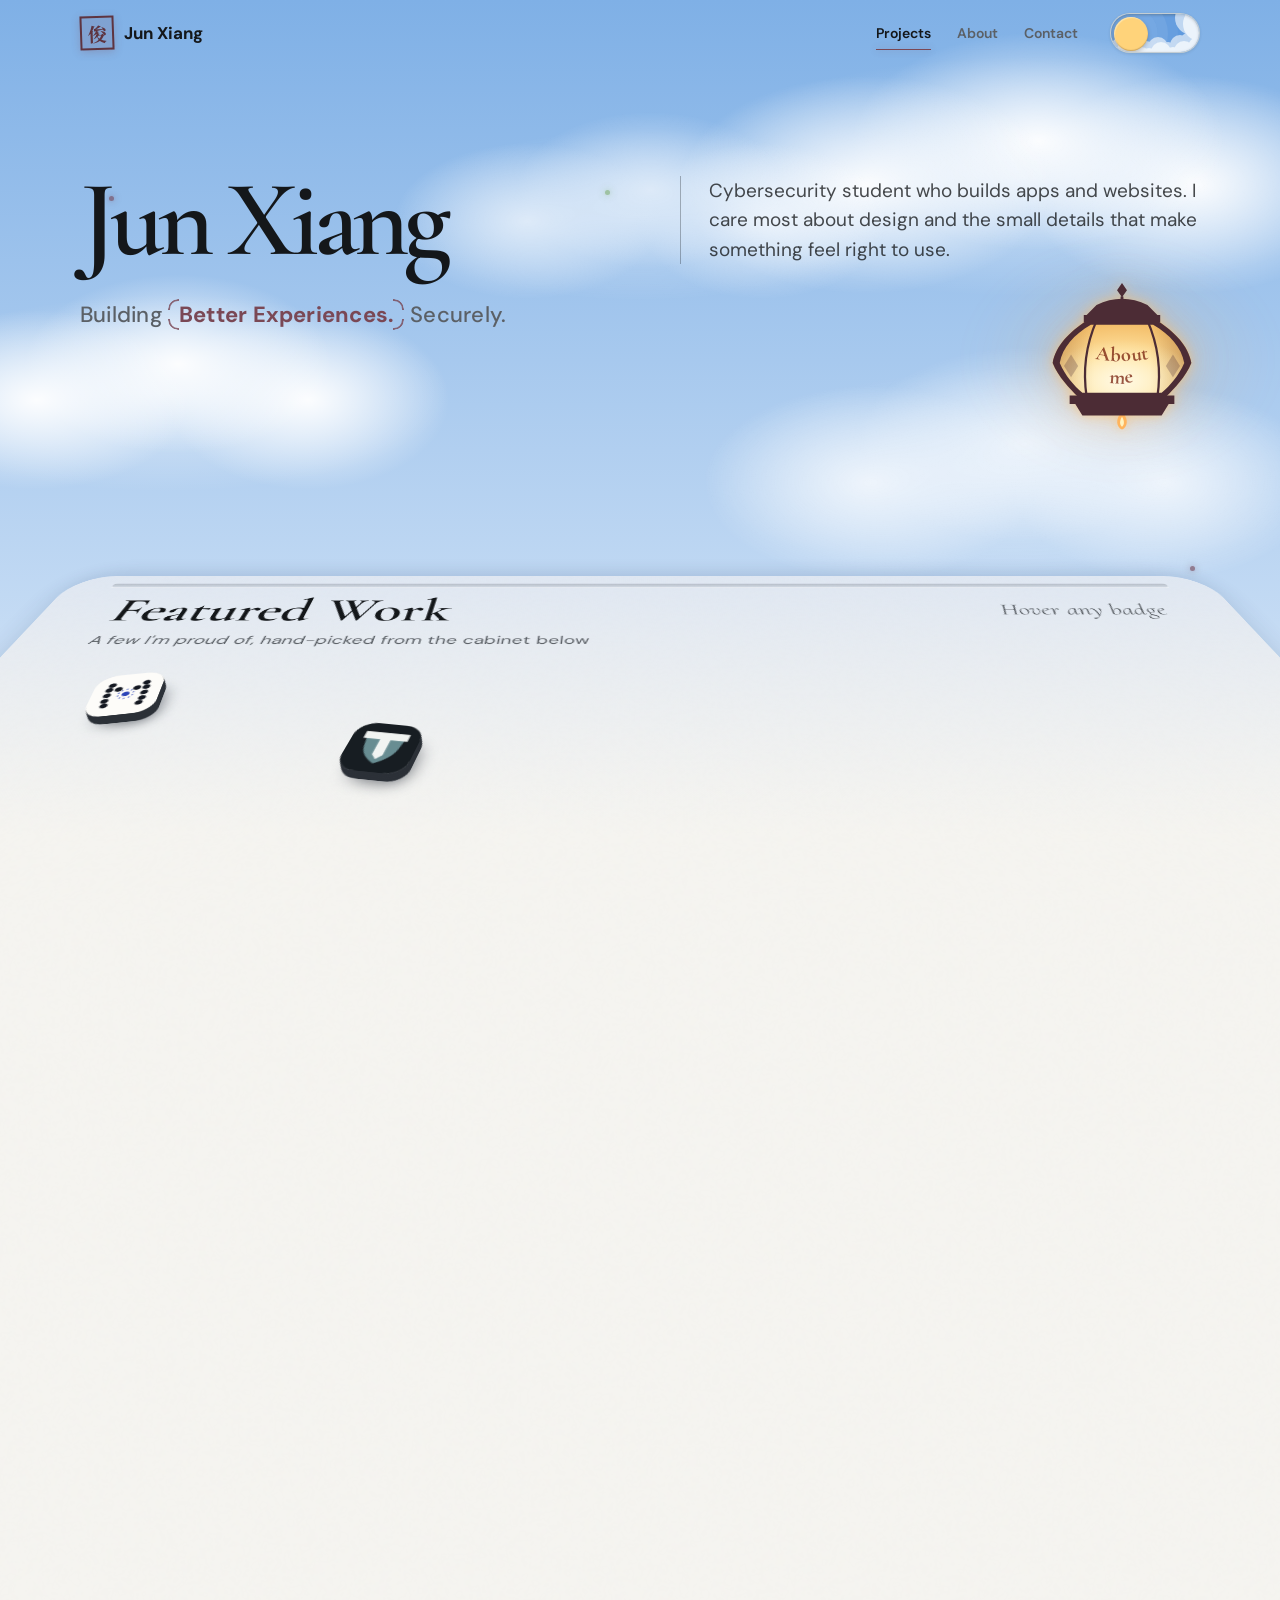
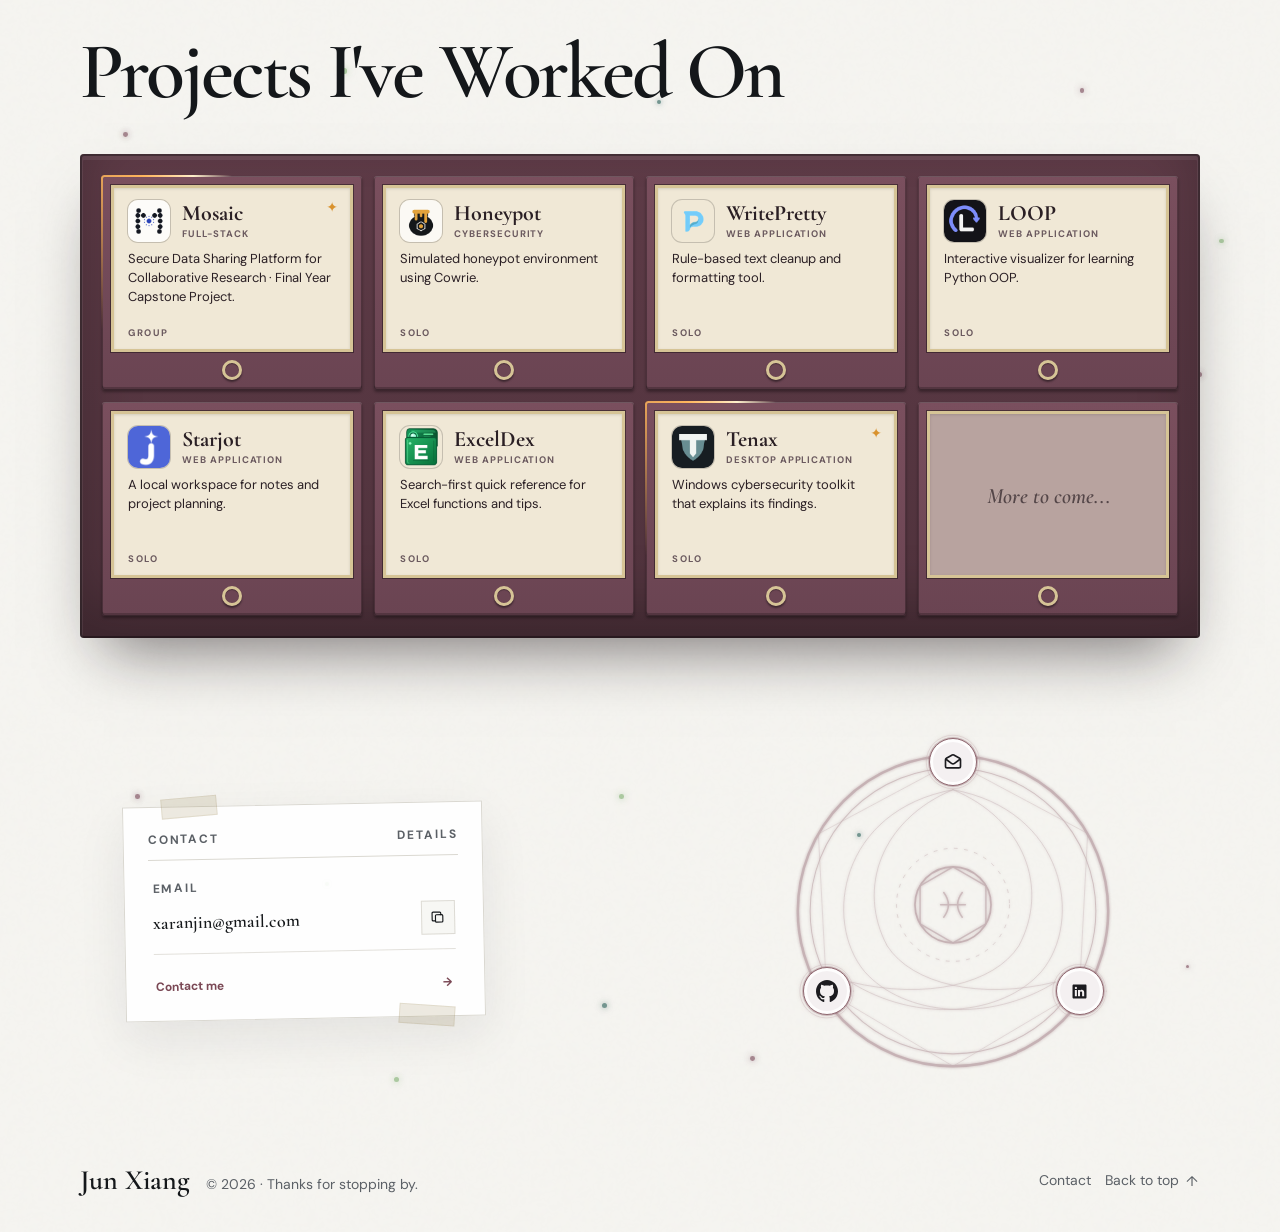
<file: index.html>
<!DOCTYPE html>
<html lang="en">
<head>
  <meta charset="UTF-8">
  <meta name="viewport" content="width=device-width, initial-scale=1.0">
  <meta name="description" content="My portfolio featuring work in security, full-stack development, and interactive tools.">
  <title>Portfolio | Jun Xiang</title>

  <link rel="preconnect" href="https://fonts.googleapis.com">
  <link rel="preconnect" href="https://fonts.gstatic.com" crossorigin>
  <link href="https://fonts.googleapis.com/css2?family=Cormorant+Garamond:wght@500;600;700&family=DM+Sans:wght@400;500;600;700&display=swap" rel="stylesheet">
  <!-- Logo Character -->
  <link href="https://fonts.googleapis.com/css2?family=Noto+Serif+SC:wght@600&text=%E4%BF%8A&display=swap" rel="stylesheet">

  <!-- Website Icons -->
  <link rel="icon" type="image/png" sizes="32x32" href="assets/icons/portfolio-favicon-32.png"> <!-- For browsers that use 32x32 -->
  <link rel="icon" type="image/png" sizes="16x16" href="assets/icons/portfolio-favicon-16.png"> <!-- For older browsers -->
  <link rel="icon" type="image/svg+xml" sizes="any" href="assets/icons/portfolio-favicon.svg">  <!-- For supported browsers -->
  <link rel="apple-touch-icon" sizes="180x180" href="assets/icons/portfolio-apple-icon.png">    <!-- For apple icons -->

  <!-- Social Sharing Preview -->
  <meta property="og:type" content="website">
  <meta property="og:url" content="https://asorajx.github.io/portfolio/">
  <meta property="og:site_name" content="Jun Xiang">
  <meta property="og:title" content="Portfolio | Jun Xiang">
  <meta property="og:description" content="Things I'm building and learning along the way.">
  <meta property="og:image" content="https://asorajx.github.io/portfolio/assets/icons/share-preview.png">
  <meta property="og:image:width" content="1200">
  <meta property="og:image:height" content="630">
  <meta property="og:image:alt" content="Jun Xiang beside a brush-calligraphy 俊 on parchment, with an ink branch and a plum seal">
  <meta name="twitter:card" content="summary_large_image">
  <meta name="twitter:image" content="https://asorajx.github.io/portfolio/assets/icons/share-preview.png">

  <script>
    try {
      document.documentElement.dataset.theme =
        localStorage.getItem('portfolio-theme') ||
        (matchMedia('(prefers-color-scheme: light)').matches ? 'light' : 'dark');
    } catch (error) {}

    /* Jump straight to a linked section instead of smooth-scrolling the whole page on arrival. */
    if (location.hash) {
      document.documentElement.style.scrollBehavior = 'auto';
      addEventListener('load', () => requestAnimationFrame(() => {
        document.documentElement.style.removeProperty('scroll-behavior');
      }));
    }
  </script>
  <link rel="stylesheet" href="style.css">
  <!-- Book Preview Styles -->
  <link rel="stylesheet" href="theme.css">
  <link rel="stylesheet" href="sky.css">
  <link rel="stylesheet" href="home.css">
  <meta name="theme-color" content="#f3eedf" media="(prefers-color-scheme: light)">
  <meta name="theme-color" content="#19211d" media="(prefers-color-scheme: dark)">
</head>

<body>
  <a class="skip-link" href="#main">Skip to Content</a>


  <!-- =========================
       Header and Navigation
       ========================= -->

  <!-- Sideways blur used while the lantern flies. -->
  <svg width="0" height="0" style="position: absolute" aria-hidden="true" focusable="false">
    <filter id="motionBlur" x="-30%" y="-10%" width="160%" height="120%">
      <feGaussianBlur id="motionBlurFx" stdDeviation="0 0"/>
    </filter>
  </svg>

  <header class="site-header">
    <div class="container nav-wrapper">
      <a class="logo" href="#home" aria-label="Jun Xiang home">
        <span class="logo-mark" lang="zh-CN" aria-hidden="true">俊</span>
        <span>Jun Xiang</span>
      </a>

      <nav class="nav-links" aria-label="Primary navigation">
        <a class="active" href="#cabinet">Projects</a>
        <a href="./about.html">About</a>
        <a href="#contact" data-contact-nav>Contact</a>
      </nav>

      <label class="theme-toggle theme-switch" title="Toggle light and dark theme">
        <input
          id="themeToggle"
          type="checkbox"
          class="theme-switch__checkbox"
          aria-label="Switch to light theme"
        >

        <span class="theme-switch__container" aria-hidden="true">
          <span class="theme-switch__clouds"></span>

          <span class="theme-switch__stars-container">
            <svg xmlns="http://www.w3.org/2000/svg" viewBox="0 0 144 55" fill="none">
              <path
                fill="currentColor"
                fill-rule="evenodd"
                clip-rule="evenodd"
                d="M135.831 3.00688C135.055 3.85027 134.111 4.29946 133 4.35447C134.111 4.40947 135.055 4.85867 135.831 5.71123C136.607 6.55462 136.996 7.56303 136.996 8.72727C136.996 7.95722 137.172 7.25134 137.525 6.59129C137.886 5.93124 138.372 5.39954 138.98 5.00535C139.598 4.60199 140.268 4.39114 141 4.35447C139.88 4.2903 138.936 3.85027 138.16 3.00688C137.384 2.16348 136.996 1.16425 136.996 0C136.996 1.16425 136.607 2.16348 135.831 3.00688ZM31 23.3545C32.1114 23.2995 33.0551 22.8503 33.8313 22.0069C34.6075 21.1635 34.9956 20.1642 34.9956 19C34.9956 20.1642 35.3837 21.1635 36.1599 22.0069C36.9361 22.8503 37.8798 23.2903 39 23.3545C38.2679 23.3911 37.5976 23.602 36.9802 24.0053C36.3716 24.3995 35.8864 24.9312 35.5248 25.5913C35.172 26.2513 34.9956 26.9572 34.9956 27.7273C34.9956 26.563 34.6075 25.5546 33.8313 24.7112C33.0551 23.8587 32.1114 23.4095 31 23.3545ZM0 36.3545C1.11136 36.2995 2.05513 35.8503 2.83131 35.0069C3.6075 34.1635 3.99559 33.1642 3.99559 32C3.99559 33.1642 4.38368 34.1635 5.15987 35.0069C5.93605 35.8503 6.87982 36.2903 8 36.3545C7.26792 36.3911 6.59757 36.602 5.98015 37.0053C5.37155 37.3995 4.88644 37.9312 4.52481 38.5913C4.172 39.2513 3.99559 39.9572 3.99559 40.7273C3.99559 39.563 3.6075 38.5546 2.83131 37.7112C2.05513 36.8587 1.11136 36.4095 0 36.3545ZM56.8313 24.0069C56.0551 24.8503 55.1114 25.2995 54 25.3545C55.1114 25.4095 56.0551 25.8587 56.8313 26.7112C57.6075 27.5546 57.9956 28.563 57.9956 29.7273C57.9956 28.9572 58.172 28.2513 58.5248 27.5913C58.8864 26.9312 59.3716 26.3995 59.9802 26.0053C60.5976 25.602 61.2679 25.3911 62 25.3545C60.8798 25.2903 59.9361 24.8503 59.1599 24.0069C58.3837 23.1635 57.9956 22.1642 57.9956 21C57.9956 22.1642 57.6075 23.1635 56.8313 24.0069ZM81 25.3545C82.1114 25.2995 83.0551 24.8503 83.8313 24.0069C84.6075 23.1635 84.9956 22.1642 84.9956 21C84.9956 22.1642 85.3837 23.1635 86.1599 24.0069C86.9361 24.8503 87.8798 25.2903 89 25.3545C88.2679 25.3911 87.5976 25.602 86.9802 26.0053C86.3716 26.3995 85.8864 26.9312 85.5248 27.5913C85.172 28.2513 84.9956 28.9572 84.9956 29.7273C84.9956 28.563 84.6075 27.5546 83.8313 26.7112C83.0551 25.8587 82.1114 25.4095 81 25.3545ZM136 36.3545C137.111 36.2995 138.055 35.8503 138.831 35.0069C139.607 34.1635 139.996 33.1642 139.996 32C139.996 33.1642 140.384 34.1635 141.16 35.0069C141.936 35.8503 142.88 36.2903 144 36.3545C143.268 36.3911 142.598 36.602 141.98 37.0053C141.372 37.3995 140.886 37.9312 140.525 38.5913C140.172 39.2513 139.996 39.9572 139.996 40.7273C139.996 39.563 139.607 38.5546 138.831 37.7112C138.055 36.8587 137.111 36.4095 136 36.3545ZM101.831 49.0069C101.055 49.8503 100.111 50.2995 99 50.3545C100.111 50.4095 101.055 50.8587 101.831 51.7112C102.607 52.5546 102.996 53.563 102.996 54.7273C102.996 53.9572 103.172 53.2513 103.525 52.5913C103.886 51.9312 104.372 51.3995 104.98 51.00535C105.598 50.60199 106.268 50.39114 107 50.3545C105.88 50.2903 104.936 49.85027 104.16 49.00688C103.384 48.16348 102.996 47.16425 102.996 46C102.996 47.16425 102.607 48.16348 101.831 49.0069Z"
              ></path>
            </svg>
          </span>

          <span class="theme-switch__circle-container">
            <span class="theme-switch__sun-moon-container">
              <span class="theme-switch__moon">
                <span class="theme-switch__spot"></span>
                <span class="theme-switch__spot"></span>
                <span class="theme-switch__spot"></span>
              </span>
            </span>
          </span>
        </span>
      </label>
    </div>
  </header>

  <main id="main" tabindex="-1">

  <!-- =========================
       Hero and Desk
       ========================= -->

    <div class="hero-track">
    <section id="home" class="hero-desk" aria-labelledby="heroTitle">
      <div class="hero-sky" aria-hidden="true">
        <span class="sky-stars"></span>
        <span class="sky-cloud sky-cloud-1"></span>
        <span class="sky-cloud sky-cloud-2"></span>
        <span class="sky-cloud sky-cloud-3"></span>
        <span class="sky-cloud sky-cloud-4"></span>
      </div>

      <div class="container hero-grid">
        <div class="hero-copy">
          <h1 id="heroTitle">Jun Xiang</h1>
          <p class="hero-tagline"><span class="hero-tagline__line">Building <button class="hero-tagline__phrase" type="button" aria-label="Better Experiences, press for the next phrase" data-words="Better Experiences.|Web Apps.|Useful Tools.|Clean Interfaces."><span class="hero-tagline__word is-current">Better Experiences.</span></button></span> <span class="hero-tagline__line">Securely.</span></p>
        </div>

        <div class="hero-aside">
          <p class="hero-brief">Cybersecurity student who builds apps and websites. I care most about design and the small details that make something feel right to use.</p>

          <a class="hero-lantern" href="./about.html" aria-label="About me">
            <span class="lantern-glow" aria-hidden="true"></span>
            <svg class="lantern-art" viewBox="0 0 110 106" aria-hidden="true" focusable="false"><defs><radialGradient id="lanternPaper" cx=".5" cy=".78" r=".85"><stop offset="0" style="stop-color: var(--lantern-core)"/><stop offset=".4" style="stop-color: var(--lantern-mid)"/><stop offset="1" style="stop-color: var(--lantern-edge)"/></radialGradient><linearGradient id="lanternShade" x1="0" y1="0" x2="1" y2="0"><stop offset="0" stop-color="#7a3d14" stop-opacity=".3"/><stop offset=".3" stop-color="#7a3d14" stop-opacity="0"/><stop offset=".7" stop-color="#7a3d14" stop-opacity="0"/><stop offset="1" stop-color="#7a3d14" stop-opacity=".36"/></linearGradient><radialGradient id="lanternInner" cx=".5" cy=".8" r=".55"><stop offset="0" stop-color="#fff9e3" stop-opacity=".85"/><stop offset="1" stop-color="#fff2c2" stop-opacity="0"/></radialGradient></defs><path class="lantern-flame" d="M55 92 C50 98 51 103 55 105 C59 103 60 98 55 92 Z"/><path class="lantern-core" d="M55 96 C53 99 53.4 102 55 103 C56.6 102 57 99 55 96 Z"/><path class="lantern-body" d="M30 28 H80 C92 36 102 46 104 58 C100 68 92 76 86 82 H24 C18 76 10 68 6 58 C8 46 18 36 30 28 Z"/><path class="lantern-shade" d="M30 28 H80 C92 36 102 46 104 58 C100 68 92 76 86 82 H24 C18 76 10 68 6 58 C8 46 18 36 30 28 Z"/><path class="lantern-inner" d="M30 28 H80 C92 36 102 46 104 58 C100 68 92 76 86 82 H24 C18 76 10 68 6 58 C8 46 18 36 30 28 Z"/><path class="lantern-lozenge" d="M19 52 L24 60 L19 68 L14 60 Z"/><path class="lantern-lozenge" d="M91 52 L96 60 L91 68 L86 60 Z"/><path class="lantern-line" d="M37 28 C30 44 27 62 30 82 M73 28 C80 44 83 62 80 82"/><path class="lantern-frame" d="M30 28 H80 C92 36 102 46 104 58 C100 68 92 76 86 82 H24 C18 76 10 68 6 58 C8 46 18 36 30 28 Z M33 31 C21 38 13 47 11 58 C15 67 21 74 27 79 H83 C89 74 95 67 99 58 C97 47 89 38 77 31 Z" fill-rule="evenodd"/><path class="lantern-frame" d="M55 1.5 L58.5 6.5 L55 11.5 L51.5 6.5 Z M54 11 H56 V16 H54 Z"/><path class="lantern-frame" d="M37 17 Q55 8 73 17 L80 24 H30 Z M28 24 H82 V29 H28 Z"/><path class="lantern-frame" d="M18 81 H92 V87 H18 Z M22 87 H88 L83 95 H27 Z"/><g aria-hidden="true"><path id="lanternLine0" d="M36 55 Q55 58.5 74 55" fill="none"/><path id="lanternLine1" d="M44 71 Q55 73.5 66 71" fill="none"/><text class="lantern-text" font-size="14.5" text-anchor="middle"><textPath href="#lanternLine0" startOffset="50%">About</textPath></text><text class="lantern-text" font-size="14.5" text-anchor="middle"><textPath href="#lanternLine1" startOffset="50%">me</textPath></text></g></svg>
          </a>
        </div>
      </div>

      <div class="desk">
        <div class="desk-plane">
          <div class="desk-surface" aria-hidden="true"></div>
          <p class="desk-title" aria-hidden="true">Featured Work</p>
          <p class="desk-sub" aria-hidden="true">A few I'm proud of, hand-picked from the cabinet below</p>
          <p class="desk-hint" aria-hidden="true"><span class="hint-idle">Hover any badge</span><span class="hint-active">Click to see more</span></p>
          <div class="desk-props" aria-hidden="true">
            <span class="desk-groove"></span>
          </div>
          <div class="desk-items" role="group" aria-label="Featured projects"></div>
        </div>
      </div>
    </section>
    </div>


  <!-- =========================
       Cabinet
       ========================= -->

    <section id="cabinet" class="section" aria-labelledby="cabinetTitle">
      <div class="container">
        <h2 id="cabinetTitle" class="cabinet-heading">Projects I've Worked On</h2>
        <!-- cabinet.js builds the drawers from project-data.js. -->
        <div class="cabinet"></div>
      </div>
    </section>


  <!-- =========================
       Magic Circle and Contact
       ========================= -->

    <section id="contact" class="contact-section">
      <div class="container hero-grid">
        <div class="hero-copy">
          <aside class="apothecary-note contact-note" aria-label="Contact information">
            <div class="note-topline">
              <span>Contact</span>
              <span>Details</span>
            </div>

            <div class="contact-note-body contact-note-compact">

              <div class="contact-email-block">
                <span class="contact-detail-label">Email</span>
                <div class="contact-email-line">

                  <a class="contact-email-address" href="mailto:xaranjin@gmail.com">xaranjin@gmail.com</a>
                  <button class="contact-copy-button" type="button" data-copy-email="xaranjin@gmail.com" aria-label="Copy email address" title="Copy email address">
                    <svg class="copy-symbol" viewBox="0 0 24 24" aria-hidden="true"><rect x="8" y="8" width="11" height="11" rx="1.5" pathLength="1"></rect><path d="M16 8V5.5A1.5 1.5 0 0 0 14.5 4h-10A1.5 1.5 0 0 0 3 5.5v10A1.5 1.5 0 0 0 4.5 17H8" pathLength="1"></path></svg>
                    <svg class="copy-check" viewBox="0 0 24 24" aria-hidden="true"><path d="m5 12 4 4 10-10" pathLength="1"></path></svg>
                  </button>

                </div>
              </div>

              <button class="contact-form-button" type="button" data-open-contact>
                Contact me <span class="fly-arrow fly-arrow--right" aria-hidden="true"><span>→</span><span>→</span></span>
              </button>

            </div>
          </aside>
        </div>

        <div class="hero-note-wrap">
          <div class="magic-circle-stage" aria-label="Contact links">
            <svg class="magic-circle" viewBox="0 0 360 360" aria-hidden="true" focusable="false">
              <defs>
                <filter id="magicGlow" x="-35%" y="-35%" width="170%" height="170%">
                  <feGaussianBlur stdDeviation="1.35" result="blur"/>
                  <feMerge>
                    <feMergeNode in="blur"/>
                    <feMergeNode in="SourceGraphic"/>
                  </feMerge>
                </filter>
              </defs>
              <g class="magic-glyph" filter="url(#magicGlow)">

                <circle class="magic-ring magic-ring-outer" cx="180" cy="180" r="151"/>
                <circle class="magic-ring magic-ring-inner" cx="180" cy="180" r="139"/>

                <path class="magic-reflected-lines" d="M180 35 L49 105 L57 258 L180 331 L303 258 L311 105 Z"/>

                <path class="magic-crescent" d="M180 62 C290 82 307 190 266 239 C228 282 145 290 80 249 C154 267 220 251 244 214 C274 158 250 91 180 62 Z"/>
                <path class="magic-crescent" transform="translate(360 0) scale(-1 1)" d="M180 62 C290 82 307 190 266 239 C228 282 145 290 80 249 C154 267 220 251 244 214 C274 158 250 91 180 62 Z"/>

                <circle class="magic-core-orbit" cx="180" cy="174" r="55"/>
                <circle class="magic-core" cx="180" cy="174" r="37"/>

                <path class="magic-core-mark" d="M180 137 L212 155.5 L212 192.5 L180 211 L148 192.5 L148 155.5 Z"/>

                <path class="magic-pisces" d="M171 162 Q180 174 171 186 M189 162 Q180 174 189 186 M168 174 H192"/>

                <circle class="magic-node-halo magic-node-email" cx="180" cy="35" r="26"/>
                <circle class="magic-seal magic-node-email" cx="180" cy="35" r="19"/>

                <circle class="magic-node-halo magic-node-github" cx="57" cy="258" r="26"/>
                <circle class="magic-seal magic-node-github" cx="57" cy="258" r="19"/>

                <circle class="magic-node-halo magic-node-linkedin" cx="303" cy="258" r="26"/>
                <circle class="magic-seal magic-node-linkedin" cx="303" cy="258" r="19"/>

              </g>
            </svg>

            <div class="magic-socials">
              <a
                class="magic-social-link magic-social-email"
                data-magic-node="email"
                href="mailto:xaranjin@gmail.com"
                aria-label="Send email"
                title="Email"
              >
                <span class="magic-social-icon magic-social-icon-email" aria-hidden="true"></span>
              </a>

              <a
                class="magic-social-link magic-social-github"
                data-magic-node="github"
                href="https://github.com/Asorajx"
                aria-label="GitHub"
                title="GitHub"
                target="_blank"
                rel="noopener noreferrer"
              >
                <span class="magic-social-icon magic-social-icon-github" aria-hidden="true"></span>
              </a>

              <a
                class="magic-social-link magic-social-linkedin"
                data-magic-node="linkedin"
                href="https://www.linkedin.com/in/junx1ang/"
                aria-label="LinkedIn"
                title="LinkedIn"
                target="_blank"
                rel="noopener noreferrer"
              >
                <span class="magic-social-icon magic-social-icon-linkedin" aria-hidden="true"></span>
              </a>
            </div>
          </div>

        </div>
      </div>
    </section>

  </main>


  <!-- =========================
       Footer
       ========================= -->

  <footer class="site-footer">
    <div class="container footer-inner">
      <div class="footer-row">
        <div class="footer-brand">
          <p class="footer-name">Jun Xiang</p>
          <p class="footer-tagline">© <span id="currentYear">2026</span> · Thanks for stopping by.</p>
        </div>

        <div class="footer-links">
          <a class="footer-contact" href="#contact" data-contact-nav>Contact</a>
          <a class="footer-back-link" href="#home">Back to top <span class="fly-arrow fly-arrow--up" aria-hidden="true"><span>↑</span><span>↑</span></span></a>
        </div>
      </div>
    </div>
  </footer>


  <!-- =========================
       Contact Form
       ========================= -->

  <div id="contactModal" class="contact-modal" aria-hidden="true">
    <div
      id="contactDialog"
      class="contact-dialog"
      role="dialog"
      aria-modal="true"
      aria-labelledby="contactDialogTitle"
      aria-describedby="contactFormNote"
    >
      <button id="contactClose" class="contact-dialog-close" type="button" aria-label="Close contact form">
        <svg viewBox="0 0 24 24" aria-hidden="true"><path d="M7 7l10 10M17 7 7 17"></path></svg>
      </button>

      <div class="contact-dialog-heading">
        <p class="eyebrow">Get in touch</p>
        <h2 id="contactDialogTitle">Contact me</h2>
      </div>

      <form
        id="contactForm"
        class="contact-form"
        action="https://formspree.io/f/mljgjpdq"
        method="POST"
        novalidate
      >
        <label class="contact-field">
          <span>Name</span>
          <input id="contactName" name="name" type="text" autocomplete="name" required aria-describedby="contactNameError">
          <small id="contactNameError" class="contact-error" hidden></small>
        </label>

        <label class="contact-field">
          <span>Email</span>
          <input name="email" type="email" autocomplete="email" required aria-describedby="contactEmailError">
          <small id="contactEmailError" class="contact-error" hidden></small>
        </label>

        <label class="contact-field">
          <span>Message</span>
          <textarea name="message" rows="5" required aria-describedby="contactMessageError"></textarea>
          <small id="contactMessageError" class="contact-error" hidden></small>
        </label>

        <p
          id="contactFormNote"
          class="contact-form-note"
          role="status"
          aria-live="polite"
          aria-atomic="true"
        >
          Your message will be sent directly through this form.
        </p>

        <button class="primary-button contact-submit" type="submit">Send message</button>
      </form>

    </div>
  </div>


  <!-- =========================
       Scripts
       ========================= -->

  <!-- Project data/renderer loads before the shared interaction script. -->
  <script src="project-data.js"></script>
  <script src="script.js"></script>
  <script src="contact.js"></script>
  <script src="cabinet.js"></script>
  <script src="lantern.js"></script>
  <script src="desk.js"></script>
</body>
</html>
</file>
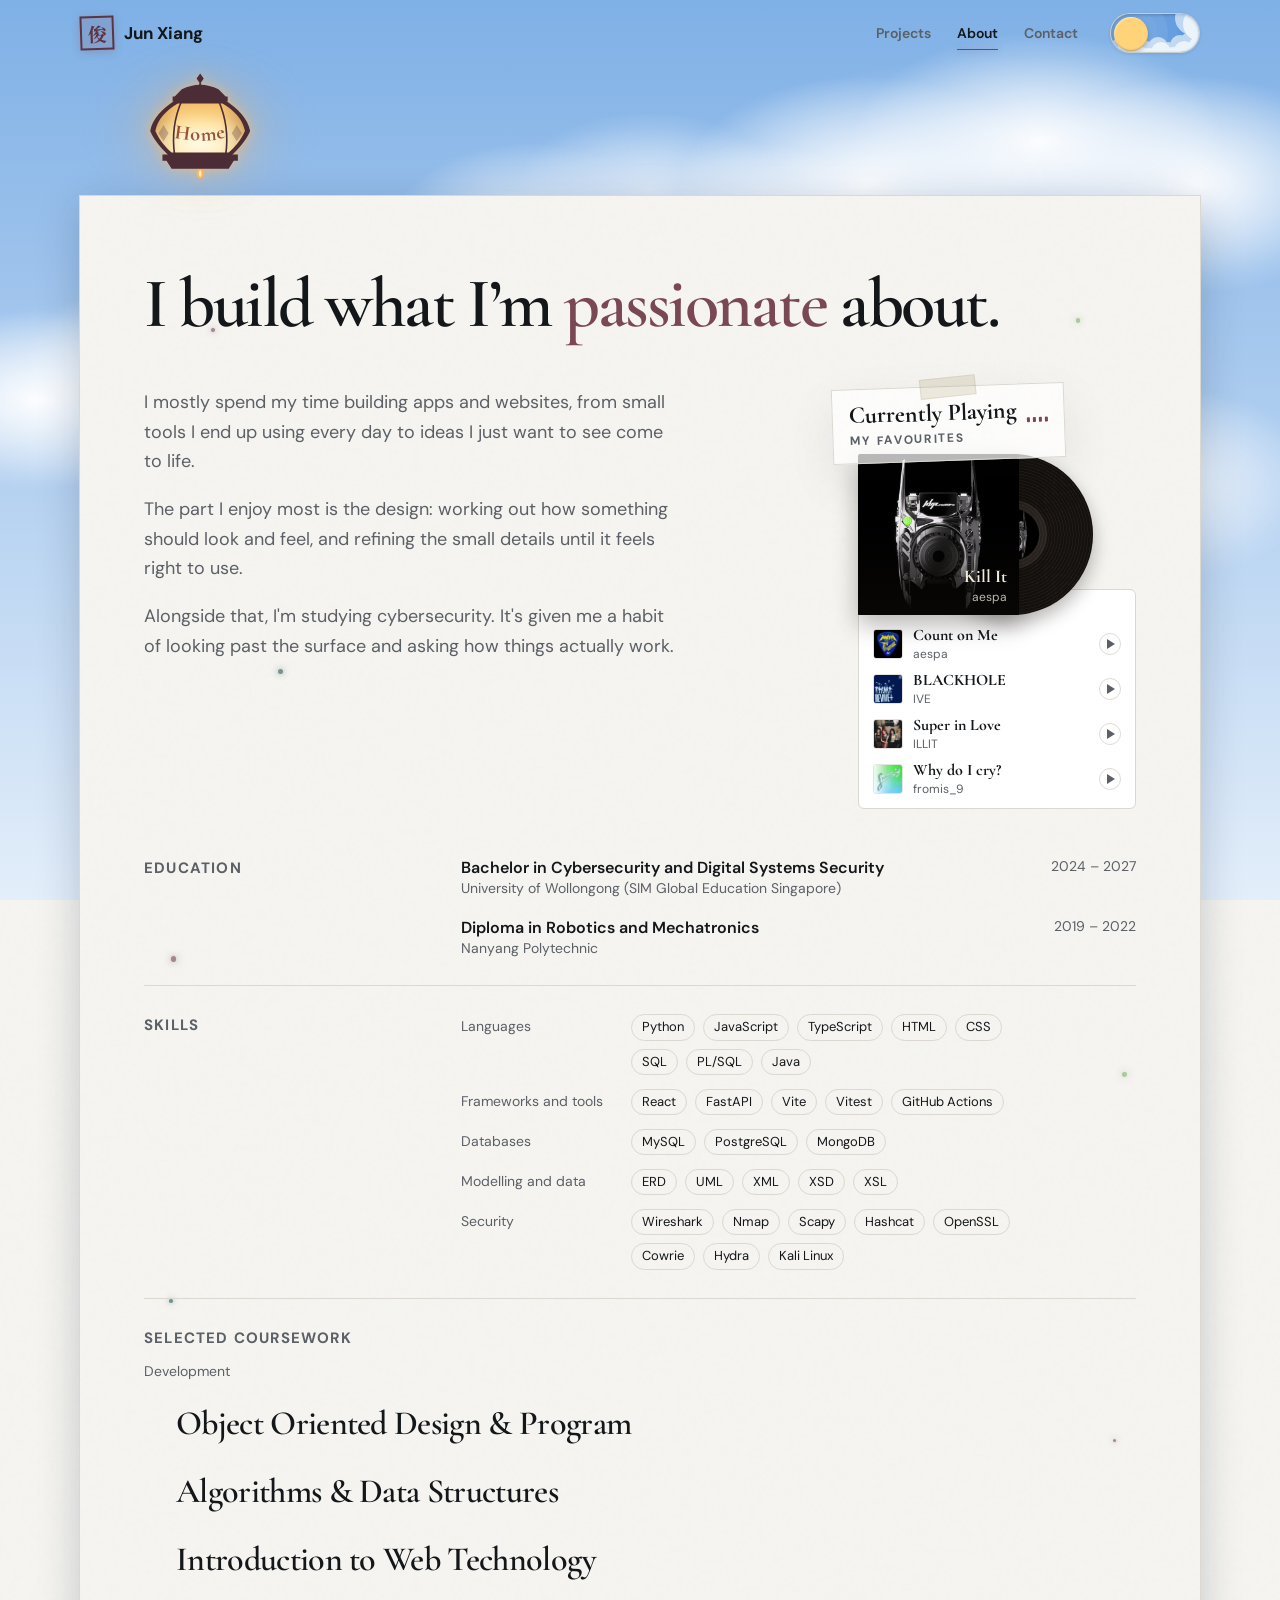
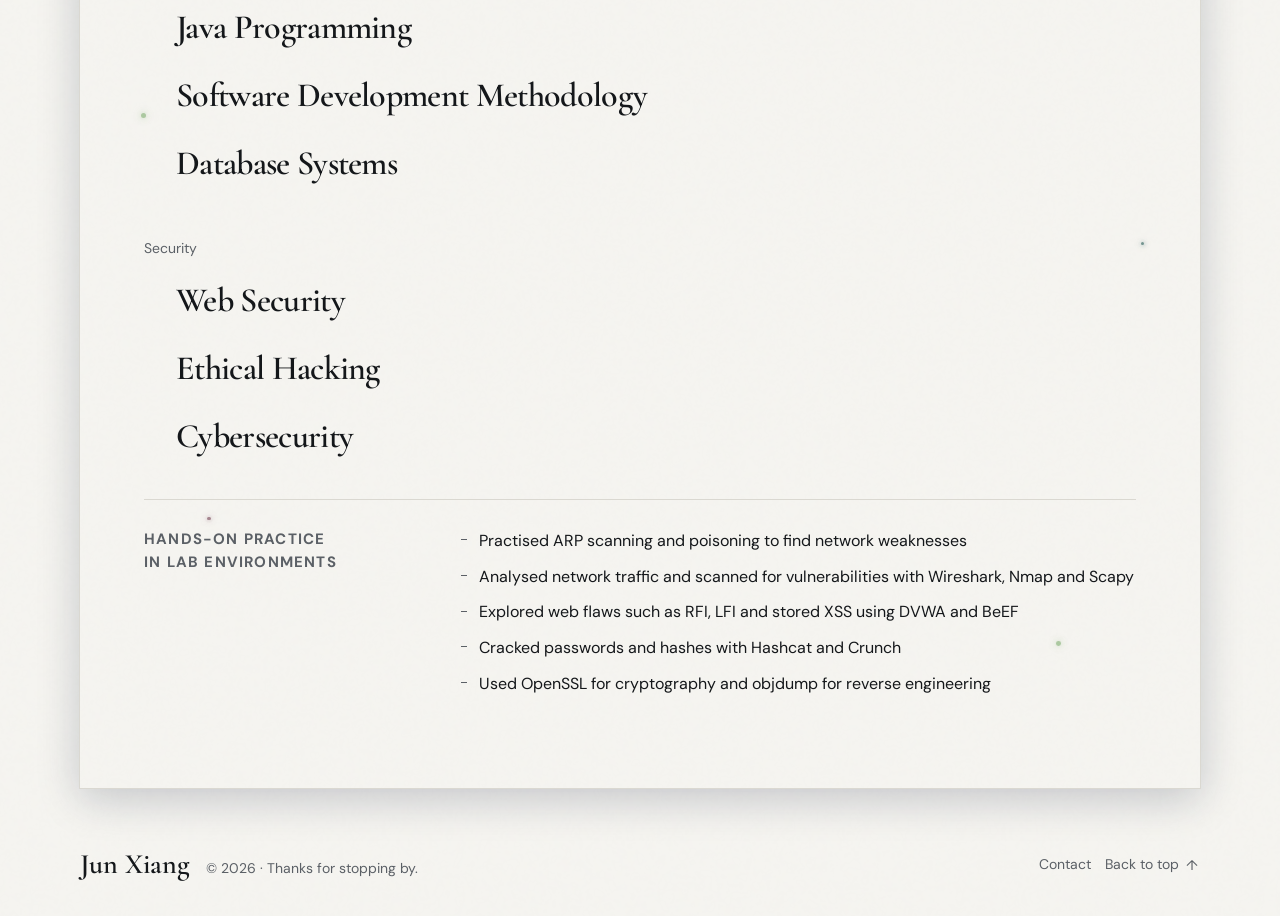
<file: about.html>
<!DOCTYPE html>
<html lang="en">
<head>
  <meta charset="UTF-8">
  <meta name="viewport" content="width=device-width, initial-scale=1.0">
  <meta name="description" content="About Jun Xiang — building and designing apps and websites, and studying cybersecurity.">
  <title>About | Jun Xiang</title>

  <link rel="preconnect" href="https://fonts.googleapis.com">
  <link rel="preconnect" href="https://fonts.gstatic.com" crossorigin>
  <link href="https://fonts.googleapis.com/css2?family=Cormorant+Garamond:wght@500;600;700&family=DM+Sans:wght@400;500;600;700&display=swap" rel="stylesheet">
  <!-- Logo Character -->
  <link href="https://fonts.googleapis.com/css2?family=Noto+Serif+SC:wght@600&text=%E4%BF%8A&display=swap" rel="stylesheet">

  <link rel="icon" type="image/png" sizes="32x32" href="assets/icons/portfolio-favicon-32.png">
  <!-- Social preview details for links shared to other platforms. -->
  <meta property="og:type" content="website">
  <meta property="og:url" content="https://asorajx.github.io/portfolio/about.html">
  <meta property="og:site_name" content="Jun Xiang">
  <meta property="og:title" content="About | Jun Xiang">
  <meta property="og:description" content="A little about me, what I enjoy building and designing, and what I am listening to.">
  <meta property="og:image" content="https://asorajx.github.io/portfolio/assets/icons/share-preview.png">
  <meta property="og:image:width" content="1200">
  <meta property="og:image:height" content="630">
  <meta property="og:image:alt" content="Jun Xiang beside a brush-calligraphy 俊 on parchment, with an ink branch and a plum seal">
  <meta name="twitter:card" content="summary_large_image">
  <meta name="twitter:image" content="https://asorajx.github.io/portfolio/assets/icons/share-preview.png">

  <script>
    try {
      document.documentElement.dataset.theme =
        localStorage.getItem('portfolio-theme') ||
        (matchMedia('(prefers-color-scheme: light)').matches ? 'light' : 'dark');
    } catch (error) {}
  </script>
  <link rel="stylesheet" href="style.css">
  <link rel="stylesheet" href="about.css">
  <link rel="stylesheet" href="theme.css">
  <link rel="stylesheet" href="sky.css">
  <meta name="theme-color" content="#f3eedf" media="(prefers-color-scheme: light)">
  <meta name="theme-color" content="#19211d" media="(prefers-color-scheme: dark)">
</head>

<body>
  <a class="skip-link" href="#main">Skip to Content</a>


  <!-- =========================
       Header and Navigation
       ========================= -->

  <header class="site-header">
    <div class="container nav-wrapper">
      <a class="logo" href="index.html" aria-label="Jun Xiang home">
        <span class="logo-mark" lang="zh-CN" aria-hidden="true">俊</span>
        <span>Jun Xiang</span>
      </a>

      <nav class="nav-links" aria-label="Primary navigation">
        <a href="index.html#cabinet">Projects</a>
        <a class="active" href="about.html">About</a>
        <a href="index.html#contact" data-contact-nav>Contact</a>
      </nav>

      <label class="theme-toggle theme-switch" title="Toggle light and dark theme">
        <input
          id="themeToggle"
          type="checkbox"
          class="theme-switch__checkbox"
          aria-label="Switch to light theme"
        >

        <span class="theme-switch__container" aria-hidden="true">
          <span class="theme-switch__clouds"></span>

          <span class="theme-switch__stars-container">
            <svg xmlns="http://www.w3.org/2000/svg" viewBox="0 0 144 55" fill="none">
              <path
                fill="currentColor"
                fill-rule="evenodd"
                clip-rule="evenodd"
                d="M135.831 3.00688C135.055 3.85027 134.111 4.29946 133 4.35447C134.111 4.40947 135.055 4.85867 135.831 5.71123C136.607 6.55462 136.996 7.56303 136.996 8.72727C136.996 7.95722 137.172 7.25134 137.525 6.59129C137.886 5.93124 138.372 5.39954 138.98 5.00535C139.598 4.60199 140.268 4.39114 141 4.35447C139.88 4.2903 138.936 3.85027 138.16 3.00688C137.384 2.16348 136.996 1.16425 136.996 0C136.996 1.16425 136.607 2.16348 135.831 3.00688ZM31 23.3545C32.1114 23.2995 33.0551 22.8503 33.8313 22.0069C34.6075 21.1635 34.9956 20.1642 34.9956 19C34.9956 20.1642 35.3837 21.1635 36.1599 22.0069C36.9361 22.8503 37.8798 23.2903 39 23.3545C38.2679 23.3911 37.5976 23.602 36.9802 24.0053C36.3716 24.3995 35.8864 24.9312 35.5248 25.5913C35.172 26.2513 34.9956 26.9572 34.9956 27.7273C34.9956 26.563 34.6075 25.5546 33.8313 24.7112C33.0551 23.8587 32.1114 23.4095 31 23.3545ZM0 36.3545C1.11136 36.2995 2.05513 35.8503 2.83131 35.0069C3.6075 34.1635 3.99559 33.1642 3.99559 32C3.99559 33.1642 4.38368 34.1635 5.15987 35.0069C5.93605 35.8503 6.87982 36.2903 8 36.3545C7.26792 36.3911 6.59757 36.602 5.98015 37.0053C5.37155 37.3995 4.88644 37.9312 4.52481 38.5913C4.172 39.2513 3.99559 39.9572 3.99559 40.7273C3.99559 39.563 3.6075 38.5546 2.83131 37.7112C2.05513 36.8587 1.11136 36.4095 0 36.3545ZM56.8313 24.0069C56.0551 24.8503 55.1114 25.2995 54 25.3545C55.1114 25.4095 56.0551 25.8587 56.8313 26.7112C57.6075 27.5546 57.9956 28.563 57.9956 29.7273C57.9956 28.9572 58.172 28.2513 58.5248 27.5913C58.8864 26.9312 59.3716 26.3995 59.9802 26.0053C60.5976 25.602 61.2679 25.3911 62 25.3545C60.8798 25.2903 59.9361 24.8503 59.1599 24.0069C58.3837 23.1635 57.9956 22.1642 57.9956 21C57.9956 22.1642 57.6075 23.1635 56.8313 24.0069ZM81 25.3545C82.1114 25.2995 83.0551 24.8503 83.8313 24.0069C84.6075 23.1635 84.9956 22.1642 84.9956 21C84.9956 22.1642 85.3837 23.1635 86.1599 24.0069C86.9361 24.8503 87.8798 25.2903 89 25.3545C88.2679 25.3911 87.5976 25.602 86.9802 26.0053C86.3716 26.3995 85.8864 26.9312 85.5248 27.5913C85.172 28.2513 84.9956 28.9572 84.9956 29.7273C84.9956 28.563 84.6075 27.5546 83.8313 26.7112C83.0551 25.8587 82.1114 25.4095 81 25.3545ZM136 36.3545C137.111 36.2995 138.055 35.8503 138.831 35.0069C139.607 34.1635 139.996 33.1642 139.996 32C139.996 33.1642 140.384 34.1635 141.16 35.0069C141.936 35.8503 142.88 36.2903 144 36.3545C143.268 36.3911 142.598 36.602 141.98 37.0053C141.372 37.3995 140.886 37.9312 140.525 38.5913C140.172 39.2513 139.996 39.9572 139.996 40.7273C139.996 39.563 139.607 38.5546 138.831 37.7112C138.055 36.8587 137.111 36.4095 136 36.3545ZM101.831 49.0069C101.055 49.8503 100.111 50.2995 99 50.3545C100.111 50.4095 101.055 50.8587 101.831 51.7112C102.607 52.5546 102.996 53.563 102.996 54.7273C102.996 53.9572 103.172 53.2513 103.525 52.5913C103.886 51.9312 104.372 51.3995 104.98 51.00535C105.598 50.60199 106.268 50.39114 107 50.3545C105.88 50.2903 104.936 49.85027 104.16 49.00688C103.384 48.16348 102.996 47.16425 102.996 46C102.996 47.16425 102.607 48.16348 101.831 49.0069Z"
              ></path>
            </svg>
          </span>

          <span class="theme-switch__circle-container">
            <span class="theme-switch__sun-moon-container">
              <span class="theme-switch__moon">
                <span class="theme-switch__spot"></span>
                <span class="theme-switch__spot"></span>
                <span class="theme-switch__spot"></span>
              </span>
            </span>
          </span>
        </span>
      </label>
    </div>
  </header>

  <main id="main" tabindex="-1">


  <!-- =========================
       About Content
       ========================= -->

    <div class="hero-sky about-sky" aria-hidden="true">
      <span class="sky-stars"></span>
      <span class="sky-cloud sky-cloud-1"></span>
      <span class="sky-cloud sky-cloud-2"></span>
      <span class="sky-cloud sky-cloud-3"></span>
      <span class="sky-cloud sky-cloud-4"></span>
    </div>

    <div class="about-lantern-spot"></div>

    <div class="about-sheet">
    <section id="about" class="about-page section">
      <div class="container">
        <h1>I build what I’m <span class="about-accent">passionate</span> about.</h1>
      </div>

      <div class="container about-page-grid">
          <div class="about-intro">
            <div class="about-summary">
              <p>I mostly spend my time building apps and websites, from small tools I end up using every day to ideas I just want to see come to life.</p>
              <p>The part I enjoy most is the design: working out how something should look and feel, and refining the small details until it feels right to use.</p>
              <p>Alongside that, I'm studying cybersecurity. It's given me a habit of looking past the surface and asking how things actually work.</p>
            </div>
          </div>

        <aside class="album-player listening-note" aria-labelledby="listeningTitle">
          <!-- Section Sticky Note -->
          <div class="about-sticky">
            <div class="about-sticky-heading">
              <p id="listeningTitle" class="about-sticky-title">Currently Playing</p>
              <div id="albumEqualizer"></div>
            </div>
            <p class="about-sticky-note">My Favourites</p>
          </div>

          <!-- Album Sleeve -->
          <div id="albumDisplay" class="album-display">
            <span class="album-vinyl">
              <img id="albumVinylLabel" class="album-vinyl-label" src="" alt="">
            </span>
            <img id="albumCover" class="album-cover" src="" alt="">

            <!-- Now Playing -->
            <div class="album-now">
              <div>
                <p id="albumTitle" class="album-title"></p>
                <p id="albumArtist" class="album-artist"></p>
              </div>
            </div>
          </div>

          <!-- Song List: tracks are generated from the data in music.js. -->
          <div id="musicTrackList" class="track-list"></div>
        </aside>
      </div>
    </section>


  <!-- =========================
       Background
       ========================= -->

  <section id="background" class="about-background section" aria-label="Background">
    <div class="container">
      <div class="about-background-list">
        <div class="about-background-row">
          <h2>Education</h2>
          <ul class="about-education">
            <li>
              <div>
                <p class="about-education-title">Bachelor in Cybersecurity and Digital Systems Security</p>
                <p class="about-education-place">University of Wollongong (SIM Global Education Singapore)</p>
              </div>
              <span class="about-education-years">2024 – 2027</span>
            </li>
            <li>
              <div>
                <p class="about-education-title">Diploma in Robotics and Mechatronics</p>
                <p class="about-education-place">Nanyang Polytechnic</p>
              </div>
              <span class="about-education-years">2019 – 2022</span>
            </li>
          </ul>
        </div>

        <div class="about-background-row">
          <h2>Skills</h2>
          <dl class="about-skills">
          <div>
            <dt>Languages</dt>
            <dd><ul class="about-tags"><li>Python</li><li>JavaScript</li><li>TypeScript</li><li>HTML</li><li>CSS</li><li>SQL</li><li>PL/SQL</li><li>Java</li></ul></dd>
          </div>
          <div>
            <dt>Frameworks and tools</dt>
            <dd><ul class="about-tags"><li>React</li><li>FastAPI</li><li>Vite</li><li>Vitest</li><li>GitHub Actions</li></ul></dd>
          </div>
          <div>
            <dt>Databases</dt>
            <dd><ul class="about-tags"><li>MySQL</li><li>PostgreSQL</li><li>MongoDB</li></ul></dd>
          </div>
          <div>
            <dt>Modelling and data</dt>
            <dd><ul class="about-tags"><li>ERD</li><li>UML</li><li>XML</li><li>XSD</li><li>XSL</li></ul></dd>
          </div>
          <div>
            <dt>Security</dt>
            <dd><ul class="about-tags"><li>Wireshark</li><li>Nmap</li><li>Scapy</li><li>Hashcat</li><li>OpenSSL</li><li>Cowrie</li><li>Hydra</li><li>Kali Linux</li></ul></dd>
          </div>
          </dl>
        </div>

        <div class="about-background-row about-background-row--wide">
          <h2>Selected coursework</h2>
          <div class="about-flow-group">
            <h3>Development</h3>
            <ul class="about-flow">
              <li class="about-flow-item">
                <button class="about-flow-name" type="button" aria-expanded="false">Object Oriented Design &amp; Program</button>
                <span class="about-flow-band" data-name="Object Oriented Design &amp; Program">Object-oriented design and programming in Python</span>
              </li>
              <li class="about-flow-item">
                <button class="about-flow-name" type="button" aria-expanded="false">Algorithms &amp; Data Structures</button>
                <span class="about-flow-band" data-name="Algorithms &amp; Data Structures">Algorithm efficiency and choosing suitable data structures</span>
              </li>
              <li class="about-flow-item">
                <button class="about-flow-name" type="button" aria-expanded="false">Introduction to Web Technology</button>
                <span class="about-flow-band" data-name="Introduction to Web Technology">HTML, CSS, web forms and client-side scripting</span>
              </li>
              <li class="about-flow-item">
                <button class="about-flow-name" type="button" aria-expanded="false">Java Programming</button>
                <span class="about-flow-band" data-name="Java Programming">Java classes, constructors, collections and JavaFX</span>
              </li>
              <li class="about-flow-item">
                <button class="about-flow-name" type="button" aria-expanded="false">Software Development Methodology</button>
                <span class="about-flow-band" data-name="Software Development Methodology">Software life cycle, agile methods and Scrum</span>
              </li>
              <li class="about-flow-item">
                <button class="about-flow-name" type="button" aria-expanded="false">Database Systems</button>
                <span class="about-flow-band" data-name="Database Systems">Database normalisation, indexing, PL/pgSQL and NoSQL (MongoDB)</span>
              </li>
            </ul>
          </div>

          <div class="about-flow-group">
            <h3>Security</h3>
            <ul class="about-flow">
              <li class="about-flow-item">
                <button class="about-flow-name" type="button" aria-expanded="false">Web Security</button>
                <span class="about-flow-band" data-name="Web Security">Web vulnerabilities, exploits and mitigation techniques</span>
              </li>
              <li class="about-flow-item">
                <button class="about-flow-name" type="button" aria-expanded="false">Ethical Hacking</button>
                <span class="about-flow-band" data-name="Ethical Hacking">Ethical hacking tools, reconnaissance and penetration testing</span>
              </li>
              <li class="about-flow-item">
                <button class="about-flow-name" type="button" aria-expanded="false">Cybersecurity</button>
                <span class="about-flow-band" data-name="Cybersecurity">Cyber threats and attacks, malware, cloud security and digital forensics</span>
              </li>
            </ul>
          </div>
        </div>

        <div class="about-background-row">
          <h2>Hands-on practice in lab environments</h2>
          <ul class="about-practice">
            <li>Practised ARP scanning and poisoning to find network weaknesses</li>
            <li>Analysed network traffic and scanned for vulnerabilities with Wireshark, Nmap and Scapy</li>
            <li>Explored web flaws such as RFI, LFI and stored XSS using DVWA and BeEF</li>
            <li>Cracked passwords and hashes with Hashcat and Crunch</li>
            <li>Used OpenSSL for cryptography and objdump for reverse engineering</li>
          </ul>
        </div>
      </div>
    </div>
  </section>
    </div>
  </main>


  <!-- =========================
       Footer
       ========================= -->

  <footer class="site-footer">
    <div class="container footer-inner">
      <div class="footer-row">
        <div class="footer-brand">
          <p class="footer-name">Jun Xiang</p>
          <p class="footer-tagline">© <span id="currentYear">2026</span> · Thanks for stopping by.</p>
        </div>

        <div class="footer-links">
          <a class="footer-contact" href="index.html#contact" data-contact-nav>Contact</a>
          <a class="footer-back-link" href="#main">Back to top <span class="fly-arrow fly-arrow--up" aria-hidden="true"><span>↑</span><span>↑</span></span></a>
        </div>
      </div>
    </div>
  </footer>


  <!-- =========================
       Scripts
       ========================= -->

  <!-- Music data/renderer loads before the shared interaction script. -->
  <script src="music.js"></script>
  <script src="about.js"></script>

  <!-- Shared theme, spirit-light, and utility interactions -->
  <script src="script.js"></script>
  <script src="contact.js"></script>
  <script src="lantern.js"></script>

</body>
</html>
</file>
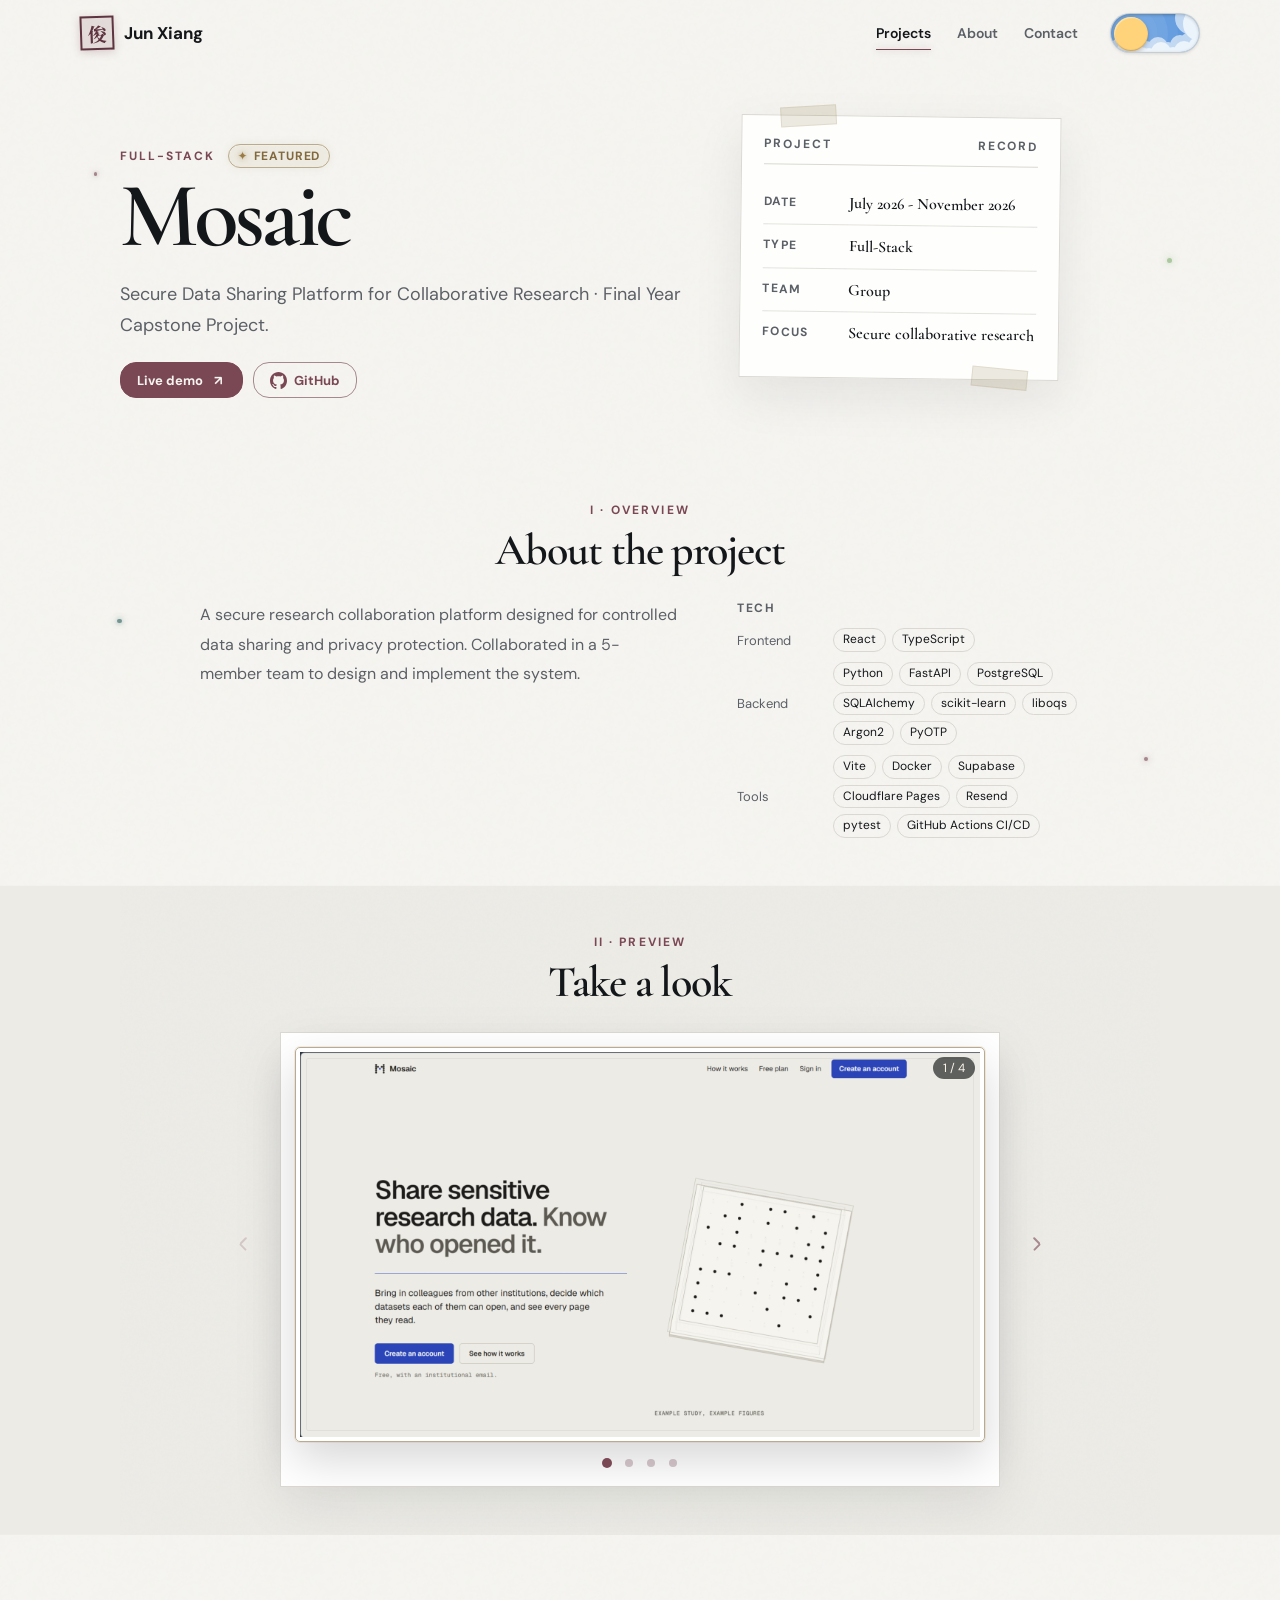
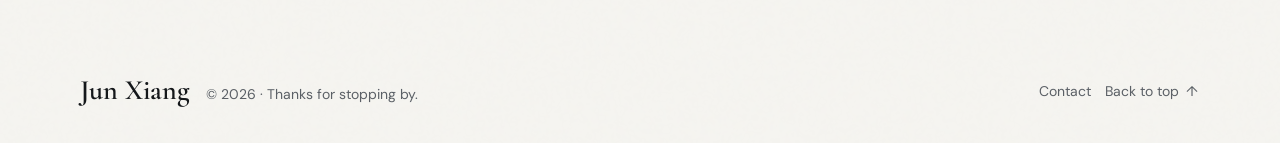
<file: projects.html>
<!DOCTYPE html>
<html lang="en">
<head>
  <meta charset="UTF-8">
  <meta name="viewport" content="width=device-width, initial-scale=1.0">
  <meta
    name="description"
    content="Project details by Jun Xiang."
  >
  <title>Projects | Jun Xiang</title>

  <link rel="preconnect" href="https://fonts.googleapis.com">
  <link rel="preconnect" href="https://fonts.gstatic.com" crossorigin>
  <link
    href="https://fonts.googleapis.com/css2?family=Cormorant+Garamond:wght@500;600;700&family=DM+Sans:wght@400;500;600;700&display=swap"
    rel="stylesheet"
  >
  <!-- Logo Character -->
  <link href="https://fonts.googleapis.com/css2?family=Noto+Serif+SC:wght@600&text=%E4%BF%8A&display=swap" rel="stylesheet">

  <!-- Website Icons -->
  <link rel="icon" type="image/png" sizes="32x32" href="assets/icons/portfolio-favicon-32.png"> <!-- For browsers that use 32x32 -->
  <link rel="icon" type="image/png" sizes="16x16" href="assets/icons/portfolio-favicon-16.png"> <!-- For older browsers -->
  <link rel="icon" type="image/svg+xml" sizes="any" href="assets/icons/portfolio-favicon.svg">  <!-- For supported browsers -->
  <link rel="apple-touch-icon" sizes="180x180" href="assets/icons/portfolio-apple-icon.png">    <!-- For apple icons -->

  <!-- Social Sharing Preview -->
  <meta property="og:type" content="website">
  <meta property="og:url" content="https://asorajx.github.io/portfolio/projects.html">
  <meta property="og:site_name" content="Jun Xiang">
  <meta property="og:title" content="Projects | Jun Xiang">
  <meta property="og:description" content="Things I'm building and learning along the way.">
  <meta property="og:image" content="https://asorajx.github.io/portfolio/assets/icons/share-preview.png">
  <meta property="og:image:width" content="1200">
  <meta property="og:image:height" content="630">
  <meta property="og:image:alt" content="Jun Xiang beside a brush-calligraphy 俊 on parchment, with an ink branch and a plum seal">
  <meta name="twitter:card" content="summary_large_image">
  <meta name="twitter:image" content="https://asorajx.github.io/portfolio/assets/icons/share-preview.png">

  <script>
    if (/[?&]embed=1/.test(location.search)) document.documentElement.dataset.embed = '1';
  </script>
  <script>
    try {
      document.documentElement.dataset.theme =
        localStorage.getItem('portfolio-theme') ||
        (matchMedia('(prefers-color-scheme: light)').matches ? 'light' : 'dark');
    } catch (error) {}
  </script>

  <link rel="stylesheet" href="style.css">
  <link rel="stylesheet" href="projects.css">
  <link rel="stylesheet" href="theme.css">
  <link rel="stylesheet" href="sky.css">
  <link rel="stylesheet" href="demo-video.css">
  <meta name="theme-color" content="#f3eedf" media="(prefers-color-scheme: light)">
  <meta name="theme-color" content="#19211d" media="(prefers-color-scheme: dark)">
</head>

<body>
  <a class="skip-link" href="#main">Skip to Content</a>


  <!-- =========================
       Header and Navigation
       ========================= -->

  <header class="site-header">
    <div class="container nav-wrapper">
      <a class="logo" href="index.html#home" aria-label="Jun Xiang home">
        <span class="logo-mark" lang="zh-CN" aria-hidden="true">俊</span>
        <span>Jun Xiang</span>
      </a>

      <nav class="nav-links" aria-label="Primary navigation">
        <a class="active" href="index.html#cabinet">Projects</a>
        <a href="about.html">About</a>
        <a href="index.html#contact" data-contact-nav>Contact</a>
      </nav>

      <label class="theme-toggle theme-switch" title="Toggle light and dark theme">
        <input
          id="themeToggle"
          type="checkbox"
          class="theme-switch__checkbox"
          aria-label="Switch to light theme"
        >

        <span class="theme-switch__container" aria-hidden="true">
          <span class="theme-switch__clouds"></span>

          <span class="theme-switch__stars-container">
            <svg xmlns="http://www.w3.org/2000/svg" viewBox="0 0 144 55" fill="none">
              <path
                fill="currentColor"
                fill-rule="evenodd"
                clip-rule="evenodd"
                d="M135.831 3.00688C135.055 3.85027 134.111 4.29946 133 4.35447C134.111 4.40947 135.055 4.85867 135.831 5.71123C136.607 6.55462 136.996 7.56303 136.996 8.72727C136.996 7.95722 137.172 7.25134 137.525 6.59129C137.886 5.93124 138.372 5.39954 138.98 5.00535C139.598 4.60199 140.268 4.39114 141 4.35447C139.88 4.2903 138.936 3.85027 138.16 3.00688C137.384 2.16348 136.996 1.16425 136.996 0C136.996 1.16425 136.607 2.16348 135.831 3.00688ZM31 23.3545C32.1114 23.2995 33.0551 22.8503 33.8313 22.0069C34.6075 21.1635 34.9956 20.1642 34.9956 19C34.9956 20.1642 35.3837 21.1635 36.1599 22.0069C36.9361 22.8503 37.8798 23.2903 39 23.3545C38.2679 23.3911 37.5976 23.602 36.9802 24.0053C36.3716 24.3995 35.8864 24.9312 35.5248 25.5913C35.172 26.2513 34.9956 26.9572 34.9956 27.7273C34.9956 26.563 34.6075 25.5546 33.8313 24.7112C33.0551 23.8587 32.1114 23.4095 31 23.3545ZM0 36.3545C1.11136 36.2995 2.05513 35.8503 2.83131 35.0069C3.6075 34.1635 3.99559 33.1642 3.99559 32C3.99559 33.1642 4.38368 34.1635 5.15987 35.0069C5.93605 35.8503 6.87982 36.2903 8 36.3545C7.26792 36.3911 6.59757 36.602 5.98015 37.0053C5.37155 37.3995 4.88644 37.9312 4.52481 38.5913C4.172 39.2513 3.99559 39.9572 3.99559 40.7273C3.99559 39.563 3.6075 38.5546 2.83131 37.7112C2.05513 36.8587 1.11136 36.4095 0 36.3545ZM56.8313 24.0069C56.0551 24.8503 55.1114 25.2995 54 25.3545C55.1114 25.4095 56.0551 25.8587 56.8313 26.7112C57.6075 27.5546 57.9956 28.563 57.9956 29.7273C57.9956 28.9572 58.172 28.2513 58.5248 27.5913C58.8864 26.9312 59.3716 26.3995 59.9802 26.0053C60.5976 25.602 61.2679 25.3911 62 25.3545C60.8798 25.2903 59.9361 24.8503 59.1599 24.0069C58.3837 23.1635 57.9956 22.1642 57.9956 21C57.9956 22.1642 57.6075 23.1635 56.8313 24.0069ZM81 25.3545C82.1114 25.2995 83.0551 24.8503 83.8313 24.0069C84.6075 23.1635 84.9956 22.1642 84.9956 21C84.9956 22.1642 85.3837 23.1635 86.1599 24.0069C86.9361 24.8503 87.8798 25.2903 89 25.3545C88.2679 25.3911 87.5976 25.602 86.9802 26.0053C86.3716 26.3995 85.8864 26.9312 85.5248 27.5913C85.172 28.2513 84.9956 28.9572 84.9956 29.7273C84.9956 28.563 84.6075 27.5546 83.8313 26.7112C83.0551 25.8587 82.1114 25.4095 81 25.3545ZM136 36.3545C137.111 36.2995 138.055 35.8503 138.831 35.0069C139.607 34.1635 139.996 33.1642 139.996 32C139.996 33.1642 140.384 34.1635 141.16 35.0069C141.936 35.8503 142.88 36.2903 144 36.3545C143.268 36.3911 142.598 36.602 141.98 37.0053C141.372 37.3995 140.886 37.9312 140.525 38.5913C140.172 39.2513 139.996 39.9572 139.996 40.7273C139.996 39.563 139.607 38.5546 138.831 37.7112C138.055 36.8587 137.111 36.4095 136 36.3545ZM101.831 49.0069C101.055 49.8503 100.111 50.2995 99 50.3545C100.111 50.4095 101.055 50.8587 101.831 51.7112C102.607 52.5546 102.996 53.563 102.996 54.7273C102.996 53.9572 103.172 53.2513 103.525 52.5913C103.886 51.9312 104.372 51.3995 104.98 51.00535C105.598 50.60199 106.268 50.39114 107 50.3545C105.88 50.2903 104.936 49.85027 104.16 49.00688C103.384 48.16348 102.996 47.16425 102.996 46C102.996 47.16425 102.607 48.16348 101.831 49.0069Z"
              ></path>
            </svg>
          </span>

          <span class="theme-switch__circle-container">
            <span class="theme-switch__sun-moon-container">
              <span class="theme-switch__moon">
                <span class="theme-switch__spot"></span>
                <span class="theme-switch__spot"></span>
                <span class="theme-switch__spot"></span>
              </span>
            </span>
          </span>
        </span>
      </label>
    </div>
  </header>


  <!-- =========================
       Project
       ========================= -->

  <main id="main" tabindex="-1">
    <article id="projectDetail" class="project-detail">
      <div class="container project-detail-container">


        <!-- =========================
             Active Project
             ========================= -->

        <!-- projects.js fills these fields from project-data.js; the first project is the default. -->
        <div id="projectContent" class="project-content">
          <header class="project-detail-hero">
            <div class="project-detail-intro">
              <div class="project-title-meta">
                <p id="projectType" class="eyebrow"></p>
                <span id="projectFeaturedStatus" class="project-featured-status" hidden>
                  <span class="project-featured-status__star" aria-hidden="true">✦</span>
                  Featured
                </span>
              </div>

              <h1 id="projectTitle"></h1>

              <p id="projectSummary" class="project-detail-summary"></p>

              <div class="project-detail-actions">
                <a
                  id="projectDemo"
                  class="project-detail-button project-detail-button--primary"
                  href="#"
                  target="_blank"
                  rel="noopener noreferrer"
                  hidden
                >
                  Live demo <span class="fly-arrow" aria-hidden="true"><span>↗</span><span>↗</span></span>
                </a>

                <a
                  id="projectGithub"
                  class="project-detail-button"
                  href="#"
                  target="_blank"
                  rel="noopener noreferrer"
                  hidden
                >
                  <span class="project-action-icon project-action-icon--github" aria-hidden="true"></span>
                  GitHub
                </a>
                <a
                  id="projectDocumentation"
                  class="project-detail-button"
                  href="#"
                  target="_blank"
                  rel="noopener noreferrer"
                  hidden
                >
                  Documentation <span class="fly-arrow" aria-hidden="true"><span>↗</span><span>↗</span></span>
                </a>
              </div>
            </div>

            <aside class="apothecary-note project-record" aria-label="Project details">
              <div class="note-topline">
                <span>Project</span>
                <span>Record</span>
              </div>

              <dl class="project-record-list">
                <div>
                  <dt>Date</dt>
                  <dd id="projectDate"></dd>
                  <small class="project-record-updated" id="projectUpdated" hidden></small>
                </div>

                <div>
                  <dt>Type</dt>
                  <dd id="projectRecordType"></dd>
                </div>

                <div>
                  <dt>Team</dt>
                  <dd id="projectTeamStatus"></dd>
                </div>

                <div>
                  <dt>Focus</dt>
                  <dd id="projectFocus"></dd>
                </div>
              </dl>
            </aside>
          </header>


        <!-- =========================
             Overview
             ========================= -->

        <section class="project-detail-section project-chapter" data-chapter aria-labelledby="aboutProjectTitle">
          <div class="project-chapter-heading">
            <p class="eyebrow"><span data-chapter-number>I</span> · Overview</p>
            <h2 id="aboutProjectTitle">About the project</h2>
          </div>

          <div class="project-chapter-body project-chapter-body--split">
            <div class="project-chapter-text">
              <p id="projectDescription"></p>
            </div>

            <!-- Tech Stack -->
            <div class="project-tech">
              <p class="project-tech-heading">Tech</p>
              <dl class="project-tech-list">
                <div>
                  <dt>Frontend</dt>
                  <dd id="projectTechFrontend">-</dd>
                </div>
                <div>
                  <dt>Backend</dt>
                  <dd id="projectTechBackend">-</dd>
                </div>
                <div>
                  <dt>Tools</dt>
                  <dd id="projectTechTools">-</dd>
                </div>
              </dl>
            </div>
          </div>
        </section>


        <!-- =========================
             Demo
             ========================= -->

        <section id="projectDemoSection" class="project-detail-section project-plate" data-chapter aria-labelledby="demoTitle">
          <div class="project-plate-heading">
            <p class="eyebrow"><span data-chapter-number>II</span> · Preview</p>
            <h2 id="demoTitle">Take a look</h2>
          </div>

          <figure class="project-plate-figure">
            <!-- Filled from project-data.js with a video, images, or both. -->
            <div class="project-demo-frame">
              <div class="project-demo-placeholder">
                <span id="projectDemoTitle">No preview currently available</span>
                <p id="projectDemoText">A preview for this project may be added later.</p>
              </div>
            </div>
          </figure>
        </section>


        <!-- =========================
             Story
             ========================= -->

        <section id="projectStorySection" class="project-detail-section project-chapter" data-chapter aria-labelledby="projectStoryTitle" hidden>
          <div class="project-chapter-heading">
            <p class="eyebrow"><span data-chapter-number>III</span> · Story</p>
            <h2 id="projectStoryTitle">Why this project</h2>
          </div>

          <div class="project-chapter-body">
            <div class="project-chapter-text">
              <p id="projectStory"></p>
            </div>
          </div>
        </section>


        <!-- =========================
             Then & Now
             ========================= -->

        <section id="projectThenNowSection" class="project-detail-section project-chapter" data-chapter aria-labelledby="projectThenNowTitle" hidden>
          <div class="project-chapter-heading">
            <p class="eyebrow"><span data-chapter-number>IV</span> · Then &amp; Now</p>
            <h2 id="projectThenNowTitle">What changed?</h2>
            <small class="project-chapter-updated" id="projectThenNowUpdated" hidden></small>
          </div>

          <div class="project-chapter-body">
            <div id="projectOldDemo" class="project-old-demo"></div>
            <p id="projectThenNowNote" class="project-then-now-note" hidden></p>
          </div>
        </section>
        </div>



        <!-- Shown only when the project opens from the cabinet. -->
        <div class="embed-bar">
          <button id="embedTop" class="project-detail-button" type="button">Back to Top</button>
          <button id="embedReturn" class="project-detail-button" type="button">Return</button>
        </div>
      </div>
    </article>
  </main>


  <!-- =========================
       Footer
       ========================= -->

  <footer class="site-footer">
    <div class="container footer-inner">
      <div class="footer-row">
        <div class="footer-brand">
          <p class="footer-name">Jun Xiang</p>
          <p class="footer-tagline">© <span id="currentYear">2026</span> · Thanks for stopping by.</p>
        </div>

        <div class="footer-links">
          <a class="footer-contact" href="index.html#contact" data-contact-nav>Contact</a>
          <a class="footer-back-link" href="#main">Back to top <span class="fly-arrow fly-arrow--up" aria-hidden="true"><span>↑</span><span>↑</span></span></a>
        </div>
      </div>
    </div>
  </footer>


  <!-- =========================
       Scripts
       ========================= -->

  <script src="demo-video.js"></script>
  <script src="project-data.js"></script>
  <script src="projects.js"></script>
  <script src="image-zoom.js"></script>
  <script src="script.js"></script>
  <script src="contact.js"></script>
</body>
</html>
</file>
<file: style.css>
/* =========================
   Theme Colors
   ========================= */

:root {
  --gold: #9a7b45;
  --max-width: 1120px;
  --text-micro: 12px;
  --text-sm: 14px;
  --hit-target: 44px;
  --btn-lift: translateY(-2px);
  --ease-out: cubic-bezier(.22, 1, .36, 1);
  --focus-ring: 2px solid var(--gold);
  --focus-ring-offset: 5px;
  --font-serif: "Cormorant Garamond", Georgia, serif;
  --font-sans: "DM Sans", system-ui, sans-serif;
  --spirit-a: #754354;
  --spirit-b: #7fae70;
  --spirit-c: #245b55;
  --demo-video-bg: #1c1b19;
  --demo-video-skeleton-a: #2b2a27;
  --demo-video-skeleton-b: #403e39;
  --demo-video-shade: #0d0c0b;
  /* A very faint film grain laid over the page surfaces, but never the sky: fine noise at 6% strength. */
  --grain: url("data:image/svg+xml,%3Csvg viewBox='0 0 150 150' xmlns='http://www.w3.org/2000/svg'%3E%3Cfilter id='n'%3E%3CfeTurbulence type='fractalNoise' baseFrequency='.8' numOctaves='3' stitchTiles='stitch'/%3E%3C/filter%3E%3Crect width='100%25' height='100%25' opacity='.011' filter='url(%23n)'/%3E%3C/svg%3E");
}

/* Dark mode overrides the shared theme colors above. */
[data-theme="dark"] {
  --gold: #c7a869;
  --spirit-a: #95556b;
  --spirit-b: #9acb85;
  --spirit-c: #4f8c82;
  --demo-video-bg: #111b17;
  --demo-video-skeleton-a: #202e25;
  --demo-video-skeleton-b: #344437;
  --demo-video-shade: #08110d;
}


/* =========================
   Base Styles
   ========================= */

* { box-sizing: border-box; }
html {
  scroll-behavior: smooth;
  color-scheme: light;
}

/* Linked sections stop right under the sticky header line (the header is 67px tall). */
section[id] { scroll-margin-top: 67px; }
body {
  margin: 0;
  background:
    radial-gradient(circle at 20% 15%, rgba(122, 72, 85, 0.055), transparent 24rem),
    linear-gradient(180deg, var(--paper) 0%, var(--paper-deep) 100%);
  color: var(--ink);
  font-family: var(--font-sans);
  transition: background 240ms ease, color 240ms ease;
}

body::before {
  content: "";
  position: fixed;
  inset: 0;
  pointer-events: none;
  opacity: 0.22;
  background-image:
    linear-gradient(rgba(80, 65, 43, 0.035) 1px, transparent 1px),
    linear-gradient(90deg, rgba(80, 65, 43, 0.025) 1px, transparent 1px);
  background-size: 28px 28px;
  mask-image: linear-gradient(to bottom, #000, transparent 75%);
}

body.popup-open { overflow: hidden; }
a { color: inherit; text-decoration: none; }
button { font: inherit; }
img { max-width: 100%; }


/* =========================
   Shared Layout
   ========================= */

.container { width: min(calc(100% - 48px), var(--max-width)); margin-inline: auto; }
.section { position: relative; padding: 96px 0; overflow: hidden; }
.section > .container { position: relative; z-index: 2; }
.eyebrow {
  margin: 0 0 12px;
  color: var(--plum);
  font-size: 12px;
  font-weight: 700;
  letter-spacing: 0.18em;
  text-transform: uppercase;
}


/* =========================
   Header and Navigation
   ========================= */

.site-header {
  position: sticky;
  top: 0;
  z-index: 100;
  border-bottom: 1px solid color-mix(in srgb, var(--line) 78%, transparent);
  background: color-mix(in srgb, var(--paper) 88%, transparent);
  backdrop-filter: blur(14px);
}
.nav-wrapper { min-height: 66px; display: flex; align-items: center; gap: 32px; }
.logo {
  display: inline-flex;
  align-items: center;
  gap: 10px;
  margin-right: auto;
  font-weight: 700;
}
.logo-mark {
  width: 30px;
  height: 30px;
  display: grid;
  place-items: center;
  border: 1px solid var(--plum);
  color: var(--plum);
  font-family: 'Noto Serif SC', var(--font-serif);
  font-size: 17px;
  transform: rotate(-2deg);
}
.nav-links {
  --nav-highlight-left: 0px;
  --nav-highlight-width: 0px;
  position: relative;
  display: flex;
  align-items: center;
  gap: 26px;
}

.nav-links::after {
  content: "";
  position: absolute;
  left: 0;
  bottom: -8px;
  width: var(--nav-highlight-width);
  height: 1px;
  background: var(--plum);
  box-shadow: 0 0 7px color-mix(in srgb, var(--plum) 45%, transparent);
  opacity: var(--nav-highlight-opacity, 0);
  transform: translateX(var(--nav-highlight-left));
  transition:
    width 280ms cubic-bezier(.22, 1, .36, 1),
    transform 280ms cubic-bezier(.22, 1, .36, 1),
    opacity 160ms ease;
  pointer-events: none;
}

.nav-links a {
  color: var(--muted);
  font-size: 14px;
  font-weight: 600;
  transition: color 160ms ease;
}

.nav-links a:hover,
.nav-links a:focus-visible,
.nav-links a.active {
  color: var(--ink);
}


/* =========================
   Theme Toggle
   ========================= */

.theme-switch {
  --container-width: 5.625em;
  --container-height: 2.5em;
  --container-radius: 6.25em;
  --circle-container-diameter: 3.375em;
  --sun-moon-diameter: 2.125em;
  --circle-container-offset: calc(
    (var(--circle-container-diameter) - var(--container-height)) / 2 * -1
  );
  --transition: .5s cubic-bezier(0, -.02, .4, 1.25);
  --circle-transition: .3s cubic-bezier(0, -.02, .35, 1.17);
  position: relative;
  flex: 0 0 auto;
  display: inline-flex;
  align-items: center;
  line-height: 1;
  font-size: var(--toggle-size);
}

.theme-switch,
.theme-switch *,
.theme-switch *::before,
.theme-switch *::after {
  box-sizing: border-box;
}

.theme-switch__container {
  position: relative;
  width: var(--container-width);
  display: block;
  height: var(--container-height);
  overflow: hidden;
  border: 1px solid color-mix(in srgb, var(--line) 82%, transparent);
  border-radius: var(--container-radius);
  background: var(--toggle-day-bg);
  box-shadow:
    inset 0 .05em .187em rgba(44, 39, 30, .20),
    0 1px 3px rgba(44, 39, 30, .12);
  cursor: pointer;
  transition: var(--transition);
}

.theme-switch__container::before {
  content: "";
  position: absolute;
  z-index: 1;
  inset: 0;
  border-radius: inherit;
  box-shadow:
    inset 0 .05em .187em rgba(31, 39, 34, .18),
    inset 0 -.04em .10em rgba(255, 255, 255, .12);
  pointer-events: none;
}

/* Keep the native checkbox keyboard-accessible while hiding it visually. */
.theme-switch__checkbox {
  position: absolute;
  width: 1px;
  height: 1px;
  margin: 0;
  opacity: 0;
  pointer-events: none;
}

.theme-switch__checkbox:focus-visible + .theme-switch__container {
  outline: 2px solid color-mix(in srgb, var(--green) 62%, #fff);
  outline-offset: 3px;
}

.theme-switch__circle-container {
  position: absolute;
  top: var(--circle-container-offset);
  left: var(--circle-container-offset);
  width: var(--circle-container-diameter);
  height: var(--circle-container-diameter);
  display: flex;
  border-radius: var(--container-radius);
  background: rgba(255, 255, 255, .08);
  box-shadow:
    inset 0 0 0 3.375em rgba(255, 255, 255, .06),
    0 0 0 .625em rgba(255, 255, 255, .07),
    0 0 0 1.25em rgba(255, 255, 255, .045);
  pointer-events: none;
  transition: var(--circle-transition);
}

.theme-switch__sun-moon-container {
  position: relative;
  z-index: 2;
  width: var(--sun-moon-diameter);
  height: var(--sun-moon-diameter);
  margin: auto;
  overflow: hidden;
  border-radius: var(--container-radius);
  background: var(--toggle-sun);
  box-shadow:
    inset .062em .062em .062em rgba(255, 248, 218, .50),
    inset 0 -.062em .062em rgba(99, 75, 38, .32);
  filter: drop-shadow(.062em .125em .125em rgba(37, 31, 24, .24));
  pointer-events: auto;
  transition: var(--transition);
}

.theme-switch__moon {
  position: relative;
  width: 100%;
  height: 100%;
  display: block;
  border-radius: inherit;
  background: var(--toggle-moon);
  box-shadow:
    inset .062em .062em .062em rgba(255, 255, 255, .40),
    inset 0 -.062em .062em rgba(90, 83, 75, .28);
  transform: translateX(100%);
  transition: var(--transition);
}

.theme-switch__spot {
  position: absolute;
  top: .75em;
  left: .312em;
  width: .75em;
  height: .75em;
  border-radius: var(--container-radius);
  background: var(--toggle-moon-spot);
  box-shadow: inset 0 .0312em .062em rgba(45, 38, 42, .25);
}

.theme-switch__spot:nth-of-type(2) {
  top: .937em;
  left: 1.375em;
  width: .375em;
  height: .375em;
}

.theme-switch__spot:nth-of-type(3) {
  top: .312em;
  left: .812em;
  width: .25em;
  height: .25em;
}

.theme-switch__clouds {
  position: absolute;
  bottom: -.625em;
  left: .312em;
  width: 1.25em;
  height: 1.25em;
  border-radius: var(--container-radius);
  background: var(--toggle-cloud);
  box-shadow:
    .937em .312em var(--toggle-cloud),
    -.312em -.312em var(--toggle-cloud-back),
    1.437em .375em var(--toggle-cloud),
    .5em -.125em var(--toggle-cloud-back),
    2.187em 0 var(--toggle-cloud),
    1.25em -.062em var(--toggle-cloud-back),
    2.937em .312em var(--toggle-cloud),
    2em -.312em var(--toggle-cloud-back),
    3.625em -.062em var(--toggle-cloud),
    2.625em 0 var(--toggle-cloud-back),
    4.5em -.312em var(--toggle-cloud),
    3.375em -.437em var(--toggle-cloud-back),
    4.625em -1.75em 0 .437em var(--toggle-cloud),
    4em -.625em var(--toggle-cloud-back),
    4.125em -2.125em 0 .437em var(--toggle-cloud-back);
  opacity: .88;
  transition: var(--transition);
}

.theme-switch__stars-container {
  position: absolute;
  top: -100%;
  left: .312em;
  width: 2.75em;
  height: auto;
  color: var(--toggle-stars);
  opacity: .86;
  transition: var(--transition);
}

/* Checked represents the portfolio's dark theme. */
.theme-switch__checkbox:checked + .theme-switch__container {
  background: var(--toggle-night-bg);
}

.theme-switch__checkbox:checked + .theme-switch__container .theme-switch__circle-container {
  left: calc(
    100% - var(--circle-container-offset) - var(--circle-container-diameter)
  );
}

.theme-switch__circle-container:hover {
  left: calc(var(--circle-container-offset) + .187em);
}

.theme-switch__checkbox:checked +
.theme-switch__container
.theme-switch__circle-container:hover {
  left: calc(
    100% - var(--circle-container-offset) -
    var(--circle-container-diameter) - .187em
  );
}

.theme-switch__checkbox:checked + .theme-switch__container .theme-switch__moon {
  transform: translateX(0);
}

.theme-switch__checkbox:checked + .theme-switch__container .theme-switch__clouds {
  bottom: -4.062em;
}

.theme-switch__checkbox:checked +
.theme-switch__container
.theme-switch__stars-container {
  top: 50%;
  transform: translateY(-50%);
}


/* =========================
   Shared Components
   ========================= */

/* Shared sticky note used for contact/profile notes. */
.apothecary-note {
  position: relative;
  min-height: 390px;
  padding: 24px 24px 22px;
  border: 1px solid var(--line);
  background: color-mix(in srgb, var(--surface) 90%, transparent);
  box-shadow: var(--shadow);
  transform: rotate(1.3deg);
  transition: border-color 240ms ease, box-shadow 240ms ease;
}

.apothecary-note::before, .apothecary-note::after {
  content: "";
  position: absolute;
  width: 54px;
  height: 18px;
  background: rgba(150, 129, 79, 0.17);
  border: 1px solid rgba(150, 129, 79, 0.14);
}
.apothecary-note::before { top: -10px; left: 38px; transform: rotate(-4deg); }
.apothecary-note::after { right: 30px; bottom: -9px; transform: rotate(5deg); }
.note-topline {
  display: flex;
  justify-content: space-between;
  gap: 18px;
  padding-bottom: 12px;
  border-bottom: 1px solid var(--line);
  color: var(--muted);
  font-size: var(--text-micro);
  font-weight: 700;
  letter-spacing: 0.16em;
  text-transform: uppercase;
}


/* =========================
   Ambient Spirit Lights
   ========================= */

.spirit-layer {
  position: absolute;
  z-index: 1;
  inset: 0;
  overflow: hidden;
  pointer-events: none;
  contain: layout paint style;
}

.spirit-light {
  position: absolute;
  width: var(--spirit-size, 5px);
  height: var(--spirit-size, 5px);
  border-radius: 50%;
  background: var(--spirit-colour);
  box-shadow:
    0 0 6px color-mix(in srgb, var(--spirit-colour) 86%, transparent),
    0 0 14px color-mix(in srgb, var(--spirit-colour) 42%, transparent);
  opacity: .7;
  animation:
    spirit-firefly-drift var(--spirit-drift-duration) ease-in-out var(--spirit-delay) infinite alternate;
}

.spirit-light::before {
  content: "";
  position: absolute;
  inset: -5px;
  border-radius: inherit;
  background:
    radial-gradient(
      circle,
      color-mix(in srgb, var(--spirit-colour) 72%, transparent) 0 18%,
      color-mix(in srgb, var(--spirit-colour) 30%, transparent) 42%,
      transparent 72%
    );
  opacity: .2;
  transform: scale(.65);
  animation:
    spirit-firefly-glow var(--spirit-glow-duration) ease-in-out var(--spirit-delay) infinite;
}

.spirit-light:nth-child(3n)::before {
  inset: -6px;
}

.spirit-light:nth-child(4n)::before {
  inset: -4px;
}

/* Keep the cabinet's lights sparse on smaller screens. */
@media (max-width: 680px) {
  #cabinet .spirit-light:not(:nth-child(3n + 1)) { display: none; }
  #background .spirit-light:nth-child(even) { display: none; }
}

/* Off-screen sections hold their lights mid-motion. */
.is-offscreen .spirit-light,
.is-offscreen .spirit-light::before {
  animation-play-state: paused;
}

.spirit-light.still {
  opacity: .68;
  animation: none;
}

.spirit-light.still::before {
  opacity: .36;
  transform: scale(.9);
  animation: none;
}

[data-theme="light"] .spirit-light {
  opacity: .62;
  box-shadow:
    0 0 7px color-mix(in srgb, var(--spirit-colour) 68%, transparent),
    0 0 16px color-mix(in srgb, var(--spirit-colour) 30%, transparent);
}

[data-theme="light"] .spirit-light::before {
  opacity: .2;
}

@keyframes spirit-firefly-glow {
  0%, 100% {
    opacity: .12;
    transform: scale(.55);
  }

  50% {
    opacity: .9;
    transform: scale(1.2);
  }
}

@keyframes spirit-firefly-drift {
  0% {
    transform: translate(0, 0);
  }

  33% {
    transform: translate(var(--spirit-x1), var(--spirit-y1));
  }

  66% {
    transform: translate(var(--spirit-x2), var(--spirit-y2));
  }

  100% {
    transform: translate(var(--spirit-x3), var(--spirit-y3));
  }
}


/* =========================
   Footer
   ========================= */

.site-footer {
  padding: 36px 0;
  border-top: 1px solid var(--line);
  color: var(--muted);
  font-size: var(--text-sm);
}
.footer-inner { display: flex; flex-direction: column; }
.footer-inner p { margin: 0; }

/* Footer Row */
.footer-row {
  display: flex;
  justify-content: space-between;
  align-items: center;
  gap: 12px 32px;
  flex-wrap: wrap;
}

/* Name and tagline share one baseline. */
.footer-brand {
  display: flex;
  align-items: baseline;
  flex-wrap: wrap;
  gap: 4px 16px;
}
.footer-name {
  font-family: var(--font-serif);
  font-size: 28px;
  font-weight: 600;
  line-height: 1.1;
  color: var(--ink);
}

/* Footer Links */
.footer-links {
  display: flex;
  align-items: center;
  gap: 14px;
}
.footer-contact,
.footer-back-link {
  display: inline-flex;
  align-items: center;
  gap: 4px;
  min-height: 32px;
  color: var(--muted);
  transition: color .2s ease, text-decoration-color .2s ease;
}
.footer-contact,
.footer-back-link { text-decoration: none; }

/* Thin divider between the two links. */
.footer-back-link {
  padding-left: 14px;
  border-left: 1px solid var(--line);
}
.footer-contact:hover,
.footer-back-link:hover { color: var(--green-deep); }
.footer-contact:focus-visible,
.footer-back-link:focus-visible {
  outline: var(--focus-ring);
  outline-offset: 3px;
}


/* =========================
   Responsive CSS
   ========================= */

@media (max-width: 840px) {
  .apothecary-note { max-width: 500px; }
}

@media (max-width: 680px) {
  .container { width: min(calc(100% - 30px), var(--max-width)); }
  .site-header { position: relative; }
  section[id] { scroll-margin-top: 0; }
  .nav-wrapper { min-height: 72px; flex-wrap: wrap; gap: 12px 18px; padding: 12px 0; }
  .logo { flex: 1; }

  .nav-links {
    order: 3;
    width: 100%;
    gap: 0;
    border-top: 1px solid var(--line);
  }

  .nav-links a {
    flex: 1;
    min-height: 44px;
    display: grid;
    place-items: center;
    font-size: 13px;
  }
  .nav-links::after { bottom: 0; }
  .theme-toggle { margin-left: auto; }
  .apothecary-note { min-height: 0; padding: 20px; transform: none; }
  .section { padding: 72px 0; }
}

/* Reduced motion applies to shared and page-specific animations. */
@media (prefers-reduced-motion: reduce) {
  *,
  *::before,
  *::after {
    scroll-behavior: auto !important;
    transition-duration: .01ms !important;
    animation-duration: .01ms !important;
    animation-iteration-count: 1 !important;
  }
}


/* =========================
   Shimmer Text
   ========================= */

/* Shimmer Text: add data-shimmer (optional data-wave, data-duration) to any text. */
.shimmer-text {
  --shimmer-base: color-mix(in srgb, var(--ink) 58%, var(--paper));
  --shimmer-highlight: var(--ink);
  --peak-transform: none;
}

.shimmer-text[data-wave="true"] {
  --peak-transform: translateY(-4px) rotate(6deg);
}

.shimmer-word {
  display: inline-block;
  white-space: nowrap;
}

.shimmer-letter {
  display: inline-block;
  color: var(--shimmer-base);
  animation: shimmer var(--loop) ease-in-out infinite;
  animation-delay: calc(var(--i) * var(--stagger));
}

@keyframes shimmer {
  0%, 40%, 100% {
    color: var(--shimmer-base);
    transform: none;
  }

  20% {
    color: var(--shimmer-highlight);
    transform: var(--peak-transform);
  }
}

@media (prefers-reduced-motion: reduce) {
  .shimmer-letter {
    color: inherit;
    animation: none;
  }
}


/* =========================
   Shared Interaction Details
   ========================= */

.apothecary-note:hover,
.apothecary-note:focus-within {
  border-color: var(--gold);
  box-shadow: var(--shadow), 0 0 28px color-mix(in srgb, var(--gold) 9%, transparent);
}

/* Flying Arrow: the arrow slides out while a copy slides in from the opposite side. */
.fly-arrow {
  position: relative;
  display: inline-grid;
  place-items: center;
  width: 1.2em;
  height: 1.2em;
  overflow: hidden;
}
.fly-arrow > span:last-child {
  position: absolute;
  transform: translate(-150%, 150%);
}
a:is(:hover, :focus-visible) .fly-arrow > span:first-child {
  transition: transform 300ms ease-in-out;
  transform: translate(150%, -150%);
}
a:is(:hover, :focus-visible) .fly-arrow > span:last-child {
  transition: transform 300ms ease-in-out 100ms;
  transform: translate(0);
}

/* Upward variant for back-to-top links. */
.fly-arrow--up > span:last-child { transform: translateY(150%); }
a:is(:hover, :focus-visible) .fly-arrow--up > span:first-child { transform: translateY(-150%); }
a:is(:hover, :focus-visible) .fly-arrow--up > span:last-child { transform: translateY(0); }

/* Rightward variant for buttons that lead on, such as Contact me. */
.fly-arrow--right > span:last-child { transform: translateX(-150%); }
:is(a, button):is(:hover, :focus-visible) .fly-arrow--right > span:first-child {
  transition: transform 300ms ease-in-out;
  transform: translateX(150%);
}
:is(a, button):is(:hover, :focus-visible) .fly-arrow--right > span:last-child {
  transition: transform 300ms ease-in-out 100ms;
  transform: translateX(0);
}

@media (prefers-reduced-motion: reduce) {
  .fly-arrow > span { transition: none !important; }
}
.primary-button:focus-visible,
.project-detail-button:focus-visible {
  outline: var(--focus-ring);
  outline-offset: var(--focus-ring-offset);
}
@media (prefers-reduced-motion: no-preference) {
  .apothecary-pending { opacity: 0; }
  .apothecary-arrive { animation: apothecary-arrive 1100ms cubic-bezier(.16,1,.3,1) var(--arrive-delay, 0ms) both; }
  @keyframes apothecary-arrive {
    from { opacity: 0; translate: 0 48px; filter: blur(6px); }
    60% { filter: blur(0); }
    to { opacity: 1; translate: 0 0; filter: blur(0); }
  }
  .primary-button:active { transform: translateY(1px) scale(.98); }
}


/* =========================
   Buttons
   ========================= */

/* Pill buttons: an outline that fills on hover. Primary buttons start filled. */
.primary-button,
.project-detail-button {
  display: inline-flex;
  align-items: center;
  justify-content: center;
  border: 1px solid color-mix(in srgb, var(--button-accent) 55%, var(--line));
  border-radius: 16px;
  background: linear-gradient(var(--button-accent), var(--button-accent)) no-repeat left / 0% 100%;
  color: var(--button-accent);
  font-weight: 700;
  line-height: 1;
  transition:
    transform 160ms ease,
    background-size 260ms ease,
    border-color 160ms ease,
    color 160ms ease;
}

.primary-button:is(:hover, :focus-visible),
.project-detail-button:is(:hover, :focus-visible) {
  transform: var(--btn-lift);
  border-color: var(--button-accent);
  background-size: 100% 100%;
  color: var(--paper);
}

/* Squircle: smoother corners where supported; other browsers show the same 16px rounded corners. */
@supports (corner-shape: squircle) {
  .primary-button,
  .project-detail-button {
    corner-shape: squircle;
  }
}

/* Primary: solid ink that sweeps to a slightly softer shade. */
.primary-button,
.project-detail-button--primary {
  --button-sweep: color-mix(in srgb, var(--button-accent) 86%, var(--paper));
  border-color: var(--button-accent);
  background: linear-gradient(var(--button-sweep), var(--button-sweep)) no-repeat left / 0% 100% var(--button-accent);
  color: var(--paper);
}

.primary-button:is(:hover, :focus-visible),
.project-detail-button--primary:is(:hover, :focus-visible) {
  background-size: 100% 100%;
}


/* =========================
   Accessibility Helpers
   ========================= */

.skip-link {
  position: fixed;
  z-index: 2000;
  top: 8px;
  left: 8px;
  padding: 10px 16px;
  background: var(--surface);
  color: var(--ink);
  border: 1px solid var(--plum);
  font-size: var(--text-sm);
  font-weight: 700;
  transform: translateY(-160%);
}

.skip-link:focus-visible {
  transform: none;
  outline: 2px solid var(--plum);
  outline-offset: 2px;
}

main:focus { outline: none; }
html[data-theme="dark"] { color-scheme: dark; }

/* Expand small hit areas to 44px without changing the visual layout. */
.logo,
.nav-links a,
.contact-copy-button,
.contact-dialog-close,
.contact-form-button,
.contact-email-address {
  position: relative;
}

.logo::before,
.nav-links a::before,
.contact-copy-button::before,
.contact-dialog-close::before,
.contact-form-button::before,
.contact-email-address::before {
  content: "";
  position: absolute;
  top: 50%;
  left: 50%;
  width: max(100%, var(--hit-target));
  height: max(100%, var(--hit-target));
  transform: translate(-50%, -50%);
}

h1, h2, h3 { text-wrap: balance; }
</file>
<file: theme.css>
/* =========================
   Palette
   ========================= */

/* White and black are the main colours. The accent is plum in light mode and sage green in dark mode. */
:root {
  --paper: #f5f4f0;
  --paper-deep: #ecebe6;
  --surface: #ffffff;
  --surface-2: #f0efea;
  --ink: #14171a;
  --muted: #5b6066;
  --line: #dad8d1;
  --accent: #7a4855;
  --accent-deep: #5e3440;
  --green: var(--accent);
  --green-deep: var(--accent-deep);
  --plum: var(--accent);
  --plum-deep: var(--accent-deep);
  --button-accent: var(--accent);
  --shadow: 0 18px 50px rgba(20, 25, 35, .08);
  --magic: #7a4855;
  --magic-glow: rgba(122, 72, 85, .2);
  --desk-dim: rgba(10, 16, 28, .4);
  /* The theme toggle: a sky blue day and a deep navy night, like the hero. */
  --toggle-day-bg: #5f9ade;
  --toggle-night-bg: #111a33;
  --toggle-sun: #ffd37a;
  --toggle-moon: #ebe8dc;
  --toggle-moon-spot: #aeb4c6;
  --toggle-stars: #ffffff;
  --toggle-cloud: #ffffff;
  --toggle-cloud-back: #cfe0f4;
}

[data-theme="dark"] {
  --paper: #101214;
  --paper-deep: #0b0d0e;
  --surface: #181b1e;
  --surface-2: #1f2327;
  --ink: #f0efea;
  --muted: #9ca1a6;
  --line: #2b3035;
  --accent: #90aa7f;
  --accent-deep: #bfd0a6;
  --button-accent: var(--accent-deep);
  --shadow: 0 18px 55px rgba(0, 0, 0, .35);
  --magic: #90aa7f;
  --magic-glow: rgba(144, 170, 127, .28);
  --desk-dim: rgba(0, 0, 0, .5);
}

/* A flat page colour with a faint grain, and no paper gradient or grid. */
/* Only the text colour fades on a theme switch: fading the grained background repaints the whole page every frame. */
body { background: var(--grain), var(--paper); transition: color 240ms ease; }
body::before { display: none; }


/* =========================
   Navbar
   ========================= */

/* The navbar floats over the sky with no background or divider. As soon as the page scrolls, a soft frosted bar fades in behind it and blurs whatever passes underneath. */
.site-header {
  position: fixed;
  inset: 0 0 auto;
  border-bottom: 0;
  background: none;
  backdrop-filter: none;
}

.site-header::before {
  content: "";
  position: absolute;
  z-index: -1;
  inset: 0 0 -24px;
  background: color-mix(in srgb, var(--paper) 55%, transparent);
  backdrop-filter: blur(16px);
  mask-image: linear-gradient(#000 70%, transparent);
  opacity: 0;
  transition: opacity 300ms ease;
  pointer-events: none;
}

.site-header.is-scrolled::before { opacity: 1; }


/* In light mode the logo mark has a bolder frame and a soft plum tint, so it stands out against the sky. */
:root:not([data-theme="dark"]) .logo-mark {
  width: 34px;
  height: 34px;
  border-width: 2px;
  border-color: var(--plum-deep);
  background: color-mix(in srgb, var(--plum) 14%, transparent);
  color: var(--plum-deep);
  box-shadow: 0 2px 8px color-mix(in srgb, var(--plum) 25%, transparent);
  font-size: 19px;
}

:root:not([data-theme="dark"]) .logo { font-size: 17px; }



/* =========================
   Footer
   ========================= */

/* The footer is transparent, so it blends into the sky. */
.site-footer {
  border-top: 0;
  background: none;
}

.footer-back-link {
  padding-left: 0;
  border-left: 0;
}


/* =========================
   Arrow Mark
   ========================= */

/* The chevron used by the carousel buttons on Home and the project pages. */
/* The mark is a single point at the tip of the chevron. Its two arms reach back from it. */
.arrow-mark {
  position: absolute;
  top: 50%;
  left: calc(50% + 3px);
  width: 0;
  height: 0;
  opacity: .6;
  transition: transform 300ms cubic-bezier(.2, .7, .2, 1), opacity 200ms ease;
}

.arrow-mark::before,
.arrow-mark::after {
  content: "";
  position: absolute;
  top: 0;
  right: 0;
  width: 9px;
  height: 1.5px;
  margin-top: -.75px;
  border-radius: 2px;
  background: currentColor;
  transform-origin: right center;
}

.arrow-mark::before { transform: rotate(45deg); }
.arrow-mark::after { transform: rotate(-45deg); }

.project-demo-arrow:is(:hover, :focus-visible) .arrow-mark {
  opacity: 1;
  transform: translateX(3px);
}
</file>
<file: sky.css>
/* =========================
   Sky Colours
   ========================= */

/* Shared by the Home and About pages. */
:root {
  --sky-top: #7fb0e6;
  --sky-bottom: #e3eefa;
  --cloud: rgba(255, 255, 255, .95);
  --cloud-soft: rgba(255, 255, 255, .55);
}

[data-theme="dark"] {
  --sky-top: #070c1c;
  --sky-bottom: #1b2a4a;
  --cloud: rgba(120, 140, 190, .5);
  --cloud-soft: rgba(120, 140, 190, .22);
}


/* =========================
   Sky
   ========================= */

.hero-sky {
  position: absolute;
  inset: 0;
  background: linear-gradient(180deg, var(--sky-top), var(--sky-bottom));
}

/* Clouds are soft radial blobs, so no blur filter is needed. They lift gently as you scroll. */
.sky-cloud {
  position: absolute;
  width: var(--cloud-width);
  height: calc(var(--cloud-width) * .38);
  background:
    radial-gradient(ellipse 26% 40% at 28% 58%, var(--cloud) 0%, transparent 100%),
    radial-gradient(ellipse 26% 40% at 52% 42%, var(--cloud) 0%, transparent 100%),
    radial-gradient(ellipse 24% 40% at 74% 58%, var(--cloud) 0%, transparent 100%),
    radial-gradient(ellipse 48% 44% at 50% 55%, var(--cloud-soft) 0%, transparent 100%);
  translate: 0 calc(var(--hero-scroll, 0) * var(--depth) * -2vh);
  animation: sky-drift 70s ease-in-out infinite alternate;
}

.sky-cloud-1 { --cloud-width: 56vw; --depth: 10; top: 3%; right: -8vw; }
.sky-cloud-2 { --cloud-width: 46vw; --depth: 16; top: 30%; left: -10vw; animation-duration: 90s; animation-delay: -30s; }
.sky-cloud-3 { --cloud-width: 40vw; --depth: 22; top: 12%; left: 30vw; animation-duration: 100s; animation-delay: -10s; opacity: .7; }
.sky-cloud-4 { --cloud-width: 50vw; --depth: 14; top: 38%; right: -4vw; animation-duration: 80s; animation-delay: -50s; opacity: .8; }

@keyframes sky-drift {
  from { transform: translateX(-4vw); }
  to { transform: translateX(5vw); }
}

/* Stars only appear at night. */
.sky-stars {
  position: absolute;
  inset: 0;
  opacity: 0;
  background-image:
    radial-gradient(1.2px 1.2px at 40px 60px, #fff 50%, transparent 100%),
    radial-gradient(1px 1px at 180px 130px, rgba(255, 255, 255, .8) 50%, transparent 100%),
    radial-gradient(1.5px 1.5px at 290px 40px, #fff 50%, transparent 100%),
    radial-gradient(1px 1px at 110px 220px, rgba(255, 255, 255, .7) 50%, transparent 100%),
    radial-gradient(1.2px 1.2px at 340px 250px, rgba(255, 255, 255, .9) 50%, transparent 100%);
  background-size: 380px 300px;
}

[data-theme="dark"] .sky-stars { opacity: .85; }

@media (prefers-reduced-motion: reduce) {
  .sky-cloud { animation: none; }
}


/* =========================
   Sky Lantern
   ========================= */

/* A paper sky lantern drifts under the brief. It links to the About page, and flies off across the sky when clicked. */
.hero-lantern {
  --lantern-accent: var(--accent, var(--plum));
  --lantern-size: clamp(96px, 17vh, 150px);
  /* It shrinks as the desk tips up, to keep clear of it. */
  --lantern-h: calc(var(--lantern-size) * (1 - var(--hero-scroll, 0) * .42));
  /* The frame stays plum in both themes. */
  --lantern-frame: color-mix(in srgb, #7a4855 52%, #1b0e13);
  --lantern-core: #fff7dc;
  --lantern-mid: #ffe2a0;
  --lantern-edge: #f0b45a;
  position: relative;
  display: block;
  width: calc(var(--lantern-h) * 1.04);
  height: var(--lantern-h);
  margin: clamp(8px, 1.8vh, 18px) 0 0 auto;
  animation: lantern-bob 5.6s ease-in-out infinite alternate;
  transition: filter 300ms ease;
}

[data-theme="dark"] .hero-lantern {
  --lantern-core: #fff0bd;
  --lantern-mid: #ffd270;
  --lantern-edge: #ee9f3f;
}

.lantern-glow {
  position: absolute;
  inset: -30% -55% -35%;
  border-radius: 50%;
  background: radial-gradient(
    closest-side,
    rgba(255, 206, 132, .5) 0%,
    rgba(255, 194, 112, .3) 28%,
    rgba(255, 184, 100, .13) 56%,
    rgba(255, 176, 96, .04) 80%,
    transparent 100%
  );
  filter: blur(10px);
  opacity: .55;
  animation: lantern-glow 3.4s ease-in-out infinite alternate;
  pointer-events: none;
}

[data-theme="dark"] .lantern-glow { opacity: 1; }

.lantern-art {
  position: relative;
  display: block;
  width: 100%;
  height: 100%;
  overflow: visible;
  filter: drop-shadow(0 0 6px rgba(255, 190, 100, .55)) drop-shadow(0 0 18px rgba(255, 170, 80, .3));
}

.lantern-inner { fill: url(#lanternInner); }
.lantern-body { fill: url(#lanternPaper); }
.lantern-shade { fill: url(#lanternShade); }
.lantern-core { fill: #fff3c0; }

/* A dark carved frame holds the glowing panels. */
.lantern-frame { fill: var(--lantern-frame); }
.lantern-line { fill: none; stroke: var(--lantern-frame); stroke-linecap: round; stroke-width: 1.6; }
.lantern-lozenge { fill: var(--lantern-frame); fill-opacity: .28; }

.lantern-flame {
  fill: #ffb45c;
  transform-box: fill-box;
  transform-origin: 50% 0;
  animation: lantern-flame 900ms ease-in-out infinite alternate;
}

/* The words are painted on the paper, curving round the lantern like its ribs. */
.lantern-text {
  fill: #8a3f2f;
  font-family: var(--font-serif);
  font-weight: 700;
  letter-spacing: .02em;
  opacity: .88;
  mix-blend-mode: multiply;
}

.hero-lantern:is(:hover, :focus-visible) {
  filter: drop-shadow(0 0 14px rgba(255, 200, 120, .8));
}

.hero-lantern:focus-visible {
  outline: var(--focus-ring);
  outline-offset: 10px;
  border-radius: 16px;
}

/* Embers left behind while it flies. */
.lantern-ember {
  position: fixed;
  z-index: 199;
  border-radius: 50%;
  pointer-events: none;
}

/* On the About page the lantern rests in the sky at its full size, as a way back. */
.about-lantern { margin: 0; }

.hero-lantern.is-flying {
  animation: none;
  pointer-events: none;
}

@keyframes lantern-bob {
  from { transform: translateY(0) rotate(-1.5deg); }
  to { transform: translateY(-7px) rotate(1.5deg); }
}

@keyframes lantern-glow {
  from { transform: scale(.94); }
  to { transform: scale(1.08); }
}

@keyframes lantern-flame {
  from { transform: scale(.85, .92); }
  to { transform: scale(1.1, 1.1); }
}

@media (prefers-reduced-motion: reduce) {
  .hero-lantern,
  .lantern-glow,
  .lantern-flame { animation: none; }
}
</file>
<file: home.css>
/* =========================
   Home Hero
   ========================= */

.hero-grid {
  display: grid;
  grid-template-columns: minmax(0, 1fr) minmax(390px, 0.86fr);
  gap: 52px;
  align-items: center;
}

.hero-copy { padding: 20px 0; }
.hero-note-wrap {
  position: relative;
  width: min(100%, 430px);
  min-height: 540px;
  display: grid;
  align-items: start;
  justify-self: end;
  isolation: isolate;
  scroll-margin-top: 96px;
}

/* A subtle leader line makes the note read as an annotation of the sigil. */
.hero-note-wrap::after {
  content: "";
  position: absolute;
  z-index: 1;
  top: 198px;
  left: 196px;
  width: 44px;
  height: 18px;
  border-right: 1px solid color-mix(in srgb, var(--magic) 54%, transparent);
  border-bottom: 1px solid color-mix(in srgb, var(--magic) 54%, transparent);
  pointer-events: none;
  opacity: .72;
}

/* Keep the contact links aligned with the three seal circles. */
.magic-circle-stage {
  position: absolute;
  z-index: 0;
  width: 370px;
  height: 370px;
  top: 145px;
  right: -48px;
}

.magic-circle {
  --magic-low: .38;
  --magic-high: .55;
  position: absolute;
  inset: 0;
  width: 100%;
  height: 100%;
  color: var(--magic);
  fill: none;
  stroke: currentColor;
  opacity: var(--magic-low);
  pointer-events: none;
  transform-origin: 50% 50%;
  animation: magic-breathe 6.8s ease-in-out infinite;
}

.magic-socials {
  position: absolute;
  inset: 0;
  z-index: 2;
  pointer-events: none;
}

.magic-social-link {
  position: absolute;
  width: 48px;
  height: 48px;
  display: grid;
  place-items: center;
  padding: 0;
  border: 1px solid color-mix(in srgb, var(--magic) 78%, var(--line));
  border-radius: 50%;
  background: color-mix(in srgb, var(--surface) 92%, var(--magic) 8%);
  color: color-mix(in srgb, var(--ink) 92%, var(--magic));
  box-shadow:
    inset 0 0 0 3px color-mix(in srgb, var(--surface) 88%, transparent),
    0 0 0 1px color-mix(in srgb, var(--magic) 30%, transparent),
    0 0 8px color-mix(in srgb, var(--magic) 12%, transparent);
  cursor: pointer;
  pointer-events: auto;
  transform: translate(-50%, -50%);
  animation: magic-social-idle 4.8s ease-in-out infinite;
  transition:
    background 160ms ease,
    border-color 160ms ease,
    box-shadow 160ms ease,
    color 160ms ease,
    filter 160ms ease,
    transform 160ms ease;
}

/* Match the interactive icons to the three SVG seal centers. */
.magic-social-email {
  top: 9.72%;
  left: 50%;
  animation-delay: 0s;
}

.magic-social-github {
  top: 71.67%;
  left: 15.83%;
  animation-delay: 1.6s;
}

.magic-social-linkedin {
  top: 71.67%;
  left: 84.17%;
  animation-delay: 3.2s;
}

.magic-social-link:hover,
.magic-social-link:focus-visible {
  border-color: color-mix(in srgb, var(--magic) 88%, var(--ink));
  background: color-mix(in srgb, var(--surface) 78%, var(--magic) 22%);
  color: var(--ink);
  box-shadow:
    inset 0 0 0 3px color-mix(in srgb, var(--surface) 82%, transparent),
    0 0 0 2px color-mix(in srgb, var(--magic) 48%, transparent),
    0 0 18px color-mix(in srgb, var(--magic) 52%, transparent);
  filter: drop-shadow(0 0 7px color-mix(in srgb, var(--magic) 48%, transparent));
  animation-play-state: paused;
  transform: translate(-50%, -50%) scale(1.1);
}

.magic-social-link:focus-visible {
  outline: 2px solid color-mix(in srgb, var(--green) 62%, #fff);
  outline-offset: 5px;
}

.magic-social-icon {
  width: 21px;
  height: 21px;
  display: block;
  background: currentColor;
  opacity: 1;
  transition: opacity 160ms ease, transform 160ms ease;
  -webkit-mask-position: center;
  -webkit-mask-repeat: no-repeat;
  -webkit-mask-size: contain;
  mask-position: center;
  mask-repeat: no-repeat;
  mask-size: contain;
}

.magic-social-icon-email {
  width: 20px;
  height: 20px;
  -webkit-mask-image: url("assets/icons/email.svg");
  mask-image: url("assets/icons/email.svg");
}

.magic-social-icon-github {
  width: 22px;
  height: 22px;
  -webkit-mask-image: url("assets/icons/github.svg");
  mask-image: url("assets/icons/github.svg");
}

.magic-social-icon-linkedin {
  width: 21px;
  height: 21px;
  -webkit-mask-image: url("assets/icons/linkedin.svg");
  mask-image: url("assets/icons/linkedin.svg");
}

.magic-social-link:hover .magic-social-icon,
.magic-social-link:focus-visible .magic-social-icon {
  opacity: 1;
  transform: scale(1.08);
}

.magic-glyph {
  stroke-linecap: round;
  stroke-linejoin: round;
  transform-box: fill-box;
  transform-origin: center;
}

.magic-ring-outer { stroke-width: 2.4; }
.magic-ring-inner { stroke-width: 1; opacity: .72; }

.magic-reflected-lines {
  stroke-width: .9;
  opacity: .38;
}

/* A crescent sweeps between the contact seals. */
.magic-crescent { stroke-width: .9; opacity: .48; transition: opacity 400ms ease; }

.magic-core-orbit {
  stroke-width: .9;
  stroke-dasharray: 3 7;
  opacity: .46;
}

.magic-core { stroke-width: 1.6; }

.magic-core-mark {
  stroke-width: 1.35;
  opacity: .8;
}

/* The Pisces glyph sits within the existing central seal. */
.magic-pisces { stroke-width: 1.5; opacity: .8; transition: opacity 400ms ease, stroke-width 400ms ease; }

.magic-circle-stage.is-resonating .magic-crescent { opacity: .75; }
.magic-circle-stage.is-resonating .magic-pisces { opacity: 1; stroke-width: 2; }

@media (prefers-reduced-motion: no-preference) {
  .magic-core-orbit { animation: magic-orbit-drift 12s linear infinite; }
  @keyframes magic-orbit-drift { to { stroke-dashoffset: -40; } }
}

.magic-node-halo {
  stroke-width: .9;
  opacity: .34;
  transition: opacity 160ms ease, stroke-width 160ms ease;
}

.magic-seal {
  fill: color-mix(in srgb, var(--surface) 18%, transparent);
  stroke-width: 1.45;
  opacity: .72;
  transition: fill 160ms ease, opacity 160ms ease, stroke-width 160ms ease;
}

.magic-circle-stage.is-resonating .magic-glyph {
  animation: magic-resonate 190ms linear infinite;
}

.magic-circle-stage.is-email .magic-node-email,
.magic-circle-stage.is-github .magic-node-github,
.magic-circle-stage.is-linkedin .magic-node-linkedin {
  stroke-width: 2.3;
  opacity: 1;
}

.magic-circle-stage.is-email .magic-node-email.magic-node-halo,
.magic-circle-stage.is-github .magic-node-github.magic-node-halo,
.magic-circle-stage.is-linkedin .magic-node-linkedin.magic-node-halo {
  opacity: .82;
}

.magic-circle-stage.is-email .magic-node-email.magic-seal,
.magic-circle-stage.is-github .magic-node-github.magic-seal,
.magic-circle-stage.is-linkedin .magic-node-linkedin.magic-seal {
  fill: color-mix(in srgb, var(--magic) 18%, var(--surface));
  opacity: 1;
}

[data-theme="dark"] .magic-circle { --magic-low: .27; --magic-high: .48; }

@keyframes magic-breathe {
  0%, 100% {
    opacity: var(--magic-low);
    transform: scale(.992);
    filter: drop-shadow(0 0 3px color-mix(in srgb, var(--magic) 16%, transparent));
  }

  50% {
    opacity: var(--magic-high);
    transform: scale(1.008);
    filter:
      drop-shadow(0 0 8px var(--magic-glow))
      drop-shadow(0 0 18px color-mix(in srgb, var(--magic) 11%, transparent));
  }
}

@keyframes magic-social-idle {
  0%, 76%, 100% {
    box-shadow:
      inset 0 0 0 3px color-mix(in srgb, var(--surface) 88%, transparent),
      0 0 0 1px color-mix(in srgb, var(--magic) 30%, transparent),
      0 0 8px color-mix(in srgb, var(--magic) 12%, transparent);
  }

  84% {
    box-shadow:
      inset 0 0 0 3px color-mix(in srgb, var(--surface) 88%, transparent),
      0 0 0 1px color-mix(in srgb, var(--magic) 42%, transparent),
      0 0 13px color-mix(in srgb, var(--magic) 26%, transparent);
  }

  92% {
    box-shadow:
      inset 0 0 0 3px color-mix(in srgb, var(--surface) 88%, transparent),
      0 0 0 1px color-mix(in srgb, var(--magic) 34%, transparent),
      0 0 9px color-mix(in srgb, var(--magic) 16%, transparent);
  }
}

@keyframes magic-resonate {
  0%, 100% { transform: translate(0, 0) rotate(0); }
  20% { transform: translate(.8px, -.45px) rotate(.18deg); }
  40% { transform: translate(-.65px, .55px) rotate(-.16deg); }
  60% { transform: translate(.45px, .65px) rotate(.12deg); }
  80% { transform: translate(-.8px, -.35px) rotate(-.18deg); }
}

/* Hero button size; the look is shared in style.css. */
.primary-button {
  min-height: 44px;
  padding: 11px 18px;
  font-size: 14px;
}


/* =========================
   Contact Note
   ========================= */

.contact-note {
  z-index: 2;
  width: 305px;
  min-height: 188px;
  display: flex;
  flex-direction: column;
  justify-content: flex-start;
  justify-self: start;
  margin-top: 10px;
  margin-left: -58px;
  transform: rotate(-1.1deg);
}

.contact-note-body {
  display: grid;
  gap: 14px;
  padding: 20px 4px 2px;
}

.contact-note-compact { margin-top: auto; }

.contact-email-block {
  display: grid;
  gap: 9px;
  padding-bottom: 14px;
  border-bottom: 1px solid color-mix(in srgb, var(--line) 78%, transparent);
}

.contact-detail-label {
  color: var(--muted);
  font-size: var(--text-micro);
  font-weight: 700;
  letter-spacing: .15em;
  text-transform: uppercase;
}

.contact-email-line {
  display: flex;
  align-items: center;
  justify-content: space-between;
  gap: 12px;
}

.contact-email-address {
  min-width: 0;
  color: var(--ink);
  font-family: var(--font-serif);
  font-size: 18px;
  font-weight: 600;
  line-height: 1.15;
  overflow-wrap: anywhere;
  text-decoration-thickness: 1px;
  text-underline-offset: 4px;
}

.contact-email-address:hover { text-decoration: underline; }

.contact-copy-button {
  width: 34px;
  height: 34px;
  flex: 0 0 34px;
  display: grid;
  place-items: center;
  padding: 0;
  border: 1px solid color-mix(in srgb, var(--line) 88%, transparent);
  background: color-mix(in srgb, var(--surface-2) 52%, transparent);
  color: var(--ink);
  cursor: pointer;
  transition: transform 160ms ease, border-color 300ms ease, background 160ms ease, color 300ms ease;
}

.contact-copy-button:hover {
  transform: var(--btn-lift);
  border-color: color-mix(in srgb, var(--plum) 58%, var(--line));
  background: color-mix(in srgb, var(--surface-2) 78%, transparent);
}

.contact-copy-button:focus-visible,
.contact-form-button:focus-visible {
  outline: 2px solid color-mix(in srgb, var(--green) 64%, #fff);
  outline-offset: 3px;
}

.contact-copy-button svg {
  width: 16px;
  height: 16px;
  fill: none;
  stroke: currentColor;
  stroke-width: 1.7;
  stroke-linecap: round;
  stroke-linejoin: round;
}

/* Copying: the two pages draw themselves away and a tick is drawn in their place, with a soft ring. */
.contact-copy-button { position: relative; }
.contact-copy-button svg { grid-area: 1 / 1; overflow: visible; }

.copy-symbol :is(rect, path) {
  stroke-dasharray: 1 1;
  stroke-dashoffset: 0;
  transition: stroke-dashoffset 200ms cubic-bezier(.2, .8, .2, 1) 100ms;
}

.copy-symbol { transition: transform 220ms cubic-bezier(.2, .8, .2, 1) 80ms; }

.copy-check path {
  stroke-dasharray: 1 1;
  stroke-dashoffset: 1;
  transition: stroke-dashoffset 110ms ease-in;
}

.contact-copy-button::after {
  content: "";
  position: absolute;
  inset: -1px;
  box-shadow: 0 0 0 0 color-mix(in srgb, var(--green) 50%, transparent);
  opacity: 0;
  pointer-events: none;
}

.contact-copy-button.is-copied .copy-symbol { transform: scale(.65) rotate(-12deg); transition-delay: 0ms; }

.contact-copy-button.is-copied .copy-symbol :is(rect, path) {
  stroke-dashoffset: 1;
  transition: stroke-dashoffset 160ms cubic-bezier(.5, 0, .75, 0);
}

.contact-copy-button.is-copied .copy-check path {
  stroke-dashoffset: 0;
  transition: stroke-dashoffset 250ms cubic-bezier(.2, .8, .2, 1) 130ms;
}

.contact-copy-button.is-copied .copy-check { animation: copy-pop 360ms 130ms cubic-bezier(.2, .8, .2, 1) both; }
.contact-copy-button.is-copied::after { animation: copy-ring 420ms 130ms ease-out; }

@keyframes copy-pop {
  from { transform: scale(.55) rotate(14deg); }
  55% { transform: scale(1.18) rotate(-4deg); }
  to { transform: scale(1) rotate(0); }
}

@keyframes copy-ring {
  from { opacity: .9; box-shadow: 0 0 0 0 color-mix(in srgb, var(--green) 50%, transparent); }
  to { opacity: 0; box-shadow: 0 0 0 9px transparent; }
}

@media (prefers-reduced-motion: reduce) {
  .copy-symbol,
  .copy-symbol :is(rect, path),
  .copy-check path { transition: none !important; }

  .contact-copy-button.is-copied .copy-check,
  .contact-copy-button.is-copied::after { animation: none; }
}

.contact-copy-button.is-copied {
  color: var(--green-deep);
  border-color: color-mix(in srgb, var(--green) 62%, var(--line));
}

.contact-form-button {
  display: inline-flex;
  align-items: center;
  justify-content: space-between;
  gap: 16px;
  width: 100%;
  padding: 10px 2px 2px;
  border: 0;
  background: transparent;
  color: var(--plum);
  font-size: 12px;
  font-weight: 700;
  text-align: left;
  cursor: pointer;
}



/* =========================
   Contact Form
   ========================= */

.contact-modal {
  position: fixed;
  z-index: 300;
  inset: 0;
  display: grid;
  align-items: safe center;
  justify-items: center;
  overflow-y: auto;
  padding: 24px;
  background: rgba(18, 24, 21, .54);
  backdrop-filter: blur(8px);
  opacity: 0;
  visibility: hidden;
  pointer-events: none;
  transition: opacity 260ms ease, visibility 260ms ease;
}

.contact-modal.open {
  opacity: 1;
  visibility: visible;
  pointer-events: auto;
}

/* The form is a paper note. It grows out of the button that opened it, and folds back into it. */
.contact-dialog {
  position: relative;
  width: min(100%, 470px);
  padding: 30px 28px 28px;
  border: 1px solid var(--line);
  background: var(--surface);
  box-shadow: 0 30px 80px rgba(0, 0, 0, .3);
  opacity: 0;
  transform: translate(var(--from-x, 0), var(--from-y, 30px)) scale(.5) rotate(-5deg);
  transition: transform 300ms cubic-bezier(.5, 0, .75, 0), opacity 220ms ease;
}

.contact-modal.open .contact-dialog {
  opacity: 1;
  transform: rotate(-.4deg);
  transition: transform 560ms cubic-bezier(.2, .9, .2, 1), opacity 240ms ease;
}

.contact-dialog-close {
  position: absolute;
  z-index: 2;
  top: 18px;
  right: 18px;
  width: 36px;
  height: 36px;
  display: grid;
  place-items: center;
  padding: 0;
  border: 0;
  border-radius: 50%;
  background: transparent;
  color: var(--muted);
  cursor: pointer;
  transition: background 220ms ease, color 220ms ease;
}

.contact-dialog-close:hover,
.contact-dialog-close:focus-visible {
  background: color-mix(in srgb, var(--accent) 13%, transparent);
  color: var(--ink);
}

.contact-dialog-close:focus-visible {
  outline: 2px solid var(--accent);
  outline-offset: 2px;
}

.contact-dialog-close svg {
  width: 18px;
  height: 18px;
  fill: none;
  stroke: currentColor;
  stroke-width: 1.6;
  stroke-linecap: round;
  transition: transform 320ms cubic-bezier(.2, .8, .2, 1);
}

.contact-dialog-close:hover svg,
.contact-dialog-close:focus-visible svg { transform: rotate(90deg); }

.contact-dialog-heading {
  padding: 6px 0 22px;
}

.contact-dialog-heading .eyebrow { margin-bottom: 8px; }

.contact-dialog-heading h2 {
  margin: 0;
  font-family: var(--font-serif);
  font-size: 42px;
  font-weight: 600;
  line-height: 1;
}

.contact-form {
  display: grid;
  gap: 16px;
}

.contact-field {
  position: relative;
  display: grid;
  gap: 7px;
}

/* On focus, a stroke of ink is drawn along the line, tapering like a brush. */
.contact-field::after {
  content: "";
  position: absolute;
  right: 0;
  bottom: calc(var(--below, 0px) - 2px);
  left: 0;
  height: 6px;
  background: var(--accent);
  transform: scaleX(0);
  transform-origin: left;
  transition: transform 240ms ease-in, opacity 240ms ease;
  -webkit-mask: url("data:image/svg+xml,%3Csvg xmlns='http://www.w3.org/2000/svg' viewBox='0 0 100 6' preserveAspectRatio='none'%3E%3Cpath d='M0 3.3 Q12 1.6 30 2.3 T66 2.1 T100 2.9 L100 3.2 Q82 4.5 58 3.9 T22 4 T0 3.6 Z'/%3E%3C/svg%3E") center / 100% 100% no-repeat;
  mask: url("data:image/svg+xml,%3Csvg xmlns='http://www.w3.org/2000/svg' viewBox='0 0 100 6' preserveAspectRatio='none'%3E%3Cpath d='M0 3.3 Q12 1.6 30 2.3 T66 2.1 T100 2.9 L100 3.2 Q82 4.5 58 3.9 T22 4 T0 3.6 Z'/%3E%3C/svg%3E") center / 100% 100% no-repeat;
  pointer-events: none;
}

.contact-field:focus-within::after {
  transform: scaleX(1);
  transition: transform 640ms cubic-bezier(.2, .8, .2, 1);
}

.contact-field span {
  color: var(--muted);
  transition: color 240ms ease;
  font-size: var(--text-micro);
  font-weight: 700;
  letter-spacing: .15em;
  text-transform: uppercase;
}

.contact-field input,
.contact-field textarea {
  width: 100%;
  padding: 9px 2px;
  border: 0;
  border-bottom: 1px solid var(--line);
  border-radius: 0;
  outline: 0;
  background: transparent;
  color: var(--ink);
  font: inherit;
  resize: vertical;
}

.contact-field textarea { min-height: 112px; }

.contact-field:focus-within span { color: var(--ink); }

/* A missing or wrong field: the line turns red and says what is needed. */
.contact-error {
  position: absolute;
  bottom: 0;
  left: 2px;
  color: #b3402f;
  font-size: 12.5px;
  line-height: 1.4;
  animation: contact-error-in 220ms ease-out;
}

[data-theme="dark"] .contact-error { color: #e8998b; }

.contact-error[hidden] { display: none; }

.contact-field.has-error {
  --below: 22px;
  padding-bottom: 22px;
}

.contact-field.has-error input,
.contact-field.has-error textarea { border-bottom-color: color-mix(in srgb, #b3402f 55%, var(--line)); }

.contact-field.has-error::after {
  background: #b3402f;
  transform: scaleX(1);
}

[data-theme="dark"] .contact-field.has-error::after { background: #e8998b; }

@keyframes contact-error-in {
  from { opacity: 0; transform: translateY(-4px); }
  to { opacity: 1; transform: none; }
}

@media (prefers-reduced-motion: reduce) {
  .contact-field::after,
  .contact-field:focus-within::after { transition: none; }

  .contact-error { animation: none; }
  .contact-dialog-close svg { transition: none; }
}

.contact-form-note {
  margin: -2px 0 0;
  color: var(--muted);
  font-size: var(--text-micro);
  line-height: 1.5;
}

.contact-submit {
  width: 100%;
  margin-top: 2px;
  cursor: pointer;
}

/* While sending, the button pulses softly. */
.contact-submit[aria-busy="true"] { animation: contact-sending 1s ease-in-out infinite alternate; cursor: progress; }

@keyframes contact-sending {
  from { opacity: .6; }
  to { opacity: 1; }
}

.contact-form-note.is-error { color: #b3402f; }
[data-theme="dark"] .contact-form-note.is-error { color: #e8998b; }

/* Sent: the button itself says so, in green, until it settles back. */
.contact-submit.is-sent {
  --sent: #3f7a58;
  border-color: var(--sent);
  background-color: var(--sent);
  color: #fff;
  cursor: default;
}

[data-theme="dark"] .contact-submit.is-sent {
  --sent: #8fbf99;
  color: #101214;
}

@media (prefers-reduced-motion: reduce) {
  .contact-dialog,
  .contact-modal.open .contact-dialog {
    transform: none;
    transition: opacity 160ms ease;
  }

  .contact-submit[aria-busy="true"] { animation: none; }
}


/* =========================
   Responsive CSS
   ========================= */

@media (max-width: 840px) {
  .hero-grid {
    grid-template-columns: 1fr;
    gap: 44px;
  }
}

@media (max-width: 680px) {
  .hero-note-wrap {
    width: 100%;
    min-height: 0;
    display: flex;
    flex-direction: column;
    align-items: center;
    justify-self: stretch;
    gap: 28px;
  }

  .hero-note-wrap::after {
    display: none;
  }

  .contact-note {
    order: 1;
    width: min(86%, 320px);
    min-height: 180px;
    margin-top: 0;
    margin-left: 0;
    align-self: flex-start;
    transform: none;
  }

  .magic-circle-stage {
    order: 2;
    position: relative;
    width: 290px;
    height: 290px;
    top: auto;
    right: auto;
    flex: 0 0 auto;
  }

  .magic-circle {
    --magic-low: .14;
    --magic-high: .29;
  }

  [data-theme="dark"] .magic-circle {
    --magic-low: .23;
    --magic-high: .41;
  }

  .contact-modal { padding: 15px; }
  .contact-dialog { padding: 22px 20px; }
  .contact-dialog-heading h2 { font-size: 36px; }
}


/* Hero Tagline */
.hero-tagline {
  /* Includes the room the large serif descenders take below the name's line box. */
  margin: 50px 0 0;
  color: var(--muted);
  font-size: 22px;
  font-weight: 500;
  letter-spacing: .01em;
  line-height: var(--tagline-line);
  text-wrap: balance;

  /* Phrase settings: line height, slide time, how long each phrase stays and its inner padding. */
  --tagline-line: 1.45;
  --phrase-time: 420ms;
  --phrase-hold: 3200ms;
  --phrase-pad: .5em;
}

.hero-tagline__line { white-space: nowrap; }

/* Rotating Phrase: the word slides up and out while the next one slides in from below. */
/* Four separate rounded corners frame it, using the same corner curve as the buttons. */
.hero-tagline__phrase {
  --bracket-color: color-mix(in srgb, var(--plum) 80%, transparent);
  --bracket-len: 11px;
  --bracket-reach: 11px;
  --bracket-radius: .45em;
  --bracket-width: 2px;

  position: relative;
  display: inline-block;
  box-sizing: content-box;
  height: calc(var(--tagline-line) * 1em);
  padding: 0 var(--phrase-pad);
  border: 0;
  border-radius: var(--bracket-radius);
  background: transparent;
  color: var(--plum);
  cursor: pointer;
  font: inherit;
  font-weight: 700;
  letter-spacing: inherit;
  overflow: hidden;
  text-align: left;
  vertical-align: bottom;
  transition: width var(--phrase-time) var(--ease-out), background-color 200ms ease;
}

/* A full outline that a mask cuts down to its four corners. */
.hero-tagline__phrase::before {
  content: "";
  position: absolute;
  inset: 0;
  border: var(--bracket-width) solid var(--bracket-color);
  border-radius: inherit;
  corner-shape: inherit;
  pointer-events: none;
  mask:
    linear-gradient(#000 0 0) top left / var(--bracket-len) var(--bracket-reach) no-repeat,
    linear-gradient(#000 0 0) top right / var(--bracket-len) var(--bracket-reach) no-repeat,
    linear-gradient(#000 0 0) bottom left / var(--bracket-len) var(--bracket-reach) no-repeat,
    linear-gradient(#000 0 0) bottom right / var(--bracket-len) var(--bracket-reach) no-repeat;
  transition: border-color 200ms ease, mask-size 200ms ease;
}

.hero-tagline__phrase:is(:hover, :focus-visible) {
  --bracket-color: var(--plum);
  --bracket-len: 15px;

  /* Just over half the height, so the top and bottom marks meet on each side. */
  --bracket-reach: 51%;
  background-color: color-mix(in srgb, var(--plum) 8%, transparent);
}
.hero-tagline__phrase:focus-visible { outline: var(--focus-ring); outline-offset: 4px; }

/* Same smoother corner as the buttons where the browser supports it. */
@supports (corner-shape: squircle) {
  .hero-tagline__phrase { corner-shape: squircle; }
}

.hero-tagline__word {
  display: block;
  white-space: nowrap;
  transition: transform var(--phrase-time) var(--ease-out), opacity var(--phrase-time) ease;
}
.hero-tagline__word:not(.is-current) { position: absolute; top: 0; left: var(--phrase-pad); }
.hero-tagline__word.is-incoming { transform: translateY(100%); opacity: 0; }
.hero-tagline__word.is-leaving { transform: translateY(-100%); opacity: 0; }

@media (prefers-reduced-motion: reduce) {
  .hero-tagline__phrase, .hero-tagline__word { transition: none; }
}

@media (max-width: 680px) {
  .hero-tagline { margin-top: 46px; font-size: 18px; --phrase-pad: .25em; }
}

/* On narrow phones the longest phrase would wrap, so keep two lines and the tagline never changes height. */
@media (max-width: 420px) {
  .hero-tagline__line { display: block; }
}


/* =========================
   Cabinet
   ========================= */

/* A painted cabinet in the palette's accent: plum in light mode, sage in dark. The drawers sit in it like a herbal chest. */
#cabinet {
  --cab-body: #4f323c;
  --cab-body-hi: #5e3b47;
  --cab-face: #6a4452;
  --cab-face-hi: #7a4f5e;
  --cab-cavity: #26151c;
  --cab-metal: #d6c496;
  --cab-label: #f0e8d6;
  --cab-label-ink: #2a1f24;
  --cab-label-muted: #6b5a5f;
  --cab-cream: #efe6d3;
  --cab-cream-muted: #bfaeb0;
  padding: 104px 0 72px;
  overflow: visible;
}

[data-theme="dark"] #cabinet {
  --cab-body: #1f2822;
  --cab-body-hi: #28342c;
  --cab-face: #34443a;
  --cab-face-hi: #40524a;
  --cab-cavity: #0f1512;
  --cab-metal: #c9b985;
  --cab-label: #d9d1bd;
  --cab-label-ink: #1d2420;
  --cab-label-muted: #55605a;
  --cab-cream: #e4dfd0;
  --cab-cream-muted: #a9b0a5;
}

.cabinet-heading {
  margin: 0 0 44px;
  font-family: var(--font-serif);
  font-size: clamp(44px, 7vw, 80px);
  font-weight: 600;
  line-height: .95;
  letter-spacing: -.035em;
}

.cabinet {
  display: grid;
  grid-template-columns: repeat(4, minmax(0, 1fr));
  gap: 12px;
  padding: 22px;
  border-radius: 4px;
  background: linear-gradient(180deg, var(--cab-body-hi), var(--cab-body));
  box-shadow:
    inset 0 0 0 2px rgba(0, 0, 0, .35),
    inset 0 3px 0 3px rgba(255, 255, 255, .07),
    inset 0 -30px 60px rgba(0, 0, 0, .25),
    0 34px 60px -24px rgba(20, 12, 16, .55);
}


/* =========================
   Drawer
   ========================= */

.drawer {
  --drawer-h: 214px;
  position: relative;
  display: block;
  height: var(--drawer-h);
  padding: 0;
  border: 0;
  background: none;
  color: inherit;
  font: inherit;
  text-align: left;
  cursor: pointer;
}

.drawer:focus-visible { outline: 2px solid var(--cab-metal); outline-offset: 4px; }

/* What is inside shows once the front is pulled: a dark cavity with the focus and dates. */
.drawer-inside {
  position: absolute;
  inset: 0 3px;
  padding: 9px 14px;
  overflow: hidden;
  border-radius: 2px;
  background: var(--cab-cavity);
  box-shadow: inset 0 6px 12px rgba(0, 0, 0, .5);
  opacity: 0;
  transition: opacity 220ms ease;
}

.drawer-note { display: grid; gap: 1px; }

.drawer-note strong {
  color: var(--cab-cream);
  font-size: 13px;
  font-weight: 600;
  line-height: 1.35;
}

.drawer-note span {
  color: var(--cab-cream-muted);
  font-size: 11px;
}

/* A faint track along the edge of the reveal. Scrolling down on the open drawer fills it, and a full line opens the project. */
.drawer-progress {
  position: absolute;
  right: 0;
  bottom: calc(var(--drawer-h) * .76 + 2px);
  left: 0;
  height: 3px;
  background: rgba(255, 255, 255, .12);
}

.drawer-progress::after {
  content: "";
  position: absolute;
  inset: 0;
  background: var(--cab-metal);
  transform: scaleX(var(--intent, 0));
  transform-origin: left;
}

/* The drawer front: a bevelled painted panel. */
.drawer-front {
  position: relative;
  z-index: 1;
  height: 100%;
  display: flex;
  flex-direction: column;
  gap: 8px;
  padding: 12px 12px 10px;
  border-radius: 3px;
  background: linear-gradient(180deg, var(--cab-face-hi), var(--cab-face));
  box-shadow:
    inset 0 1px 0 rgba(255, 255, 255, .16),
    inset 0 -3px 0 rgba(0, 0, 0, .22),
    inset 0 0 0 1px rgba(0, 0, 0, .3),
    0 2px 3px rgba(0, 0, 0, .35);
  transition: transform 420ms cubic-bezier(.2, .7, .2, 1), box-shadow 420ms ease, opacity 300ms ease;
}

/* The paper label in its brass holder. */
.drawer-label {
  position: relative;
  flex: 1;
  min-height: 0;
  display: flex;
  flex-direction: column;
  gap: 8px;
  padding: 12px 14px 10px;
  background: var(--cab-label);
  color: var(--cab-label-ink);
  box-shadow: 0 0 0 3px var(--cab-metal), 0 0 0 4px rgba(0, 0, 0, .4), inset 0 1px 3px rgba(0, 0, 0, .12);
}

.drawer-head {
  display: flex;
  align-items: center;
  gap: 12px;
}

/* Featured heads leave room for the star. */
.drawer.is-featured .drawer-head { padding-right: 14px; }

.drawer-logo {
  flex: none;
  width: 42px;
  height: 42px;
  border-radius: 10px;
  object-fit: cover;
  box-shadow: 0 0 0 1px rgba(0, 0, 0, .18);
}

.drawer-titles { min-width: 0; }

.drawer-titles strong {
  display: block;
  overflow: hidden;
  font-family: var(--font-serif);
  font-size: 22px;
  font-weight: 700;
  line-height: 1.05;
  text-overflow: ellipsis;
  white-space: nowrap;
}

.drawer-kind {
  display: block;
  margin-top: 3px;
  color: var(--cab-label-muted);
  font-size: 9.5px;
  font-weight: 700;
  letter-spacing: .1em;
  text-transform: uppercase;
}

.drawer-text {
  display: -webkit-box;
  overflow: hidden;
  margin: 0;
  color: var(--cab-label-ink);
  font-size: 13px;
  line-height: 1.45;
  -webkit-line-clamp: 3;
  -webkit-box-orient: vertical;
}

/* Solo or group sits at the bottom of the label. */
.drawer-team {
  margin-top: auto;
  color: var(--cab-label-muted);
  font-size: 9.5px;
  font-weight: 700;
  letter-spacing: .16em;
  text-transform: uppercase;
}

/* The ring pull. */
.drawer-pull {
  flex: none;
  align-self: center;
  width: 20px;
  height: 20px;
  margin: 3px 0 0;
  border: 3px solid var(--cab-metal);
  border-radius: 50%;
  box-shadow: 0 2px 2px rgba(0, 0, 0, .45), inset 0 1px 1px rgba(0, 0, 0, .35);
}

/* The open drawer comes forward, above its neighbours. */
.drawer.is-open { z-index: 3; }
.drawer.is-open .drawer-inside { opacity: 1; }

.drawer.is-open .drawer-front {
  transform: translateY(24%) scale(1.015);
  box-shadow:
    inset 0 1px 0 rgba(255, 255, 255, .16),
    inset 0 -3px 0 rgba(0, 0, 0, .22),
    inset 0 0 0 1px rgba(0, 0, 0, .3),
    0 24px 34px rgba(0, 0, 0, .5);
}

/* Once a project opens full page, the front drops away. */
.drawer.is-expanded .drawer-front {
  transform: translateY(190%);
  opacity: 0;
}

/* Featured projects have a fine amber shine that travels slowly round the edge of the drawer, and carry a small star. */
@property --shine {
  syntax: "<angle>";
  inherits: false;
  initial-value: 0deg;
}

.drawer.is-featured .drawer-front::after {
  content: "";
  position: absolute;
  inset: -1px;
  padding: 1.5px;
  border-radius: 3px;
  background: conic-gradient(from var(--shine), transparent 0deg, transparent 250deg, #ffb55c 320deg, #fff0cc 340deg, transparent 360deg);
  -webkit-mask: linear-gradient(#000 0 0) content-box, linear-gradient(#000 0 0);
  -webkit-mask-composite: xor;
  mask: linear-gradient(#000 0 0) content-box, linear-gradient(#000 0 0);
  mask-composite: exclude;
  pointer-events: none;
  animation: drawer-shine 6s linear infinite;
}

@keyframes drawer-shine {
  to { --shine: 360deg; }
}

.drawer-star {
  position: absolute;
  top: 10px;
  right: 12px;
  color: #d9922e;
  font-size: 14px;
}

/* One drawer is left for later, with a label that says so. */
.drawer-empty { pointer-events: none; }

.drawer-empty .drawer-label {
  display: grid;
  place-items: center;
  background: color-mix(in srgb, var(--cab-label) 58%, var(--cab-face));
}

.drawer-soon {
  color: var(--cab-label-ink);
  font-family: var(--font-serif);
  font-size: 22px;
  font-style: italic;
  font-weight: 600;
  opacity: .7;
}


/* =========================
   Full Page Project
   ========================= */

html.drawer-locked { overflow: hidden; padding-right: var(--scrollbar-gap, 0); }

.drawer-view {
  position: fixed;
  z-index: 1000;
  inset: 0;
  background: var(--paper);
}

.drawer-view[hidden] { display: none; }

.drawer-frame {
  display: block;
  width: 100%;
  height: 100%;
  border: 0;
  background: var(--paper);
}

/* A line at the top says how to close. It shows only while the project is at the very top, and fills as you scroll up. */
.drawer-hint {
  position: fixed;
  z-index: 2;
  top: 14px;
  left: 50%;
  display: flex;
  align-items: center;
  gap: 12px;
  padding: 6px 4px 10px;
  border: 0;
  background: none;
  color: var(--muted);
  font: inherit;
  font-size: 13px;
  font-weight: 600;
  opacity: 0;
  pointer-events: none;
  transform: translateX(-50%);
  transition: opacity 250ms ease, color 200ms ease;
}

.drawer-view.is-top .drawer-hint { opacity: 1; pointer-events: auto; }
.drawer-hint:is(:hover, :focus-visible) { color: var(--ink); }
.drawer-hint:focus-visible { outline: 2px solid var(--accent); outline-offset: 2px; }

.drawer-hint::after {
  content: "";
  position: absolute;
  right: 0;
  bottom: 3px;
  left: 0;
  height: 2px;
  background: var(--accent);
  transform: scaleX(var(--pull, 0));
}

.drawer-chevron {
  width: 7px;
  height: 7px;
  border-top: 1.5px solid currentColor;
  border-left: 1.5px solid currentColor;
  transform: translateY(1px) rotate(45deg);
}


/* =========================
   Responsive
   ========================= */

@media (max-width: 960px) {
  .cabinet { grid-template-columns: repeat(2, minmax(0, 1fr)); }
}

/* With no hover on touch screens, a tap opens the project straight away. */
@media (hover: none) {
  .drawer.is-open .drawer-front { transform: none; }
  .drawer-inside { display: none; }
}

@media (max-width: 560px) {
  .cabinet { grid-template-columns: 1fr; padding: 14px; }
  .drawer { --drawer-h: 190px; }
  .drawer-empty { display: none; }
  #cabinet { padding-bottom: 56px; }
}

@media (prefers-reduced-motion: reduce) {
  .drawer.is-featured .drawer-front::after { animation: none; }

  .drawer-front,
  .drawer-inside { transition: none; }

  .drawer.is-open .drawer-front { transform: none; }
  .drawer.is-open .drawer-inside { position: absolute; z-index: 2; inset: 0; }
  .drawer.is-expanded .drawer-front { transform: none; opacity: 1; }
}


/* =========================
   Hero Layout
   ========================= */

/* The hero is exactly one screen tall, so the desk always fits, and it stays pinned while the desk tilts up and grows. */
:root {
  --hero-h: max(100vh, 440px);
  --desk-far: #dfe7f2;
}

[data-theme="dark"] { --desk-far: #1b2230; }

@supports (height: 100svh) {
  :root { --hero-h: max(100svh, 440px); }
}

.hero-track {
  height: calc(var(--hero-h) + 70vh);
}

.hero-desk {
  position: sticky;
  top: 0;
  height: var(--hero-h);
  padding-top: clamp(92px, 20vh, 176px);
  overflow: hidden;
}

.hero-desk > .container {
  position: relative;
  z-index: 3;
  /* The text lifts a little so the growing desk never touches it. */
  translate: 0 calc(var(--hero-scroll, 0) * max(-56px, -6vh));
}

/* =========================
   Hero Text
   ========================= */

.hero-desk .hero-grid { align-items: start; }
.hero-desk .hero-copy { padding: 0; }

.hero-desk h1 {
  margin: 0;
  font-family: var(--font-serif);
  font-size: clamp(48px, min(9vw, 13vh), 108px);
  font-weight: 600;
  line-height: .82;
  letter-spacing: -.055em;
}

.hero-desk .hero-tagline { margin-top: clamp(16px, 4vh, 34px); }

.hero-aside {
  width: min(100%, 520px);
  justify-self: end;
}

/* A wider right-hand column, so the brief wraps more loosely. */
@media (min-width: 841px) {
  /* The left column is always wide enough for the longest tagline, so "Securely." never drops to a second line. */
  .hero-desk .hero-grid { grid-template-columns: minmax(440px, 1fr) minmax(0, 520px); }
  .hero-desk .hero-tagline { white-space: nowrap; }
  .hero-aside { width: 100%; }
  .hero-brief { margin-right: clamp(0px, 5vw, 64px); }
}

.hero-brief {
  margin: 0;
  padding-left: 28px;
  border-left: 1px solid color-mix(in srgb, var(--ink) 30%, transparent);
  color: color-mix(in srgb, var(--ink) 78%, transparent);
  font-size: clamp(14px, 2.2vh, 19px);
  line-height: 1.55;
}

@media (max-width: 840px) {
  .hero-aside { justify-self: start; }
}

/* On short screens the brief makes way for the desk. */
@media (max-height: 620px) {
  .hero-brief { display: none; }
}

@media (max-width: 840px) and (max-height: 780px) {
  .hero-brief { display: none; }
}


/* =========================
   Desk
   ========================= */

/* The desk is a tilted plane seen in perspective, narrow at the far edge and wider than the page near you. Everything on it lies in the same plane. Its near colour is the page colour, so it simply becomes the page below. */
.desk {
  position: absolute;
  inset: auto 0 0;
  /* The desk grows upwards as you scroll, taking more of the screen. */
  height: calc(36% + var(--hero-scroll, 0) * 24%);
  --k: 1;
  z-index: 2;
  perspective: 1000px;
  perspective-origin: 50% -20%;
}

.desk-plane {
  position: absolute;
  top: 0;
  right: 6%;
  left: 6%;
  height: 900px;
  transform-origin: 50% 0;
  /* The view tips up slightly as you scroll. */
  --tilt: calc(62deg - var(--hero-scroll, 0) * 28deg);
  transform: rotateX(var(--tilt));
  transform-style: preserve-3d;
}

.desk-surface {
  position: absolute;
  inset: 0;
  border-radius: 40px 40px 0 0;
  background: var(--grain), linear-gradient(180deg, var(--desk-far) 0%, var(--paper) 38%);
  box-shadow: 0 -8px 28px rgba(30, 50, 90, .14);
}


/* On shorter screens everything on the desk shrinks to keep fitting. --k is that scale. */
@media (max-height: 760px) {
  .desk { --k: .82; }
}

@media (max-height: 640px) {
  .desk { --k: .68; }
}

/* Hovering a badge dims the whole desk, leaving only the badges and the preview. */
.desk-surface::after {
  content: "";
  position: absolute;
  inset: 0;
  border-radius: inherit;
  background: var(--desk-dim);
  opacity: 0;
  transition: opacity 300ms ease;
}

.desk.is-focused .desk-surface::after { opacity: 1; }

.desk-title,
.desk-sub,
.desk-hint {
  position: absolute;
  margin: 0;
  transform: translateZ(1px);
  transition: opacity 300ms ease, filter 400ms ease, letter-spacing 500ms ease;
}

.desk-title,
.desk-sub {
  left: 6%;
  text-align: left;
}

.desk-title {
  top: calc(36px * var(--k));
  font-family: var(--font-serif);
  font-size: calc(54px * var(--k));
  font-weight: 600;
  line-height: 1;
}

.desk-sub {
  top: calc(100px * var(--k));
  color: var(--muted);
  font-size: calc(17px * var(--k));
}

.desk.is-focused .desk-title,
.desk.is-focused .desk-sub { opacity: 0; }

/* The hint sits at the top right of the desk. Its wording slides over to "Click to see more" when a badge is hovered, the way the tagline changes words. */
.desk-hint {
  top: calc(44px * var(--k));
  right: 6%;
  display: grid;
  overflow: hidden;
  font-family: var(--font-serif);
  font-size: calc(26px * var(--k));
  font-style: italic;
  line-height: 1.35;
}

.hint-idle,
.hint-active {
  grid-area: 1 / 1;
  justify-self: end;
  white-space: nowrap;
  transition: transform 450ms var(--ease-out), opacity 300ms ease, filter 400ms ease;
}

.hint-idle { color: var(--muted); }

.hint-active {
  color: #fff;
  opacity: 0;
  filter: blur(4px);
  transform: translateY(100%);
  text-shadow: 0 0 18px color-mix(in srgb, var(--accent) 70%, transparent), 0 1px 2px rgba(0, 0, 0, .3);
}

.desk.is-focused .hint-idle {
  opacity: 0;
  filter: blur(4px);
  transform: translateY(-100%);
}

.desk.is-focused .hint-active {
  opacity: 1;
  filter: none;
  transform: none;
}


/* =========================
   Desk Props
   ========================= */

/* Marks on the desk lie in the same plane, and dim with the desk when a badge is hovered. */
.desk-props {
  position: absolute;
  inset: 0;
  transform-style: preserve-3d;
  pointer-events: none;
  transition: opacity 300ms ease;
}

.desk.is-focused .desk-props { opacity: .2; }

.desk-props > * {
  position: absolute;
  transform: translateZ(1px);
}

/* A shallow groove for pens, carved along the far edge. */
.desk-groove {
  top: calc(16px * var(--k));
  right: 4%;
  left: 4%;
  height: calc(7px * var(--k));
  border-radius: 4px;
  background: linear-gradient(180deg, rgba(10, 16, 28, .2), rgba(10, 16, 28, .05));
  box-shadow: 0 1px 0 rgba(255, 255, 255, .8);
}

[data-theme="dark"] .desk-groove {
  background: linear-gradient(180deg, rgba(0, 0, 0, .5), rgba(0, 0, 0, .12));
  box-shadow: 0 1px 0 rgba(255, 255, 255, .07);
}


/* =========================
   Badges
   ========================= */

.desk-items {
  position: absolute;
  inset: 0;
  transform-style: preserve-3d;
}

/* Each badge is a thick token lying on the desk. Hovering lifts it off the surface. */
.desk-badge {
  --lift: 0px;
  position: absolute;
  left: var(--x);
  top: calc(var(--y) * var(--k));
  width: calc(54px * var(--k));
  height: calc(54px * var(--k));
  padding: 0;
  border: 0;
  background: none;
  cursor: pointer;
  transform: translateZ(var(--lift)) rotateZ(var(--r));
  transform-style: preserve-3d;
  transition: transform 300ms var(--ease-out);
}

.desk-badge:is(:hover, :focus-visible, .is-active) { --lift: 34px; }

.desk-badge-face,
.desk-badge-edge,
.desk-badge-shadow {
  position: absolute;
  inset: 0;
  border-radius: 16px;
}

.desk-badge-face {
  display: grid;
  place-items: center;
  overflow: hidden;
  background: var(--surface);
  color: var(--ink);
  font: 600 calc(28px * var(--k))/1 var(--font-serif);
  box-shadow: inset 0 0 0 1px color-mix(in srgb, var(--ink) 16%, transparent);
  transform: translateZ(8px);
}

.desk-badge-face img {
  display: block;
  width: 100%;
  height: 100%;
  object-fit: cover;
}

/* A few stacked layers give the badge its thickness. */
.desk-badge-edge {
  background: #2b3037;
  transform: translateZ(calc(var(--layer) * 2px));
}

.desk-badge-shadow {
  inset: 4px;
  background: rgba(10, 16, 28, .5);
  filter: blur(7px);
  transform: translateZ(calc(var(--lift) * -1)) translate(5px, 7px);
  transition: transform 300ms var(--ease-out), opacity 300ms ease;
}

.desk-badge:is(:hover, :focus-visible, .is-active) .desk-badge-shadow {
  opacity: .6;
  transform: translateZ(calc(var(--lift) * -1)) translate(16px, 22px) scale(1.15);
}

.desk-badge:focus-visible { outline: var(--focus-ring); outline-offset: 10px; border-radius: 26px; }


/* =========================
   Preview
   ========================= */

/* A copy of the project card lies on the desk on the right, at the same angle as the desk. */
.desk-preview {
  position: absolute;
  top: calc(122px * var(--k));
  left: 55%;
  width: min(38%, calc(380px * var(--k)));
  display: grid;
  gap: calc(10px * var(--k));
  padding: calc(14px * var(--k));
  border: 1px solid var(--line);
  border-radius: 12px;
  background: var(--surface);
  box-shadow: 0 22px 44px rgba(10, 16, 28, .4);
  opacity: 0;
  pointer-events: none;
  transform: translateZ(8px);
  transition: opacity 300ms ease, transform 380ms var(--ease-out);
}

.desk-preview.is-visible {
  opacity: 1;
  transform: translateZ(26px);
}

.desk-preview-copy { min-width: 0; }

.desk-preview-type {
  margin: 0 0 6px;
  color: var(--accent);
  font-size: calc(13px * var(--k));
  font-weight: 700;
  letter-spacing: .16em;
  text-transform: uppercase;
}

.desk-preview-title {
  margin: 0;
  font-family: var(--font-serif);
  font-size: calc(32px * var(--k));
  font-weight: 600;
  line-height: 1;
}

.desk-preview-text {
  margin: calc(6px * var(--k)) 0 0;
  color: var(--muted);
  font-size: calc(13px * var(--k));
  line-height: 1.4;
}

@media (prefers-reduced-motion: reduce) {
  .desk-badge,
  .desk-badge-shadow,
  .desk-preview,
  .desk-hint,
  .hint-idle,
  .hint-active { transition: none; }
}


/* =========================
   Contact Section
   ========================= */

/* While the desk is dimmed, the cabinet below it dims too, so there is no change of tone where they meet. */
#cabinet::before {
  content: "";
  position: absolute;
  z-index: 5;
  inset: 0;
  background: var(--desk-dim);
  opacity: 0;
  transition: opacity 300ms ease;
  pointer-events: none;
}

.desk-focused #cabinet::before { opacity: 1; }

/* The note and buttons sit on the left, the magic circle on the right, all on the plain page. */
.contact-section {
  position: relative;
  padding: 16px 0 32px;
}

.contact-section .hero-copy { padding: 0; }

.contact-section .contact-note {
  width: min(100%, 360px);
  margin: 0 0 0 44px;
}

.contact-section .hero-note-wrap {
  width: 100%;
  min-height: 0;
  justify-self: center;
  place-items: center;
}

.contact-section .hero-note-wrap::after { display: none; }

.contact-section .magic-circle-stage {
  position: relative;
  top: auto;
  right: auto;
}


/* =========================
   Responsive
   ========================= */

/* On narrower screens the hero is still one pinned screen: the text on top and the desk filling the space below it. */
@media (max-width: 840px) {
  .hero-desk {
    display: flex;
    flex-direction: column;
    padding-top: clamp(124px, 16vh, 150px);
  }

  .hero-desk > .container { translate: none; }

  .desk {
    --k: .7;
    position: relative;
    inset: auto;
    flex: 1;
    height: auto;
    min-height: 260px;
    margin-top: 20px;
  }

  .desk-plane {
    right: 4%;
    left: 4%;
    height: 640px;
  }

  .desk-preview {
    left: 42%;
    width: min(48%, calc(380px * var(--k)));
  }

  .desk-hint {
    top: calc(124px * var(--k));
    right: 4%;
  }

  .contact-section { padding: 8px 0 24px; }
  .contact-section .contact-note { margin-left: 0; }
}
</file>
<file: about.css>
/* =========================
   About Page
   ========================= */

.about-page {
  padding-top: clamp(48px, 8vh, 80px);
  padding-bottom: 16px;
}

/* The sky is fixed behind the page. The only thing in it is the lantern, and everything else sits on one plain sheet. */
.hero-sky.about-sky {
  position: fixed;
  z-index: -1;
  overflow: clip;
}

/* The lantern is a little smaller here than on Home. */
.about-lantern-spot { --about-lantern: clamp(72px, 12vh, 108px); }

.about-lantern-spot .about-lantern { --lantern-size: var(--about-lantern); }

.about-lantern-spot,
.about-sheet {
  width: min(1120px, calc(100% - 48px));
  margin: 0 auto;
}

/* The spot keeps the lantern's height from the start, so the heading never shifts when the lantern is added. */
.about-lantern-spot {
  box-sizing: border-box;
  padding-top: clamp(64px, 8vh, 80px);
  padding-left: clamp(24px, 5vw, 72px);
  min-height: calc(clamp(64px, 8vh, 80px) + var(--about-lantern) + 16px);
}

.about-sheet {
  background: var(--grain), var(--paper);
  box-shadow: 0 0 0 1px var(--line), 0 10px 40px rgba(20, 30, 60, .22);
}

.about-sheet .container { width: calc(100% - 2 * clamp(24px, 5vw, 72px)); }

.site-footer {
  margin-top: 24px;
  border-top: 0;
  background: none;
}


.about-page-grid {
  display: grid;
  grid-template-columns: minmax(0, 1.2fr) minmax(340px, .8fr);
  column-gap: clamp(64px, 8vw, 116px);
  row-gap: 40px;
  align-items: start;
}

.about-intro {
  max-width: 680px;
  padding-top: 8px;
}

.about-page h1 {
  margin: 0 0 40px;
  font-family: var(--font-serif);
  font-size: clamp(48px, 5.5vw, 76px);
  font-weight: 600;
  line-height: 1.02;
  letter-spacing: -.035em;
}

.about-page h1 .about-accent { color: var(--plum); }

/* Animate the introduction without changing its text layout. */
@media (prefers-reduced-motion: no-preference) {
  .about-text-pending { opacity: 0; }
  .about-text-pending.about-text-settling { opacity: 1; transition: opacity 300ms ease; }
  .about-letter-layer { position: absolute; inset: 0; pointer-events: none; overflow: clip; transition: opacity 300ms ease; }
  .about-letter-layer.about-text-settling { opacity: 0; }
  .about-letter-slot { display: block; position: absolute; }
  .about-letter { display: inline-block; opacity: 0; }
  .about-entrance-playing .about-letter {
    animation: about-letter-arrive 1.2s cubic-bezier(.12, .8, .18, 1) var(--delay) both;
  }
  .about-note-pending { opacity: 0; }
  .about-note-pending::before,
  .about-note-pending::after { opacity: 0; }
  .about-entrance-playing .about-note-pending {
    animation: about-note-arrive 1.2s cubic-bezier(.12, .8, .18, 1) .15s both;
  }
  .about-entrance-playing .about-note-pending::before,
  .about-entrance-playing .about-note-pending::after {
    animation: about-tape-arrive .8s cubic-bezier(.12, .8, .18, 1) 1.25s both;
  }
  .about-border-glow {
    --glow-gold: #d3b979;
    --glow-sage: #a4c79e;
    --glow-plum: #c6859c;
    --glow-radius: 0px;
    position: fixed;
    inset: 0;
    z-index: 10000;
    overflow: hidden;
    pointer-events: none;
  }
  [data-theme='light'] .about-border-glow {
    --glow-gold: #7a5c24;
    --glow-sage: #3f5e45;
    --glow-plum: #7a4152;
  }
  .about-glow-frame {
    position: absolute;
    inset: 0;
    border-radius: var(--glow-radius);
  }
  .about-glow-beam {
    position: absolute;
    inset: -40px;
    opacity: var(--glow-opacity, 0);
    mask-image: conic-gradient(from var(--glow-angle, 0deg), #000 2.5%, transparent 10%, transparent 90%, #000 97.5%);
  }
  .about-glow-mesh {
    position: absolute;
    inset: 40px;
    padding: 2px;
    border-radius: var(--glow-radius);
    background:
      radial-gradient(at 80% 55%, var(--glow-sage), transparent 50%),
      radial-gradient(at 15% 10%, var(--glow-plum), transparent 50%),
      radial-gradient(at 85% 85%, var(--glow-gold), transparent 50%),
      linear-gradient(var(--glow-gold), var(--glow-gold));
    -webkit-mask: linear-gradient(#fff 0 0) content-box, linear-gradient(#fff 0 0);
    -webkit-mask-composite: xor;
    mask: linear-gradient(#fff 0 0) content-box, linear-gradient(#fff 0 0);
    mask-composite: exclude;
  }
  .about-glow-light {
    position: absolute;
    inset: 40px;
    border-radius: var(--glow-radius);
    box-shadow:
      inset 0 0 1px 1px var(--glow-gold),
      inset 0 0 6px color-mix(in srgb, var(--glow-gold) 80%, transparent),
      inset 0 0 20px 2px color-mix(in srgb, var(--glow-sage) 65%, transparent),
      0 0 6px color-mix(in srgb, var(--glow-gold) 65%, transparent),
      0 0 20px 2px color-mix(in srgb, var(--glow-sage) 45%, transparent);
  }

  /* A glow fades into a pale page, so light mode uses a dark inner shadow instead. */
  /* Multiply deepens the page beneath, which reads like ink rather than a faded glow. */
  [data-theme='light'] .about-border-glow { mix-blend-mode: multiply; }
  [data-theme='light'] .about-glow-mesh { padding: 4px; }
  [data-theme='light'] .about-glow-light {
    box-shadow:
      inset 0 0 2px 2px var(--glow-gold),
      inset 0 0 10px 3px color-mix(in srgb, #2b2118 70%, transparent),
      inset 0 0 30px 8px color-mix(in srgb, var(--glow-plum) 60%, transparent),
      inset 0 0 60px 16px color-mix(in srgb, var(--glow-sage) 40%, transparent),
      inset 0 0 110px 24px color-mix(in srgb, #2b2118 25%, transparent);
  }
  @keyframes about-letter-arrive {
    from { opacity: 0; translate: var(--from-x) var(--from-y); rotate: var(--from-rotation); }
    to { opacity: 1; translate: 0 0; rotate: 0deg; }
  }
  @keyframes about-note-arrive {
    from { opacity: 0; translate: 80px -100px; rotate: 8deg; }
    to { opacity: 1; translate: 0 0; rotate: 0deg; }
  }
  @keyframes about-tape-arrive {
    from { opacity: 0; translate: 0 -45px; }
    to { opacity: 1; translate: 0 0; }
  }
}

.about-summary {
  max-width: 620px;
  margin: 0;
  color: var(--muted);
  font-size: clamp(18px, 1.4vw, 20px);
  line-height: 1.65;
}

.about-summary p {
  margin: 0;
}

.about-summary p + p {
  margin-top: 18px;
}


/* =========================
   Listening Note
   ========================= */

/* Album Player */
.listening-note {
  position: relative;
  width: min(78%, 380px);
  margin-top: 40px;
  justify-self: end;
}

.album-player {
  padding-top: 34px;
}

/* Album Sleeve */
.album-display {
  position: relative;
  z-index: 2;
  width: 58%;
  aspect-ratio: 1;
}

.album-cover,
.album-vinyl {
  position: absolute;
  inset: 0;
  overflow: hidden;
  width: 100%;
  height: 100%;
}

.album-cover {
  z-index: 1;
  object-fit: cover;
  border-radius: 2px;
  background: var(--surface-2);
  box-shadow: 0 10px 24px rgba(20, 14, 10, .3);
  transition: transform 320ms cubic-bezier(.22, 1, .36, 1), opacity 220ms ease;
}

.album-vinyl {
  display: grid;
  place-items: center;
  border-radius: 50%;
  background:
    repeating-radial-gradient(circle, rgba(255, 255, 255, .04) 0 1px, transparent 1px 3px),
    radial-gradient(circle, #2a2420 0 30%, #14110e 31%);
  box-shadow: 0 8px 18px rgba(20, 14, 10, .3);
  transform: translateX(46%);
  transition: transform 420ms cubic-bezier(.22, 1, .36, 1), opacity 260ms ease;
}

.album-vinyl-label {
  width: 32%;
  aspect-ratio: 1;
  border-radius: 50%;
  object-fit: cover;
  animation: record-spin 6s linear infinite;
}

/* Changing Song */
.album-display.is-changing .album-vinyl {
  opacity: 0;
  transform: translateX(46%) translateY(40%);
}

.album-display.is-changing .album-cover {
  opacity: 0;
  transform: scale(.88);
}

@keyframes record-spin {
  to { rotate: 360deg; }
}

/* Now Playing */
.album-now {
  position: absolute;
  z-index: 2;
  right: 0;
  bottom: 0;
  left: 0;
  display: flex;
  align-items: flex-end;
  justify-content: flex-end;
  gap: 10px;
  padding: 40px 12px 10px;
  background: linear-gradient(transparent, rgba(10, 8, 6, .82));
  color: #f1ecdc;
  text-align: right;
  transition: opacity 220ms ease;
}

.album-display.is-changing .album-now {
  opacity: 0;
}

.album-title,
.album-artist {
  margin: 0;
}

.album-title {
  font-family: var(--font-serif);
  font-size: 18px;
  font-weight: 700;
  line-height: 1.05;
}

.album-artist {
  margin-top: 3px;
  font-size: var(--text-micro);
  opacity: .78;
}

/* Song List */
.track-list {
  display: grid;
  gap: 1px;
  margin-top: -26px;
  padding: 32px 6px 6px;
  border: 1px solid var(--line);
  border-radius: 6px;
  background: var(--surface);
}

.track-row {
  width: 100%;
  min-height: 38px;
  display: grid;
  grid-template-columns: 30px minmax(0, 1fr) 22px;
  align-items: center;
  gap: 10px;
  padding: 5px 8px;
  border: 0;
  border-radius: 3px;
  background: transparent;
  color: inherit;
  font: inherit;
  text-align: left;
  cursor: pointer;
  transition: background 180ms ease, transform 180ms ease;
}

.track-row:hover,
.track-row:focus-visible {
  background: color-mix(in srgb, var(--surface-2) 78%, transparent);
  transform: translateX(2px);
}

.track-cover {
  width: 30px;
  height: 30px;
  border: 1px solid color-mix(in srgb, var(--line) 72%, transparent);
  border-radius: 3px;
  object-fit: cover;
}

.track-info {
  min-width: 0;
  display: grid;
  gap: 3px;
}

.track-name {
  overflow: hidden;
  color: var(--ink);
  font-family: var(--font-serif);
  font-size: 16px;
  font-weight: 700;
  line-height: 1.05;
  text-overflow: ellipsis;
  white-space: nowrap;
}

.track-artist {
  color: var(--muted);
  font-size: var(--text-micro);
  line-height: 1.2;
}

.track-play {
  width: 22px;
  height: 22px;
  display: grid;
  place-items: center;
  border: 1px solid color-mix(in srgb, var(--line) 90%, transparent);
  border-radius: 50%;
  color: var(--muted);
}

.track-play::before {
  content: "";
  margin-left: 2px;
  border-top: 5px solid transparent;
  border-bottom: 5px solid transparent;
  border-left: 8px solid currentColor;
}

/* Equalizer */
.about-sticky-heading {
  display: flex;
  align-items: flex-end;
  justify-content: space-between;
  gap: 10px;
}

.track-equalizer {
  height: 18px;
  display: flex;
  align-items: flex-end;
  gap: 3px;
}

.equalizer-bar {
  width: 3px;
  height: 18px;
  border-radius: 4px;
  background: var(--green);
  transform: scaleY(.28);
  transform-origin: bottom;
  animation: listening-pulse 900ms ease-in-out infinite;
}

.equalizer-bar:nth-child(2) { animation-delay: 140ms; }
.equalizer-bar:nth-child(3) { animation-delay: 280ms; }
.equalizer-bar:nth-child(4) { animation-delay: 420ms; }

@keyframes listening-pulse {
  0%, 100% { transform: scaleY(.28); }
  45% { transform: scaleY(1); }
  70% { transform: scaleY(.55); }
}

/* Section Sticky Note */
.about-sticky {
  position: absolute;
  z-index: 3;
  top: -34px;
  left: -26px;
  width: max-content;
  padding: 14px 16px 14px;
  border: 1px solid var(--line);
  background: color-mix(in srgb, var(--surface) 72%, transparent);
  color: var(--ink);
  box-shadow: var(--shadow);
  transform: rotate(-2deg);
  transition: border-color 240ms ease, box-shadow 240ms ease;
}

.about-sticky:hover {
  border-color: var(--gold);
  box-shadow: var(--shadow), 0 0 28px color-mix(in srgb, var(--gold) 9%, transparent);
}

.about-sticky::before {
  content: "";
  position: absolute;
  top: -10px;
  left: 50%;
  width: 54px;
  height: 18px;
  border: 1px solid rgba(150, 129, 79, .14);
  background: rgba(150, 129, 79, .17);
  translate: -50% 0;
  rotate: -4deg;
}

.about-sticky-title,
.about-sticky-note {
  margin: 0;
}

.about-sticky-title {
  white-space: nowrap;
  font-family: var(--font-serif);
  font-size: 24px;
  font-weight: 700;
  line-height: 1;
}

.about-sticky-note {
  margin-top: 5px;
  color: var(--muted);
  font-size: var(--text-micro);
  font-weight: 700;
  letter-spacing: .14em;
  text-transform: uppercase;
}


/* =========================
   Responsive CSS
   ========================= */

@media (max-width: 840px) {
  .about-page-grid {
    grid-template-columns: 1fr;
    gap: 32px;
  }

  .about-intro {
    display: contents;
  }

  .about-summary { grid-row: 2; }
  .listening-note { grid-row: 3; }

  .listening-note {
    margin-top: 28px;
    justify-self: center;
  }
}

@media (max-width: 680px) {
  .about-page {
    padding-top: 40px;
  }

  .about-lantern-spot {
    padding-top: 136px;
    min-height: calc(136px + var(--about-lantern) + 16px);
  }

  .about-page h1 {
    font-size: clamp(42px, 10vw, 58px);
  }

  .about-summary {
    margin-top: 34px;
    font-size: 18px;
    line-height: 1.65;
  }

  .about-sticky {
    left: -6px;
  }


  .listening-note {
    width: min(88%, 380px);
  }
}

@media (prefers-reduced-motion: reduce) {
  .album-vinyl-label { animation: none; }
}


/* =========================
   Background
   ========================= */

.about-background { min-height: 0; padding-top: 32px; padding-bottom: 64px; }

/* Rows sit on hairlines, with the label on the left and the content on the right. */
.about-background-row {
  display: grid;
  grid-template-columns: minmax(160px, 240px) minmax(0, 1fr);
  gap: 12px clamp(32px, 6vw, 80px);
  padding: 28px 0;
  border-top: 1px solid var(--line);
}

.about-background-row:first-child { border-top: 0; padding-top: 0; }

.about-background-row > h2 {
  margin: 0;
  color: var(--muted);
  font-size: 15px;
  font-weight: 700;
  letter-spacing: .08em;
  line-height: 1.5;
  text-transform: uppercase;
}

.about-background ul,
.about-background dl { margin: 0; padding: 0; list-style: none; }

.about-education { display: grid; gap: 20px; }
.about-education li { display: flex; flex-wrap: wrap; justify-content: space-between; gap: 4px 24px; }
.about-education p { margin: 0; }
.about-education-title { color: var(--ink); font-weight: 600; line-height: 1.4; }
.about-education-place { margin-top: 2px; color: var(--muted); font-size: var(--text-sm); }
.about-education-years { color: var(--muted); font-size: var(--text-sm); font-variant-numeric: tabular-nums; }

/* Skills */
/* Each group's name sits on the same line as its chips. */
.about-skills { display: grid; gap: 14px; }
.about-skills > div { display: flex; align-items: baseline; gap: 8px 20px; }
.about-skills dt { flex: 0 0 150px; color: var(--muted); font-size: var(--text-sm); }
.about-skills dd { flex: 1; min-width: 0; margin: 0; }
.about-skills .about-tags { max-width: 380px; }

.about-tags { display: flex; flex-wrap: wrap; gap: 8px; }
.about-tags li {
  padding: 3px 10px;
  border: 1px solid var(--line);
  border-radius: 999px;
  color: var(--ink);
  font-size: 13px;
  line-height: 1.4;
}

/* Courses: a full-width list; on hover a band slides in from the edge the pointer came from. */
.about-background-row--wide { grid-template-columns: 1fr; }

.about-flow-group + .about-flow-group { margin-top: 28px; }

.about-flow-group h3 {
  margin: 0 0 8px;
  color: var(--muted);
  font-size: var(--text-sm);
  font-weight: 400;
  line-height: 1.5;
}

.about-flow-item {
  position: relative;
  display: flex;
  align-items: center;
  min-height: 68px;
  padding: 0 clamp(16px, 3vw, 32px);
  overflow: hidden;
  color: var(--ink);
}
.about-flow-item:has(.about-flow-name:focus-visible) { outline: var(--focus-ring); outline-offset: -2px; }

/* The name is a button so keyboard and touch users can open the description too. */
.about-flow-name {
  flex: 1;
  align-self: stretch;
  padding: 0;
  border: 0;
  background: none;
  color: inherit;
  cursor: default;
  text-align: left;
  font-family: var(--font-serif);
  font-size: clamp(24px, 2.8vw, 34px);
  font-weight: 600;
  line-height: 1.1;
  letter-spacing: -.02em;
}

/* The band covers the row and shows the description. */
.about-flow-band {
  position: absolute;
  inset: 0;
  display: flex;
  align-items: center;
  gap: clamp(16px, 3vw, 40px);
  padding: 0 clamp(16px, 3vw, 32px);
  background: var(--button-accent);
  color: var(--paper);
  font-size: clamp(15px, 1.6vw, 18px);
  font-weight: 600;
  transform: translateY(101%);
  transition: transform 420ms cubic-bezier(.22, 1, .36, 1);
}

/* The name stays in place on the band; the empty alt text keeps screen readers from reading it twice. */
.about-flow-band::before {
  content: attr(data-name) / "";
  flex: none;
  font-family: var(--font-serif);
  font-size: clamp(24px, 2.8vw, 34px);
  font-weight: 600;
  letter-spacing: -.02em;
  line-height: 1.1;
}
.about-flow-item[data-from="top"] .about-flow-band { transform: translateY(-101%); }
.about-flow-name:focus-visible { outline: none; }
.about-flow-item:is(:hover, .is-open) .about-flow-band,
.about-flow-item:has(.about-flow-name:focus-visible) .about-flow-band { transform: translateY(0); }

/* Touch screens have no hover and phones are too narrow for the band, so a tap opens a row instead. */
@media (hover: none), (max-width: 680px) {
  .about-flow-item { display: block; padding: 0 clamp(16px, 3vw, 32px); transition: background 240ms ease, color 240ms ease; }
  .about-flow-name {
    display: flex;
    align-items: center;
    justify-content: space-between;
    gap: 16px;
    width: 100%;
    min-height: 64px;
    cursor: pointer;
  }
  .about-flow-name::after {
    content: "+";
    flex: none;
    color: var(--muted);
    font-family: var(--font-sans);
    font-size: 22px;
    font-weight: 400;
    line-height: 1;
  }
  .about-flow-item.is-open { background: var(--button-accent); color: var(--paper); }
  .about-flow-item.is-open .about-flow-name::after { content: "−"; color: var(--paper); }

  .about-flow-band::before { content: none; }
  .about-flow-band {
    position: static;
    display: block;
    max-height: 0;
    padding: 0;
    background: none;
    color: inherit;
    font-weight: 400;
    line-height: 1.5;
    visibility: hidden;
    opacity: 0;
    transition: max-height 300ms ease, padding 300ms ease, opacity 220ms ease, visibility 0s 300ms;
  }
  .about-flow-item.is-open .about-flow-band {
    max-height: 8em;
    padding-bottom: 16px;
    visibility: visible;
    opacity: 1;
    transition: max-height 300ms ease, padding 300ms ease, opacity 220ms ease;
  }

  /* Match the specificity of the edge rules so a tapped row never moves its description. */
  .about-flow-item .about-flow-band,
  .about-flow-item[data-from] .about-flow-band,
  .about-flow-item:is(:hover, .is-open) .about-flow-band,
  .about-flow-item:has(.about-flow-name:focus-visible) .about-flow-band { transform: none; }
}

@media (prefers-reduced-motion: reduce) {
  .about-flow-band, .about-flow-item { transition: none !important; }
}

/* Practice */
.about-practice { display: grid; gap: 10px; }
.about-practice li { position: relative; padding-left: 18px; color: var(--ink); line-height: 1.6; }
.about-practice li::before {
  content: "";
  position: absolute;
  top: .7em;
  left: 0;
  width: 6px;
  height: 1px;
  background: var(--muted);
}

@media (max-width: 680px) {
  .about-background-row { grid-template-columns: 1fr; padding: 24px 0; }

  /* On phones there is no room beside the chips, so each name goes above them. */
  .about-skills > div { display: block; }
  .about-skills dt { margin-bottom: 8px; }
  .about-skills .about-tags { max-width: none; }
}
</file>
<file: projects.css>
/* =========================
   Project Detail Page
   ========================= */

.project-detail {
  position: relative;
  isolation: isolate;
  min-height: calc(100vh - 130px);
  padding: 96px 0 104px;
}

.project-detail-container {
  position: relative;
  z-index: 2;
  max-width: 1040px;
}


/* =========================
   Project Switching
   ========================= */

.project-content {
  transition: opacity 150ms ease, transform 150ms ease;
}

.project-content.is-switching {
  opacity: .34;
  transform: translateY(4px);
}


/* =========================
   Project Hero
   ========================= */

.project-detail-hero {
  display: grid;
  grid-template-columns: minmax(0, 580px) minmax(250px, 320px);
  justify-content: start;
  gap: 40px;
  align-items: start;
  margin-top: 20px;
}

.project-detail-intro {
  max-width: 700px;
  padding-top: 28px;
}

.project-title-meta {
  display: flex;
  flex-wrap: wrap;
  align-items: center;
  gap: 9px 12px;
  min-height: 24px;
  margin-bottom: 8px;
}

.project-title-meta .eyebrow {
  margin: 0;
}

.project-featured-status {
  display: inline-flex;
  align-items: center;
  gap: 5px;
  min-height: 24px;
  padding: 4px 9px;
  border: 1px solid color-mix(in srgb, var(--gold) 48%, var(--line));
  border-radius: 999px;
  background: color-mix(in srgb, var(--gold) 8%, transparent);
  color: color-mix(in srgb, var(--gold) 82%, var(--ink));
  font-size: var(--text-micro);
  font-weight: 700;
  line-height: 1;
  letter-spacing: .07em;
  text-transform: uppercase;
  box-shadow:
    0 0 9px color-mix(in srgb, var(--gold) 10%, transparent),
    inset 0 1px 0 color-mix(in srgb, #fff 18%, transparent);
}

.project-featured-status[hidden] {
  display: none;
}

.project-featured-status__star {
  color: var(--gold);
  font-size: var(--text-micro);
  line-height: 1;
  text-shadow:
    0 0 5px color-mix(in srgb, var(--gold) 62%, transparent),
    0 0 11px color-mix(in srgb, var(--gold) 28%, transparent);
}

.project-detail-intro h1 {
  max-width: 820px;
  margin: 0;
  font-family: var(--font-serif);
  font-size: clamp(58px, 7.2vw, 92px);
  font-weight: 600;
  line-height: .88;
  letter-spacing: -.047em;
}

.project-detail-summary {
  max-width: 650px;
  margin: 22px 0 0;
  color: var(--muted);
  font-size: clamp(15px, 1.7vw, 18px);
  line-height: 1.7;
}

.project-detail-actions {
  display: flex;
  flex-wrap: wrap;
  gap: 10px;
  margin-top: 22px;
}

.project-detail-button {
  min-height: 36px;
  gap: 7px;
  padding: 8px 16px;
  font-size: 13px;
}

.project-detail-button[hidden] {
  display: none;
}

.project-action-icon {
  width: 17px;
  height: 17px;
  flex: 0 0 17px;
  display: block;
  background: currentColor;
  -webkit-mask-position: center;
  -webkit-mask-repeat: no-repeat;
  -webkit-mask-size: contain;
  mask-position: center;
  mask-repeat: no-repeat;
  mask-size: contain;
}

.project-action-icon--github {
  -webkit-mask-image: url("assets/icons/github.svg");
  mask-image: url("assets/icons/github.svg");
}


/* =========================
   Project Record
   ========================= */

.project-record {
  width: 100%;
  min-height: 0;
  padding: 20px 22px 22px;
  transform: rotate(.7deg);
}

.project-record-list {
  display: grid;
  gap: 0;
  margin: 17px 0 0;
}

.project-record-list div {
  display: grid;
  grid-template-columns: 72px minmax(0, 1fr);
  gap: 14px;
  padding: 12px 0;
  border-bottom: 1px solid color-mix(in srgb, var(--line) 74%, transparent);
}

.project-record-list div:last-child {
  border-bottom: 0;
}

.project-record-list dt,
.project-record-list dd {
  margin: 0;
}

.project-record-list dt {
  color: var(--muted);
  font-size: var(--text-micro);
  font-weight: 700;
  letter-spacing: .11em;
  text-transform: uppercase;
}

.project-record-updated {
  grid-column: 2;
  margin-top: -9px;
  line-height: 1;
}

.project-record-list dd {
  color: var(--ink);
  font-family: var(--font-serif);
  font-size: 16px;
  font-weight: 600;
  line-height: 1.15;
}


/* =========================
   Project Sections
   ========================= */

.project-detail-section {
  --band: var(--paper-deep);
  margin-top: 0;
  padding: 48px 0;
}

[data-theme="dark"] .project-detail-section {
  --band: color-mix(in srgb, var(--accent) 8%, var(--paper));
}

/* First section keeps a gap below the hero. */
.project-detail-section:first-of-type {
  margin-top: 56px;
}

/* Alternate Bands: full-width tint on every second visible section. */
.project-detail-section[data-band="1"] {
  background: var(--grain), var(--band);
  box-shadow: 0 0 0 100vmax var(--band);
  clip-path: inset(0 -100vmax);
}

/* Hidden demo sections should not leave vertical space behind. */
.project-detail-section[hidden] {
  display: none;
}

/* Chapter Title */
:is(.project-chapter-heading, .project-plate-heading) .eyebrow {
  margin: 0 0 10px;
}
:is(.project-chapter-heading, .project-plate-heading) h2 {
  margin: 0;
  font-family: var(--font-serif);
  font-size: clamp(32px, 4vw, 44px);
  font-weight: 600;
  line-height: 1;
  letter-spacing: -.025em;
}


/* =========================
   Demo
   ========================= */

/* Demo Plate */
.project-plate-heading {
  margin-bottom: 28px;
  text-align: center;
}

.project-plate-figure {
  position: relative;
  max-width: 720px;
  margin: 0 auto;
  padding: 14px;
  border: 1px solid var(--line);
  background: var(--surface);
  box-shadow: var(--shadow);
}

/* Then & Now */
.project-old-demo {
  width: 100%;
  max-width: 420px;
  margin-inline: auto;
  overflow: hidden;
  border-radius: 4px;
}

.project-old-demo .demo-video {
  aspect-ratio: 16 / 10;
  min-height: 0;
}
.project-old-demo .demo-video__media { height: 100%; }

.project-old-demo--image {
  max-width: 640px;
  margin-inline: auto;
  border: 1px solid var(--line);
}

.project-old-demo--image img {
  display: block;
  width: 100%;
  height: auto;
}

.project-zoomable { cursor: zoom-in; }

/* Image Zoom */
.image-zoom {
  position: fixed;
  z-index: 1000;
  inset: 0;
  background: rgba(8, 12, 10, .86);
  cursor: zoom-out;
  outline: 0;
}

.image-zoom__image {
  position: fixed;
  display: block;
  border-radius: 4px;
  box-shadow: 0 24px 70px rgba(0, 0, 0, .5);
  max-width: none;
  touch-action: none;
  user-select: none;
  -webkit-user-drag: none;
  transform-origin: top left;
  cursor: default;
}
.image-zoom__image.is-zoomable { cursor: zoom-in; }
.image-zoom__image.is-zoomed { cursor: grab; }
.image-zoom__image.is-zoomed:active { cursor: grabbing; }

.image-zoom__close {
  position: fixed;
  top: 16px;
  right: 16px;
  width: 38px;
  height: 38px;
  display: grid;
  place-items: center;
  padding: 0 0 3px;
  border: 1px solid rgba(255, 255, 255, .35);
  border-radius: 50%;
  background: rgba(8, 12, 10, .6);
  color: #faf6e9;
  font-size: 22px;
  line-height: 1;
  cursor: pointer;
}
.image-zoom__close:hover,
.image-zoom__close:focus-visible { background: rgba(250, 246, 233, .2); }

.project-then-now-note {
  max-width: 640px;
  margin: 14px 0 0;
  color: var(--muted);
  font-size: 15px;
  line-height: 1.7;
}

.project-then-now-note[hidden] { display: none; }

.project-chapter-updated {
  display: block;
  margin-top: 10px;
}

/* Shared Updated Note */
:is(.project-record-updated, .project-chapter-updated) {
  color: var(--muted);
  font-size: var(--text-micro);
  font-style: italic;
}

.project-chapter-updated[hidden] { display: none; }

/* Demo Frame */
.project-demo-frame {
  position: relative;
  overflow: hidden;
  padding: 4px;
  border: 1px solid color-mix(in srgb, var(--gold) 48%, var(--line));
  border-radius: 5px;
  background: color-mix(in srgb, var(--surface) 18%, transparent);
  box-shadow:
    0 0 0 1px color-mix(in srgb, var(--gold) 12%, transparent),
    0 18px 45px rgba(0, 0, 0, 0.16);
}

/* Video demos sit on the same dark ground as the player. */
.project-demo-frame.has-video { background: var(--demo-video-bg); }

/* Demo Shape: the player, the empty state and the book preview share one 16:10 area. */
.project-demo-frame > :is(.demo-video, .project-demo-placeholder) {
  width: 100%;
  aspect-ratio: 16 / 10;
  min-height: 200px;
}
.project-demo-frame .demo-video__media { height: 100%; }

.project-demo-frame::before {
  content: "";
  position: absolute;
  inset: 10px;
  border: 1px solid color-mix(in srgb, var(--line) 58%, transparent);
  border-radius: 2px;
  pointer-events: none;
}

.project-demo-frame > img,
.project-demo-frame > video,
.project-demo-frame > iframe {
  width: 100%;
  height: 100%;
  display: block;
  border: 0;
  object-fit: cover;
}

/* Demo Track: a video and images side by side, snapped one at a time. */
/* The height follows the current slide, set from projects.js. */
.project-demo-track {
  display: flex;
  align-items: flex-start;
  overflow-x: auto;
  overflow-y: hidden;
  scroll-snap-type: x mandatory;
  scrollbar-width: none;
  transition: height 260ms ease;
}
.project-demo-track::-webkit-scrollbar { display: none; }
.project-demo-track:focus-visible { outline: 2px solid color-mix(in srgb, var(--ink) 45%, transparent); outline-offset: 2px; }

.project-demo-slide {
  flex: 0 0 100%;
  display: flex;
  justify-content: center;
  align-items: center;
  aspect-ratio: 16 / 10;
  background: var(--surface-2);
  scroll-snap-align: center;
}

.project-demo-slide > :is(.demo-video, img) {
  display: block;
  width: 100%;
  min-height: 0;
}
.project-demo-slide > img {
  width: auto;
  max-width: 100%;
  height: auto;
  max-height: 75vh;
}
.project-demo-slide .demo-video__media { max-height: 75vh; }

/* Demo Controls */
/* The counter and arrows position against the figure; only the dots sit in the flow. */
.project-demo-controls {
  display: flex;
  justify-content: center;
  margin-top: 12px;
}

.project-demo-count {
  position: absolute;
  z-index: 3;
  top: 24px;
  right: 24px;
  padding: 3px 10px;
  border-radius: 999px;
  background: rgba(8, 12, 10, .62);
  color: #faf6e9;
  font-size: var(--text-micro);
  font-variant-numeric: tabular-nums;
  pointer-events: none;
  transition: opacity 250ms ease;
}
.project-demo-count.is-idle { opacity: 0; }

/* Arrows are the same light chevrons as on Home, beside the figure and level with the middle of the frame (the dots row is about 30px). */
.project-demo-arrow {
  position: absolute;
  top: calc(50% - 15px);
  width: 44px;
  height: 44px;
  padding: 0;
  border: 0;
  background: none;
  color: var(--plum);
  cursor: pointer;
  translate: 0 -50%;
}
.project-demo-arrow:disabled { opacity: .35; cursor: default; }
.project-demo-arrow--previous { left: -60px; transform: scaleX(-1); }
.project-demo-arrow--next { right: -60px; }

@media (prefers-reduced-motion: reduce) {
  .project-demo-arrow .arrow-mark { transition: none; }
}

/* No room beside the figure on narrow screens; swiping and the dots do the job. */
@media (max-width: 860px) {
  .project-demo-arrow { display: none; }
}

.project-demo-dots {
  display: flex;
  align-items: center;
  gap: 4px;
}

/* Each dot keeps a larger click area than its visible size. */
.project-demo-dot {
  width: 18px;
  height: 18px;
  display: grid;
  place-items: center;
  padding: 0;
  border: 0;
  background: transparent;
  cursor: pointer;
}
.project-demo-dot::before {
  content: "";
  width: 8px;
  height: 8px;
  border-radius: 50%;
  background: color-mix(in srgb, var(--button-accent) 30%, transparent);
  transition: background 160ms ease, transform 160ms ease;
}
.project-demo-dot[aria-current="true"]::before { background: var(--button-accent); transform: scale(1.25); }

/* Keep screen-recording demos fully visible inside the preview frame. */
.project-demo-frame > video {
  object-fit: contain;
  background: var(--surface-2);
}

.project-demo-placeholder {
  display: grid;
  place-content: center;
  gap: 7px;
  padding: 32px;
  text-align: center;
}

.project-demo-placeholder span {
  color: var(--green-deep);
  font-family: var(--font-serif);
  font-size: 30px;
  font-weight: 600;
}

.project-demo-placeholder p {
  max-width: 360px;
  margin: 0;
  color: var(--muted);
  font-size: 13px;
  line-height: 1.6;
}


/* =========================
   Chapters
   ========================= */

/* Chapter Layout: centred heading above a centred column. */
.project-chapter-heading {
  margin-bottom: 28px;
  text-align: center;
}

.project-chapter-body {
  position: relative;
  max-width: 640px;
  margin-inline: auto;
}

/* Split Body: description beside the tech list. */
.project-chapter-body--split {
  display: grid;
  grid-template-columns: minmax(0, 1.4fr) minmax(220px, 1fr);
  gap: 56px;
  align-items: start;
  max-width: 880px;
}
.project-chapter-body--split .project-tech { margin-top: 0; }

/* Chapter Text */
.project-chapter-text {
  max-width: 640px;
}
.project-chapter-text p {
  margin: 0;
  color: var(--muted);
  font-size: 16px;
  line-height: 1.85;
}

/* Tech Stack */
.project-tech {
  max-width: 640px;
  margin-top: 30px;
}

.project-tech-heading {
  margin: 0 0 12px;
  color: var(--muted);
  font-size: var(--text-micro);
  font-weight: 700;
  letter-spacing: .16em;
  text-transform: uppercase;
}

.project-tech-list {
  display: grid;
  gap: 10px;
  margin: 0;
}

.project-tech-list > div {
  display: grid;
  grid-template-columns: 84px minmax(0, 1fr);
  align-items: center;
  gap: 12px;
}

.project-tech-list dt {
  color: var(--muted);
  font-size: 13px;
}

.project-tech-list dd {
  min-height: 24px;
  display: flex;
  flex-wrap: wrap;
  align-items: center;
  gap: 6px;
  margin: 0;
  color: var(--muted);
}

.project-tech-tag {
  padding: 3px 9px;
  border: 1px solid var(--line);
  border-radius: 999px;
  color: var(--ink);
  font-size: 12px;
  line-height: 1.3;
}


/* =========================
   Responsive CSS
   ========================= */

@media (max-width: 840px) {
  .project-detail {
    padding-top: 128px;
  }

  .project-detail-hero {
    grid-template-columns: 1fr;
    gap: 42px;
    margin-top: 46px;
  }

  .project-record {
    width: min(100%, 430px);
  }

  .project-detail-section {
    padding: 40px 0;
  }

  .project-chapter-body--split {
    grid-template-columns: 1fr;
    gap: 28px;
  }
}

@media (max-width: 680px) {

  .project-detail {
    padding: 20px 0 76px;
  }

  .project-detail-hero {
    margin-top: 38px;
  }

  .project-detail-intro h1 {
    font-size: clamp(50px, 16vw, 70px);
  }


  .project-detail-summary {
    margin-top: 24px;
    font-size: 16px;
  }

  .project-record {
    width: 100%;
    transform: none;
  }


  .project-plate-figure {
    padding: 8px;
  }

}

@media (prefers-reduced-motion: reduce) {
  .project-content {
    transition: none;
  }
}


/* =========================
   Opened From the Cabinet
   ========================= */

/* The cabinet shows this page inside a frame, with its own bar and no site header or footer. */
.embed-bar { display: none; }

html[data-embed] .site-header,
html[data-embed] .site-footer { display: none; }

html[data-embed] .project-detail { padding-top: 72px; }

html[data-embed] .embed-bar {
  display: flex;
  justify-content: space-between;
  gap: 16px;
  margin-top: 72px;
  padding: 32px 0 8px;
  border-top: 1px solid var(--line);
}

.embed-bar .project-detail-button {
  min-height: 44px;
  padding: 12px 24px;
  font-size: 14px;
  cursor: pointer;
}

@media (max-width: 840px) {
  html[data-embed] .project-detail { padding-top: 76px; }
}
</file>
<file: demo-video.css>
/* =========================
   Demo Video Player
   ========================= */

.demo-video {
  position: relative;
  width: 100%;
  min-height: 340px;
  display: flex;
  align-items: center;
  justify-content: center;
  overflow: hidden;
  background: var(--demo-video-bg);
  color: #faf6e9;
  isolation: isolate;
}

.demo-video__media {
  width: 100%;
  height: auto;
  max-height: 60vh;
  display: block;
  object-fit: contain;
  cursor: pointer;
  touch-action: manipulation;
}

.demo-video__controls {
  position: absolute;
  z-index: 3;
  right: 0;
  bottom: 0;
  left: 0;
  padding: 35px 18px 12px;
  background: linear-gradient(transparent, color-mix(in srgb, var(--demo-video-shade) 90%, transparent));
  transition: opacity 250ms ease;
}

.demo-video.is-idle .demo-video__controls { opacity: 0; pointer-events: none; }
.demo-video__timeline { position: relative; height: 18px; display: flex; align-items: center; }
.demo-video__timeline::before,
.demo-video__buffered,
.demo-video__played { position: absolute; left: 0; height: 4px; border-radius: 5px; pointer-events: none; }
.demo-video__timeline::before { content: ''; right: 0; background: rgba(255,255,255,.24); }
.demo-video__buffered { width: 0; background: rgba(255,255,255,.43); }
.demo-video__played { width: 0; background: #c7a869; }
.demo-video__seek { position: relative; z-index: 1; width: 100%; margin: 0; background: transparent; appearance: none; cursor: pointer; }
.demo-video__seek::-webkit-slider-runnable-track { height: 18px; background: transparent; }
.demo-video__seek::-moz-range-track { height: 18px; background: transparent; }
.demo-video__seek::-webkit-slider-thumb { width: 13px; height: 13px; margin-top: 2px; border: 0; border-radius: 50%; background: #e2c88d; appearance: none; }
.demo-video__seek::-moz-range-thumb { width: 13px; height: 13px; border: 0; border-radius: 50%; background: #e2c88d; }
.demo-video__toolbar { display: flex; align-items: center; gap: 10px; min-height: 38px; }
.demo-video__grow { flex: 1; }
.demo-video__button { min-width: 34px; min-height: 34px; display: inline-grid; place-items: center; padding: 4px; border: 0; border-radius: 4px; background: transparent; color: inherit; font: 600 15px var(--font-sans, sans-serif); cursor: pointer; }
.demo-video__button:hover, .demo-video__button:focus-visible { background: rgba(255,255,255,.16); }
.demo-video__button:focus-visible, .demo-video input:focus-visible { outline: 2px solid #e2c88d; outline-offset: 2px; }
.demo-video__time { font: 500 12px var(--font-sans, sans-serif); white-space: nowrap; font-variant-numeric: tabular-nums; }
.demo-video__volume { width: 67px; accent-color: #c7a869; cursor: pointer; }
.demo-video__speed-wrap { position: relative; }
.demo-video__speed { font-size: 12px; }
.demo-video__speed-menu { position: absolute; right: 0; bottom: calc(100% + 8px); width: 92px; padding: 5px; border: 1px solid rgba(255,255,255,.18); border-radius: 6px; background: #26372e; box-shadow: 0 10px 24px rgba(0,0,0,.4); }
.demo-video__speed-menu[hidden] { display: none; }
.demo-video__speed-menu button { width: 100%; display: block; padding: 7px; border: 0; border-radius: 3px; background: transparent; color: #faf6e9; text-align: left; cursor: pointer; }
.demo-video__speed-menu button:hover, .demo-video__speed-menu button[aria-pressed="true"] { background: rgba(199,168,105,.23); }
.demo-video__loading, .demo-video__skeleton, .demo-video__notice, .demo-video__seek-feedback { position: absolute; z-index: 2; }
.demo-video__loading { display: none; pointer-events: none; }
.demo-video.is-buffering .demo-video__loading { display: block; }
.demo-video__spinner { width: 35px; height: 35px; display: block; border: 3px solid rgba(255,255,255,.3); border-top-color: #c7a869; border-radius: 50%; animation: demo-video-spin 800ms linear infinite; }
.demo-video__skeleton { inset: 0; display: none; place-items: center; background: linear-gradient(105deg, var(--demo-video-skeleton-a) 25%, var(--demo-video-skeleton-b) 45%, var(--demo-video-skeleton-a) 65%); background-size: 220% 100%; animation: demo-video-shimmer 1.6s ease-in-out infinite; }
.demo-video.is-loading .demo-video__skeleton { display: grid; }
.demo-video__skeleton-mark { width: 46px; height: 46px; border: 2px solid rgba(255,255,255,.18); border-radius: 50%; }
.demo-video__notice { top: 38%; left: 10%; right: 10%; padding: 14px; border-radius: 5px; background: #452e32; text-align: center; }
.demo-video__notice[hidden] { display: none; }
.demo-video__seek-feedback { top: 45%; padding: 8px 14px; border-radius: 20px; background: rgba(0,0,0,.6); opacity: 0; pointer-events: none; transition: opacity 180ms ease; }
.demo-video__seek-feedback.is-visible { opacity: 1; }
.demo-video__center-play { position: absolute; z-index: 2; top: 50%; left: 50%; width: 58px; height: 58px; display: grid; place-items: center; padding-left: 3px; border: 1px solid rgba(255,255,255,.34); border-radius: 50%; background: color-mix(in srgb, var(--demo-video-shade) 50%, transparent); color: rgba(250,246,233,.9); font-size: 22px; opacity: 0; pointer-events: none; transform: translate(-50%, -50%); transition: opacity 250ms ease; }
.demo-video.is-paused:not(.is-loading):not(.has-error) .demo-video__center-play { opacity: 1; }
.demo-video:fullscreen { min-height: 100vh; }
.demo-video:fullscreen .demo-video__media { max-height: 100vh; }

@keyframes demo-video-spin { to { transform: rotate(360deg); } }
@keyframes demo-video-shimmer { to { background-position: -220% 0; } }


/* =========================
   Responsive Styles
   ========================= */

@media (max-width: 680px) {
  .demo-video { min-height: 260px; }
  .demo-video__controls { padding: 28px 9px 6px; }
  .demo-video__toolbar { gap: 3px; }
  .demo-video__time { font-size: var(--text-micro); }
  .demo-video__volume { width: 40px; }
  .demo-video__button { min-width: 30px; }
}

@media (prefers-reduced-motion: reduce) {
  .demo-video__spinner, .demo-video__skeleton { animation: none; }
  .demo-video__controls, .demo-video__seek-feedback, .demo-video__center-play { transition: none; }
}
</file>
